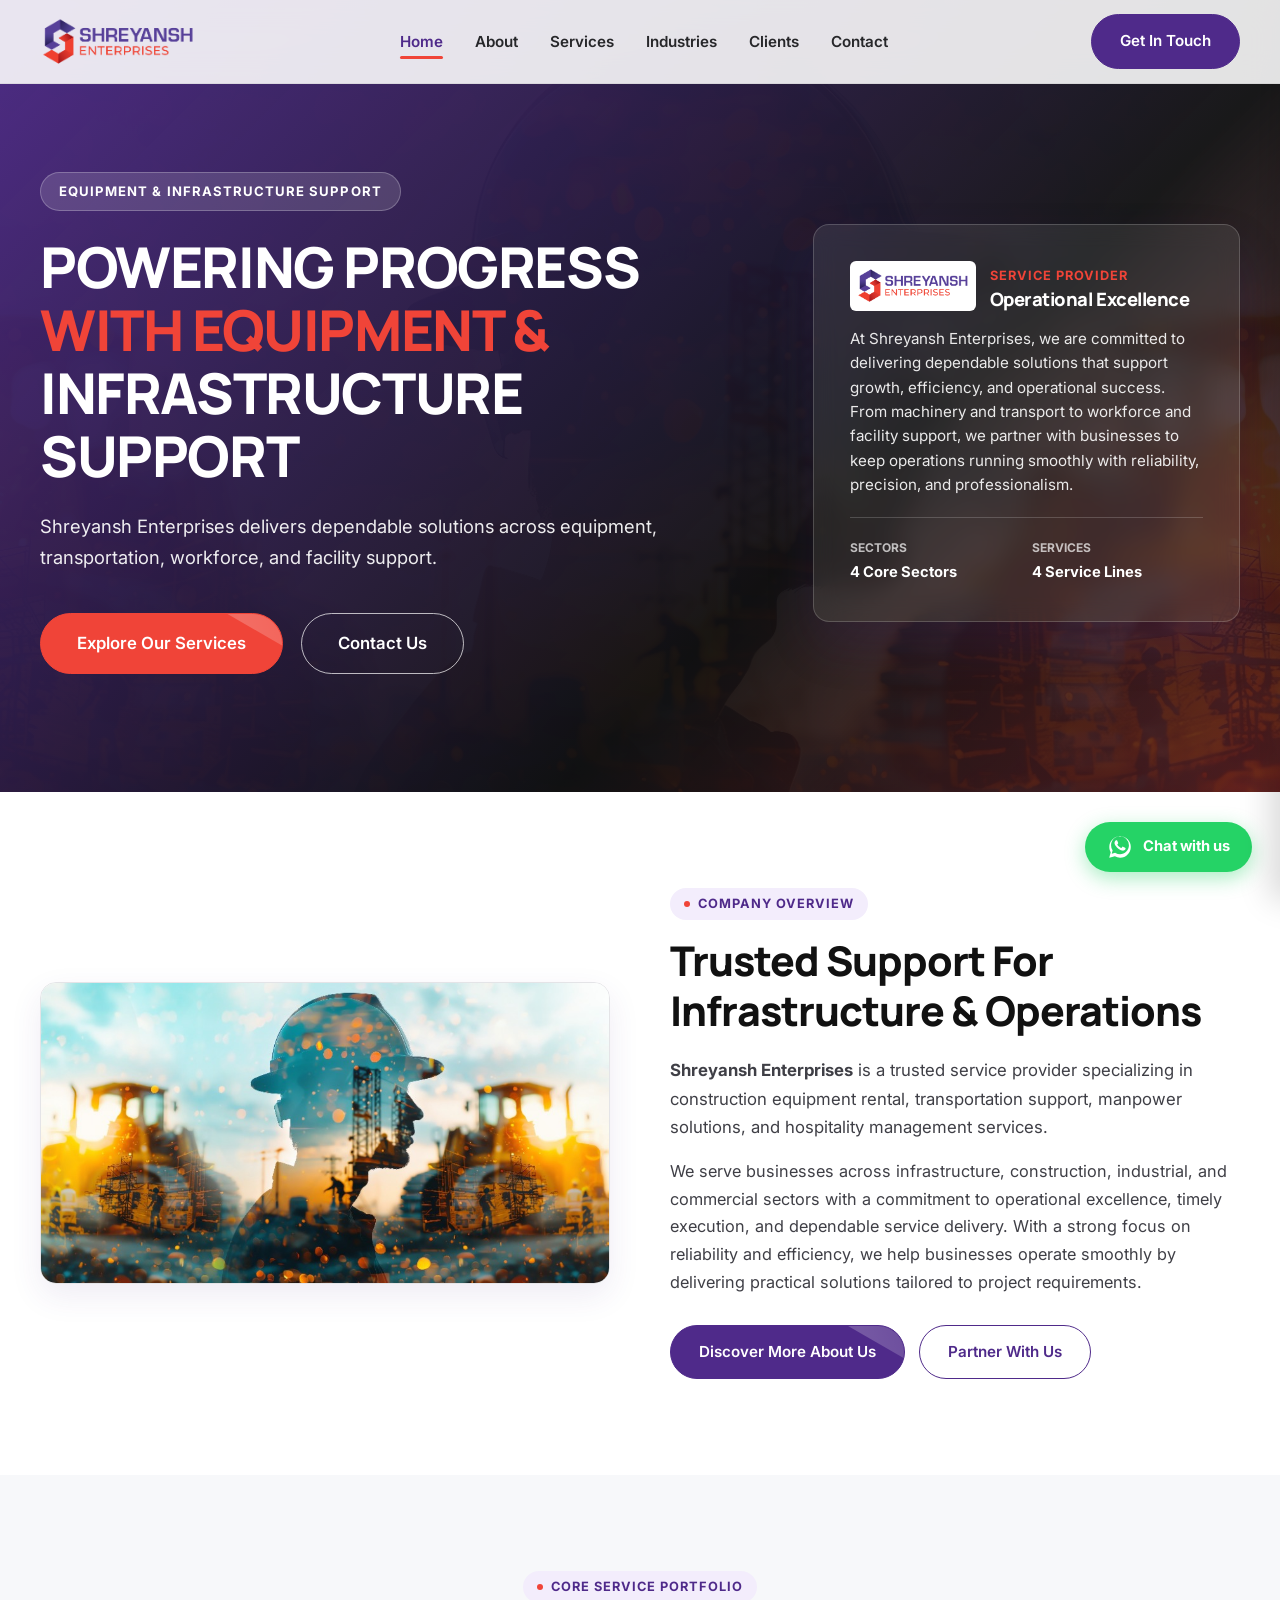
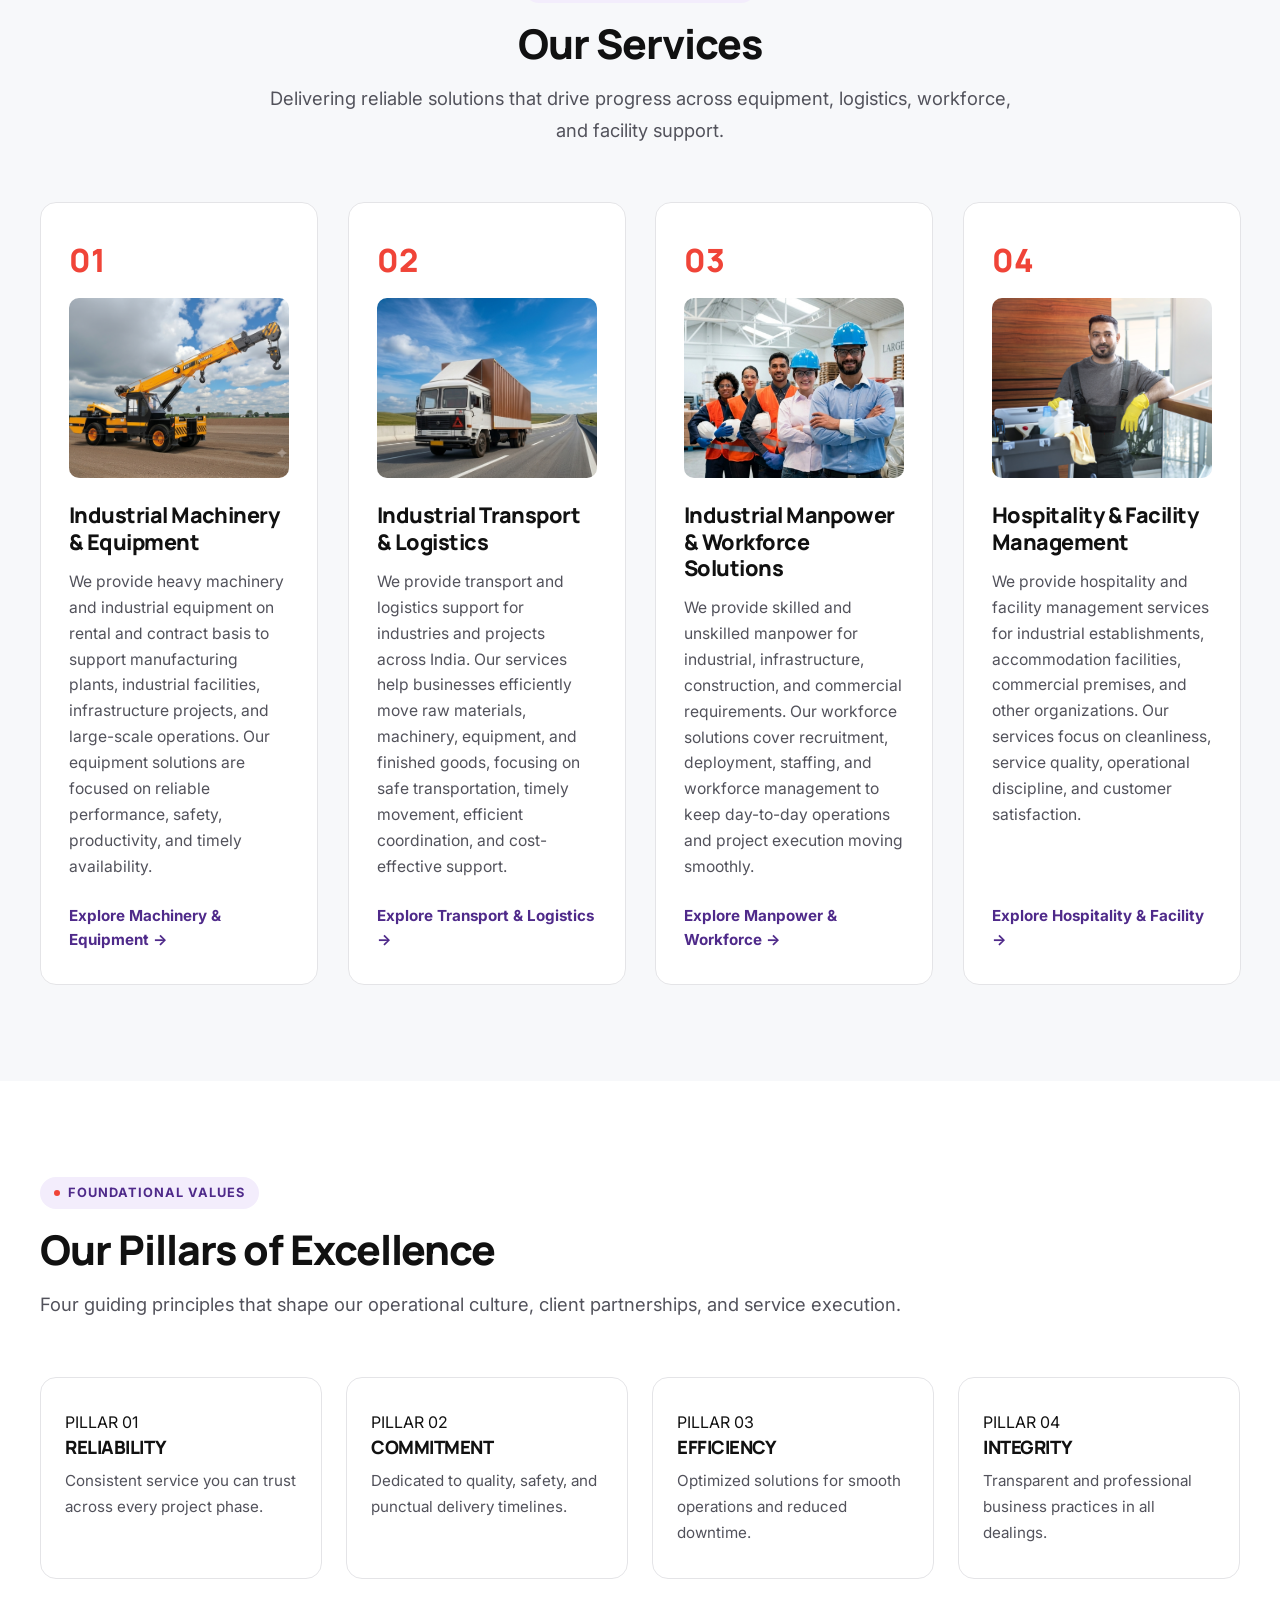
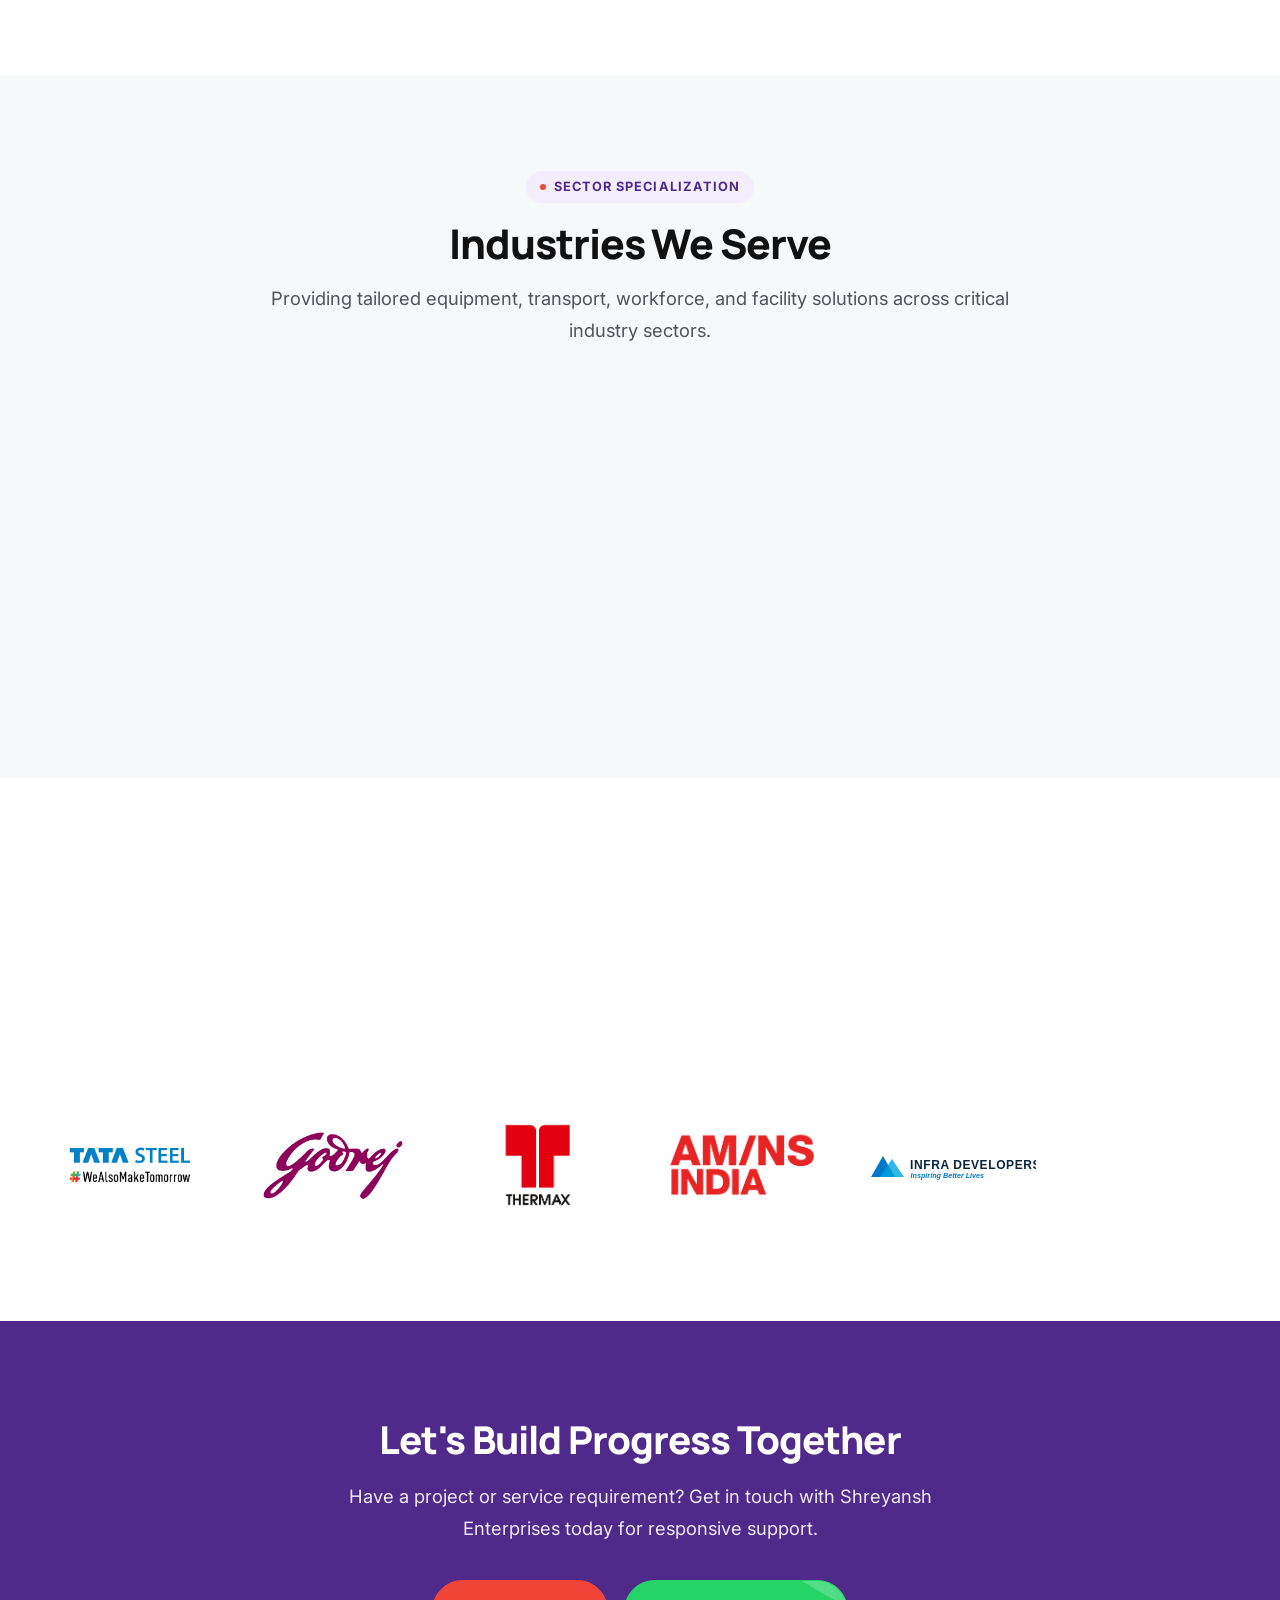
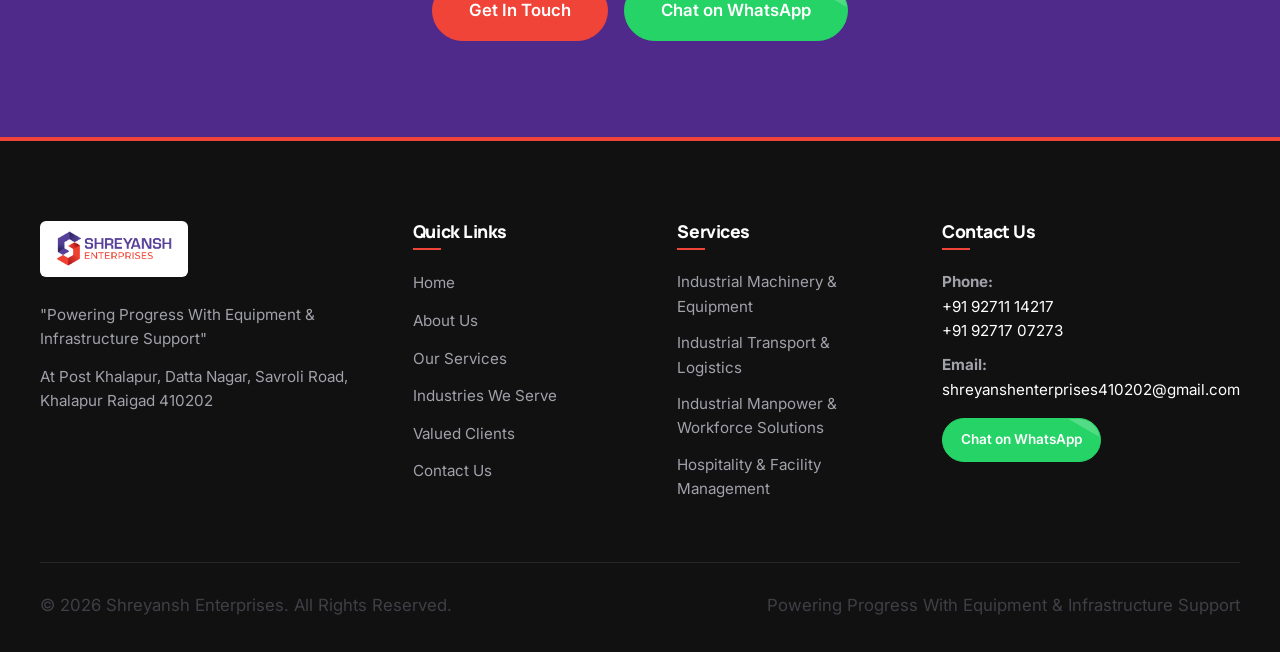
<file: index.html>
<!DOCTYPE html>
<html lang="en">
<head>
  <meta charset="UTF-8">
  <meta name="viewport" content="width=device-width, initial-scale=1.0">
  <title>Shreyansh Enterprises | Equipment &amp; Infrastructure Support</title>
  <meta name="description" content="Shreyansh Enterprises provides dependable solutions across Industrial Machinery & Equipment, Industrial Transport & Logistics, Industrial Manpower & Workforce Solutions, and Hospitality & Facility Management across India.">
  <meta name="keywords" content="Shreyansh Enterprises, Industrial Machinery & Equipment, Industrial Transport & Logistics, Industrial Manpower & Workforce Solutions, Hospitality & Facility Management, Equipment Rental, Infrastructure Support, Khalapur Raigad">
  
  <!-- Open Graph Metadata -->
  <meta property="og:title" content="Shreyansh Enterprises | Equipment &amp; Infrastructure Support">
  <meta property="og:description" content="Powering Progress With Equipment &amp; Infrastructure Support. Reliable machinery, logistics, workforce, and facility support.">
  <meta property="og:type" content="website">
  <meta property="og:url" content="https://www.shreyanshenterprises.com">
  <meta property="og:image" content="Cover Page.jpg">

  <!-- Favicon & Stylesheets -->
  <link rel="icon" type="image/png" href="Shreyansh Logo PNG.png">
  <link rel="stylesheet" href="styles/main.css">
</head>
<body>

  <!-- Header & Navigation Bar -->
  <header class="navbar">
    <div class="container navbar-container">
      <a href="index.html" class="navbar-logo" aria-label="Shreyansh Enterprises Home">
        <img src="Shreyansh Logo PNG.png" alt="Shreyansh Enterprises Logo">
      </a>

      <nav aria-label="Main Navigation">
        <ul class="nav-links">
          <li><a href="index.html" class="nav-link active">Home</a></li>
          <li><a href="about.html" class="nav-link">About</a></li>
          <li><a href="services.html" class="nav-link">Services</a></li>
          <li><a href="industries.html" class="nav-link">Industries</a></li>
          <li><a href="clients.html" class="nav-link">Clients</a></li>
          <li><a href="contact.html" class="nav-link">Contact</a></li>
        </ul>
      </nav>

      <div class="nav-cta">
        <a href="contact.html" class="btn btn-primary">Get In Touch</a>
        <button class="mobile-toggle" aria-label="Toggle mobile navigation menu" aria-expanded="false" aria-controls="mobile-menu">
          <svg viewBox="0 0 24 24"><path d="M3 18h18v-2H3v2zm0-5h18v-2H3v2zm0-7v2h18V6H3z"/></svg>
        </button>
      </div>
    </div>
  </header>

  <!-- Mobile Drawer Menu -->
  <div class="mobile-menu" id="mobile-menu" aria-label="Mobile Navigation Menu">
    <ul class="mobile-nav-links">
      <li><a href="index.html" class="mobile-nav-link active">Home</a></li>
      <li><a href="about.html" class="mobile-nav-link">About Us</a></li>
      <li><a href="services.html" class="mobile-nav-link">Our Services</a></li>
      <li><a href="industries.html" class="mobile-nav-link">Industries</a></li>
      <li><a href="clients.html" class="mobile-nav-link">Valued Clients</a></li>
      <li><a href="contact.html" class="mobile-nav-link">Contact Us</a></li>
    </ul>
    <div style="margin-top: auto; display: flex; flex-direction: column; gap: 12px;">
      <a href="contact.html" class="btn btn-primary" style="width: 100%;">Get In Touch</a>
      <a href="https://wa.me/919271707273?text=Hello%20Shreyansh%20Enterprises%2C%20I%20would%20like%20to%20know%20more%20about%20your%20services." target="_blank" rel="noopener" class="btn btn-whatsapp" style="width: 100%;">
        Chat on WhatsApp
      </a>
    </div>
  </div>

  <main>
    <!-- Hero Section -->
    <section class="hero-section">
      <div class="hero-bg-media">
        <img src="Cover Page.jpg" alt="Shreyansh Enterprises Infrastructure Operations Background">
      </div>
      <div class="hero-overlay"></div>

      <div class="container hero-container">
        <div class="hero-content">
          <div class="hero-tag">Equipment &amp; Infrastructure Support</div>
          <h1 class="hero-title">
            POWERING PROGRESS
            <span class="accent-text">WITH EQUIPMENT &amp;</span>
            INFRASTRUCTURE SUPPORT
          </h1>
          <p class="hero-subtitle">
            Shreyansh Enterprises delivers dependable solutions across equipment, transportation, workforce, and facility support.
          </p>
          <div class="hero-actions">
            <a href="services.html" class="btn btn-accent btn-lg">Explore Our Services</a>
            <a href="contact.html" class="btn btn-outline-white btn-lg">Contact Us</a>
          </div>
        </div>

        <div class="hero-card-stat">
          <div style="display: flex; align-items: center; gap: 14px; margin-bottom: 16px;">
            <div style="background: white; padding: 6px; border-radius: 6px; display: inline-flex;">
              <img src="Shreyansh Logo PNG.png" alt="Shreyansh Enterprises Emblem" style="height: 38px; width: auto;">
            </div>
            <div>
              <span style="font-size: 0.8rem; text-transform: uppercase; letter-spacing: 0.08em; color: var(--accent); font-weight: 700;">Service Provider</span>
              <h3 style="margin: 0; font-size: 1.15rem; color: white;">Operational Excellence</h3>
            </div>
          </div>
          <p style="font-size: 0.95rem; margin-bottom: 20px; line-height: 1.6; color: rgba(255,255,255,0.9);">
            At Shreyansh Enterprises, we are committed to delivering dependable solutions that support growth, efficiency, and operational success. From machinery and transport to workforce and facility support, we partner with businesses to keep operations running smoothly with reliability, precision, and professionalism.
          </p>
          <div style="display: grid; grid-template-columns: 1fr 1fr; gap: 12px; border-top: 1px solid rgba(255,255,255,0.18); padding-top: 16px;">
            <div>
              <span style="font-size: 0.75rem; color: rgba(255,255,255,0.7); text-transform: uppercase; font-weight: 700;">Sectors</span>
              <p style="color: white; font-weight: 700; margin: 0; font-size: 0.92rem;">4 Core Sectors</p>
            </div>
            <div>
              <span style="font-size: 0.75rem; color: rgba(255,255,255,0.7); text-transform: uppercase; font-weight: 700;">Services</span>
              <p style="color: white; font-weight: 700; margin: 0; font-size: 0.92rem;">4 Service Lines</p>
            </div>
          </div>
        </div>
      </div>
    </section>

    <!-- About Preview Section -->
    <section class="section">
      <div class="container">
        <div class="about-grid">
          <div class="about-image-wrapper">
            <img src="company-overview-hero.jpg" alt="Shreyansh Enterprises Industrial Infrastructure & Operations">
          </div>

          <div>
            <span class="section-badge">Company Overview</span>
            <h2 style="margin-bottom: 20px;">Trusted Support For Infrastructure &amp; Operations</h2>
            <p style="margin-bottom: 16px; font-size: 1.05rem;">
              <strong>Shreyansh Enterprises</strong> is a trusted service provider specializing in construction equipment rental, transportation support, manpower solutions, and hospitality management services.
            </p>
            <p style="margin-bottom: 28px; font-size: 1.02rem;">
              We serve businesses across infrastructure, construction, industrial, and commercial sectors with a commitment to operational excellence, timely execution, and dependable service delivery. With a strong focus on reliability and efficiency, we help businesses operate smoothly by delivering practical solutions tailored to project requirements.
            </p>
            <div style="display: flex; gap: 14px; flex-wrap: wrap;">
              <a href="about.html" class="btn btn-primary">Discover More About Us</a>
              <a href="contact.html" class="btn btn-outline">Partner With Us</a>
            </div>
          </div>
        </div>
      </div>
    </section>

    <!-- Services Section -->
    <section class="section section-light">
      <div class="container">
        <div class="section-header center">
          <span class="section-badge">Core Service Portfolio</span>
          <h2>Our Services</h2>
          <p class="section-subtitle">
            Delivering reliable solutions that drive progress across equipment, logistics, workforce, and facility support.
          </p>
        </div>

        <div class="services-grid">
          <!-- Service 01 -->
          <a href="services/heavy-machinery.html" class="service-card" aria-label="Explore Industrial Machinery & Equipment">
            <span class="service-number">01</span>
            <div class="service-card-media">
              <img src="Gemini_Generated_Image_9k3i379k3i379k3i.png" alt="Industrial Machinery & Equipment">
            </div>
            <h3 class="service-title">Industrial Machinery &amp; Equipment</h3>
            <p class="service-desc">
              We provide heavy machinery and industrial equipment on rental and contract basis to support manufacturing plants, industrial facilities, infrastructure projects, and large-scale operations. Our equipment solutions are focused on reliable performance, safety, productivity, and timely availability.
            </p>
            <span class="service-link">
              Explore Machinery &amp; Equipment &rarr;
            </span>
          </a>

          <!-- Service 02 -->
          <a href="services/transport.html" class="service-card" aria-label="Explore Industrial Transport & Logistics">
            <span class="service-number">02</span>
            <div class="service-card-media">
              <img src="transport-support.jpg" alt="Industrial Transport & Logistics">
            </div>
            <h3 class="service-title">Industrial Transport &amp; Logistics</h3>
            <p class="service-desc">
              We provide transport and logistics support for industries and projects across India. Our services help businesses efficiently move raw materials, machinery, equipment, and finished goods, focusing on safe transportation, timely movement, efficient coordination, and cost-effective support.
            </p>
            <span class="service-link">
              Explore Transport &amp; Logistics &rarr;
            </span>
          </a>

          <!-- Service 03 -->
          <a href="services/employee-management.html" class="service-card" aria-label="Explore Industrial Manpower & Workforce Solutions">
            <span class="service-number">03</span>
            <div class="service-card-media">
              <img src="Workers_link.jpg" alt="Industrial Manpower & Workforce Solutions">
            </div>
            <h3 class="service-title">Industrial Manpower &amp; Workforce Solutions</h3>
            <p class="service-desc">
              We provide skilled and unskilled manpower for industrial, infrastructure, construction, and commercial requirements. Our workforce solutions cover recruitment, deployment, staffing, and workforce management to keep day-to-day operations and project execution moving smoothly.
            </p>
            <span class="service-link">
              Explore Manpower &amp; Workforce &rarr;
            </span>
          </a>

          <!-- Service 04 -->
          <a href="services/hospitality-management.html" class="service-card" aria-label="Explore Hospitality & Facility Management">
            <span class="service-number">04</span>
            <div class="service-card-media">
              <img src="HOSPITALITY MANAGEMENT.jpg" alt="Hospitality & Facility Management">
            </div>
            <h3 class="service-title">Hospitality &amp; Facility Management</h3>
            <p class="service-desc">
              We provide hospitality and facility management services for industrial establishments, accommodation facilities, commercial premises, and other organizations. Our services focus on cleanliness, service quality, operational discipline, and customer satisfaction.
            </p>
            <span class="service-link">
              Explore Hospitality &amp; Facility &rarr;
            </span>
          </a>
        </div>
      </div>
    </section>

    <!-- Strategic Pillars Section -->
    <section class="section">
      <div class="container">
        <div class="section-header">
          <span class="section-badge">Foundational Values</span>
          <h2>Our Pillars of Excellence</h2>
          <p class="section-subtitle">
            Four guiding principles that shape our operational culture, client partnerships, and service execution.
          </p>
        </div>

        <div class="pillars-grid">
          <div class="pillar-card">
            <div class="pillar-num">PILLAR 01</div>
            <h3 class="pillar-title">RELIABILITY</h3>
            <p class="pillar-desc">Consistent service you can trust across every project phase.</p>
          </div>

          <div class="pillar-card">
            <div class="pillar-num">PILLAR 02</div>
            <h3 class="pillar-title">COMMITMENT</h3>
            <p class="pillar-desc">Dedicated to quality, safety, and punctual delivery timelines.</p>
          </div>

          <div class="pillar-card">
            <div class="pillar-num">PILLAR 03</div>
            <h3 class="pillar-title">EFFICIENCY</h3>
            <p class="pillar-desc">Optimized solutions for smooth operations and reduced downtime.</p>
          </div>

          <div class="pillar-card">
            <div class="pillar-num">PILLAR 04</div>
            <h3 class="pillar-title">INTEGRITY</h3>
            <p class="pillar-desc">Transparent and professional business practices in all dealings.</p>
          </div>
        </div>
      </div>
    </section>

    <!-- Industries Section -->
    <section class="section section-light">
      <div class="container">
        <div class="section-header center">
          <span class="section-badge">Sector Specialization</span>
          <h2>Industries We Serve</h2>
          <p class="section-subtitle">
            Providing tailored equipment, transport, workforce, and facility solutions across critical industry sectors.
          </p>
        </div>

        <div class="industries-grid">
          <div class="industry-card">
            <img src="civil-engineer-construction-worker-manager-holding-digital-tablet-blueprints-talking-planing-about-construction-site-cooperation-teamwork-concept.jpg" alt="Infrastructure Sector Support">
            <div class="industry-overlay">
              <span class="industry-num">SECTOR 01</span>
              <h3 class="industry-title">Infrastructure</h3>
            </div>
          </div>

          <div class="industry-card">
            <img src="HEAVY MACHINERY SUPPLY.jpg" alt="Construction Sector Support">
            <div class="industry-overlay">
              <span class="industry-num">SECTOR 02</span>
              <h3 class="industry-title">Construction</h3>
            </div>
          </div>

          <div class="industry-card">
            <img src="transport-support.jpg" alt="Industrial Sector Support">
            <div class="industry-overlay">
              <span class="industry-num">SECTOR 03</span>
              <h3 class="industry-title">Industrial</h3>
            </div>
          </div>

          <div class="industry-card">
            <img src="HOSPITALITY MANAGEMENT.jpg" alt="Commercial Sector Support">
            <div class="industry-overlay">
              <span class="industry-num">SECTOR 04</span>
              <h3 class="industry-title">Commercial</h3>
            </div>
          </div>
        </div>
      </div>
    </section>

    <!-- Valued Clients Section -->
    <section class="section">
      <div class="container">
        <div class="section-header center">
          <span class="section-badge">Client Portfolio</span>
          <h2>Our Valued Clients</h2>
          <p class="section-subtitle">
            Organizations supported with dependable equipment, transport logistics, and facility services.
          </p>
        </div>

        <div class="logo-wall">
          <div class="logo-item" title="Tata Steel">
            <img src="TATA Steel Logo_Rev-01.png" alt="Tata Steel Logo">
          </div>
          <div class="logo-item" title="Godrej">
            <img src="Godrej_Enterprises_Group_Logo_68c09297e3.webp" alt="Godrej Logo">
          </div>
          <div class="logo-item" title="Thermax">
            <img src="Thermax-Logo.wine.png" alt="Thermax Logo">
          </div>
          <div class="logo-item" title="AM/NS India">
            <img src="13654ff5-1f10-47cd-94e4-a8bb5aa02f08_AMNS-India-logo01-_2_.avif" alt="AM/NS India Logo">
          </div>
          <div class="logo-item" title="Infra Developers">
            <img src="assets/images/clients/infra-developers.svg" alt="Infra Developers Logo">
          </div>
        </div>
      </div>
    </section>

    <!-- Call-to-Action Banner -->
    <section class="section section-purple">
      <div class="container" style="text-align: center;">
        <h2 style="font-size: 2.4rem; margin-bottom: 18px;">Let's Build Progress Together</h2>
        <p style="font-size: 1.15rem; max-width: 660px; margin: 0 auto 36px;">
          Have a project or service requirement? Get in touch with Shreyansh Enterprises today for responsive support.
        </p>
        <div style="display: flex; gap: 16px; justify-content: center; flex-wrap: wrap;">
          <a href="contact.html" class="btn btn-accent btn-lg">Get In Touch</a>
          <a href="https://wa.me/919271707273?text=Hello%20Shreyansh%20Enterprises%2C%20I%20would%20like%20to%20know%20more%20about%20your%20services." target="_blank" rel="noopener" class="btn btn-whatsapp btn-lg">
            Chat on WhatsApp
          </a>
        </div>
      </div>
    </section>
  </main>

  <!-- Footer -->
  <footer class="footer">
    <div class="container">
      <div class="footer-grid">
        <div>
          <div class="footer-logo-container">
            <img src="Shreyansh Logo PNG.png" alt="Shreyansh Enterprises Logo" class="footer-logo">
          </div>
          <p class="footer-desc">
            "Powering Progress With Equipment &amp; Infrastructure Support"
          </p>
          <p class="footer-desc" style="margin-top: 14px;">
            At Post Khalapur, Datta Nagar, Savroli Road, Khalapur Raigad 410202
          </p>
        </div>

        <div>
          <h4 class="footer-title">Quick Links</h4>
          <ul class="footer-links">
            <li><a href="index.html" class="footer-link">Home</a></li>
            <li><a href="about.html" class="footer-link">About Us</a></li>
            <li><a href="services.html" class="footer-link">Our Services</a></li>
            <li><a href="industries.html" class="footer-link">Industries We Serve</a></li>
            <li><a href="clients.html" class="footer-link">Valued Clients</a></li>
            <li><a href="contact.html" class="footer-link">Contact Us</a></li>
          </ul>
        </div>

        <div>
          <h4 class="footer-title">Services</h4>
          <ul class="footer-links">
            <li><a href="services/heavy-machinery.html" class="footer-link">Industrial Machinery &amp; Equipment</a></li>
            <li><a href="services/transport.html" class="footer-link">Industrial Transport &amp; Logistics</a></li>
            <li><a href="services/employee-management.html" class="footer-link">Industrial Manpower &amp; Workforce Solutions</a></li>
            <li><a href="services/hospitality-management.html" class="footer-link">Hospitality &amp; Facility Management</a></li>
          </ul>
        </div>

        <div>
          <h4 class="footer-title">Contact Us</h4>
          <p class="footer-desc" style="margin-bottom: 10px;">
            <strong>Phone:</strong><br>
            <a href="tel:+919271114217" style="color: var(--white);">+91 92711 14217</a><br>
            <a href="tel:+919271707273" style="color: var(--white);">+91 92717 07273</a>
          </p>
          <p class="footer-desc" style="margin-bottom: 16px;">
            <strong>Email:</strong><br>
            <a href="mailto:shreyanshenterprises410202@gmail.com" style="color: var(--white);">shreyanshenterprises410202@gmail.com</a>
          </p>
          <a href="https://wa.me/919271707273?text=Hello%20Shreyansh%20Enterprises%2C%20I%20would%20like%20to%20know%20more%20about%20your%20services." target="_blank" rel="noopener" class="btn btn-whatsapp" style="padding: 10px 18px; font-size: 0.85rem;">
            Chat on WhatsApp
          </a>
        </div>
      </div>

      <div class="footer-bottom">
        <p>&copy; 2026 Shreyansh Enterprises. All Rights Reserved.</p>
        <p>Powering Progress With Equipment &amp; Infrastructure Support</p>
      </div>
    </div>
  </footer>

  <!-- Floating WhatsApp Widget -->
  <a href="https://wa.me/919271707273?text=Hello%20Shreyansh%20Enterprises%2C%20I%20would%20like%20to%20know%20more%20about%20your%20services." target="_blank" rel="noopener" class="floating-whatsapp" title="Chat with us on WhatsApp" aria-label="Chat with us on WhatsApp">
    <svg viewBox="0 0 24 24"><path d="M12.04 2c-5.46 0-9.91 4.45-9.91 9.91 0 1.75.46 3.45 1.32 4.95L2.05 22l5.25-1.38c1.45.79 3.08 1.21 4.74 1.21 5.46 0 9.91-4.45 9.91-9.91 0-2.65-1.03-5.14-2.9-7.01A9.84 9.84 0 0012.04 2zm.01 16.67c-1.49 0-2.95-.4-4.23-1.16l-.3-.18-3.14.82.84-3.06-.2-.31a8.18 8.18 0 01-1.26-4.37c0-4.54 3.7-8.24 8.24-8.24 2.2 0 4.27.86 5.82 2.42a8.18 8.18 0 012.42 5.82c0 4.54-3.7 8.24-8.19 8.24zm4.51-6.16c-.25-.12-1.47-.72-1.69-.8-.23-.08-.39-.12-.56.12-.17.25-.64.8-.79.97-.15.17-.3.19-.55.07-.25-.12-1.05-.39-2-1.23-.74-.66-1.24-1.47-1.39-1.72-.15-.25-.02-.38.11-.5.11-.11.25-.29.37-.43.12-.14.16-.25.25-.42.08-.17.04-.31-.02-.43s-.56-1.35-.77-1.85c-.2-.48-.41-.42-.56-.43h-.48c-.17 0-.44.06-.67.31-.23.25-.88.86-.88 2.1 0 1.24.9 2.44 1.03 2.61.12.17 1.77 2.71 4.29 3.8.6.26 1.07.41 1.44.53.61.19 1.16.17 1.6.1.49-.07 1.47-.6 1.68-1.18.21-.58.21-1.07.15-1.18-.07-.11-.22-.17-.47-.3z"/></svg>
    <span>Chat with us</span>
  </a>

  <!-- Script -->
  <script src="scripts/app.js"></script>
</body>
</html>
</file>
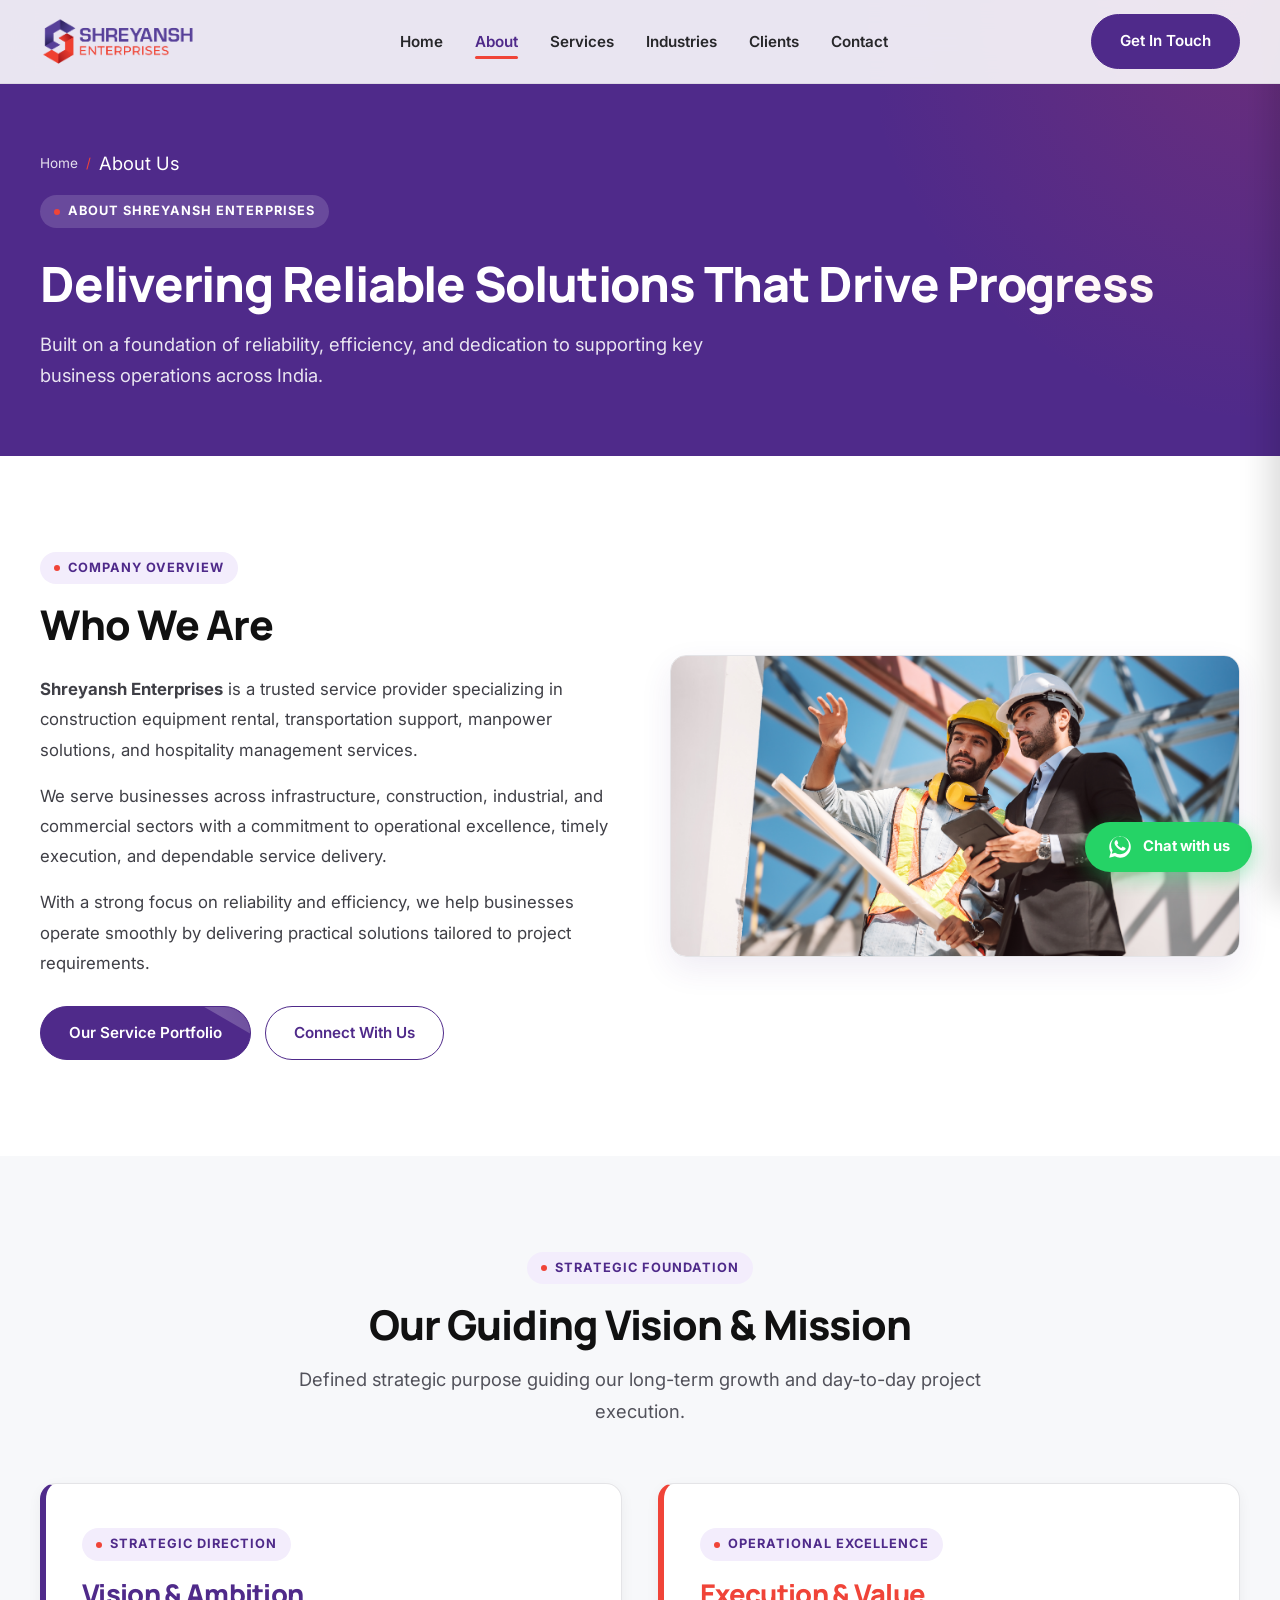
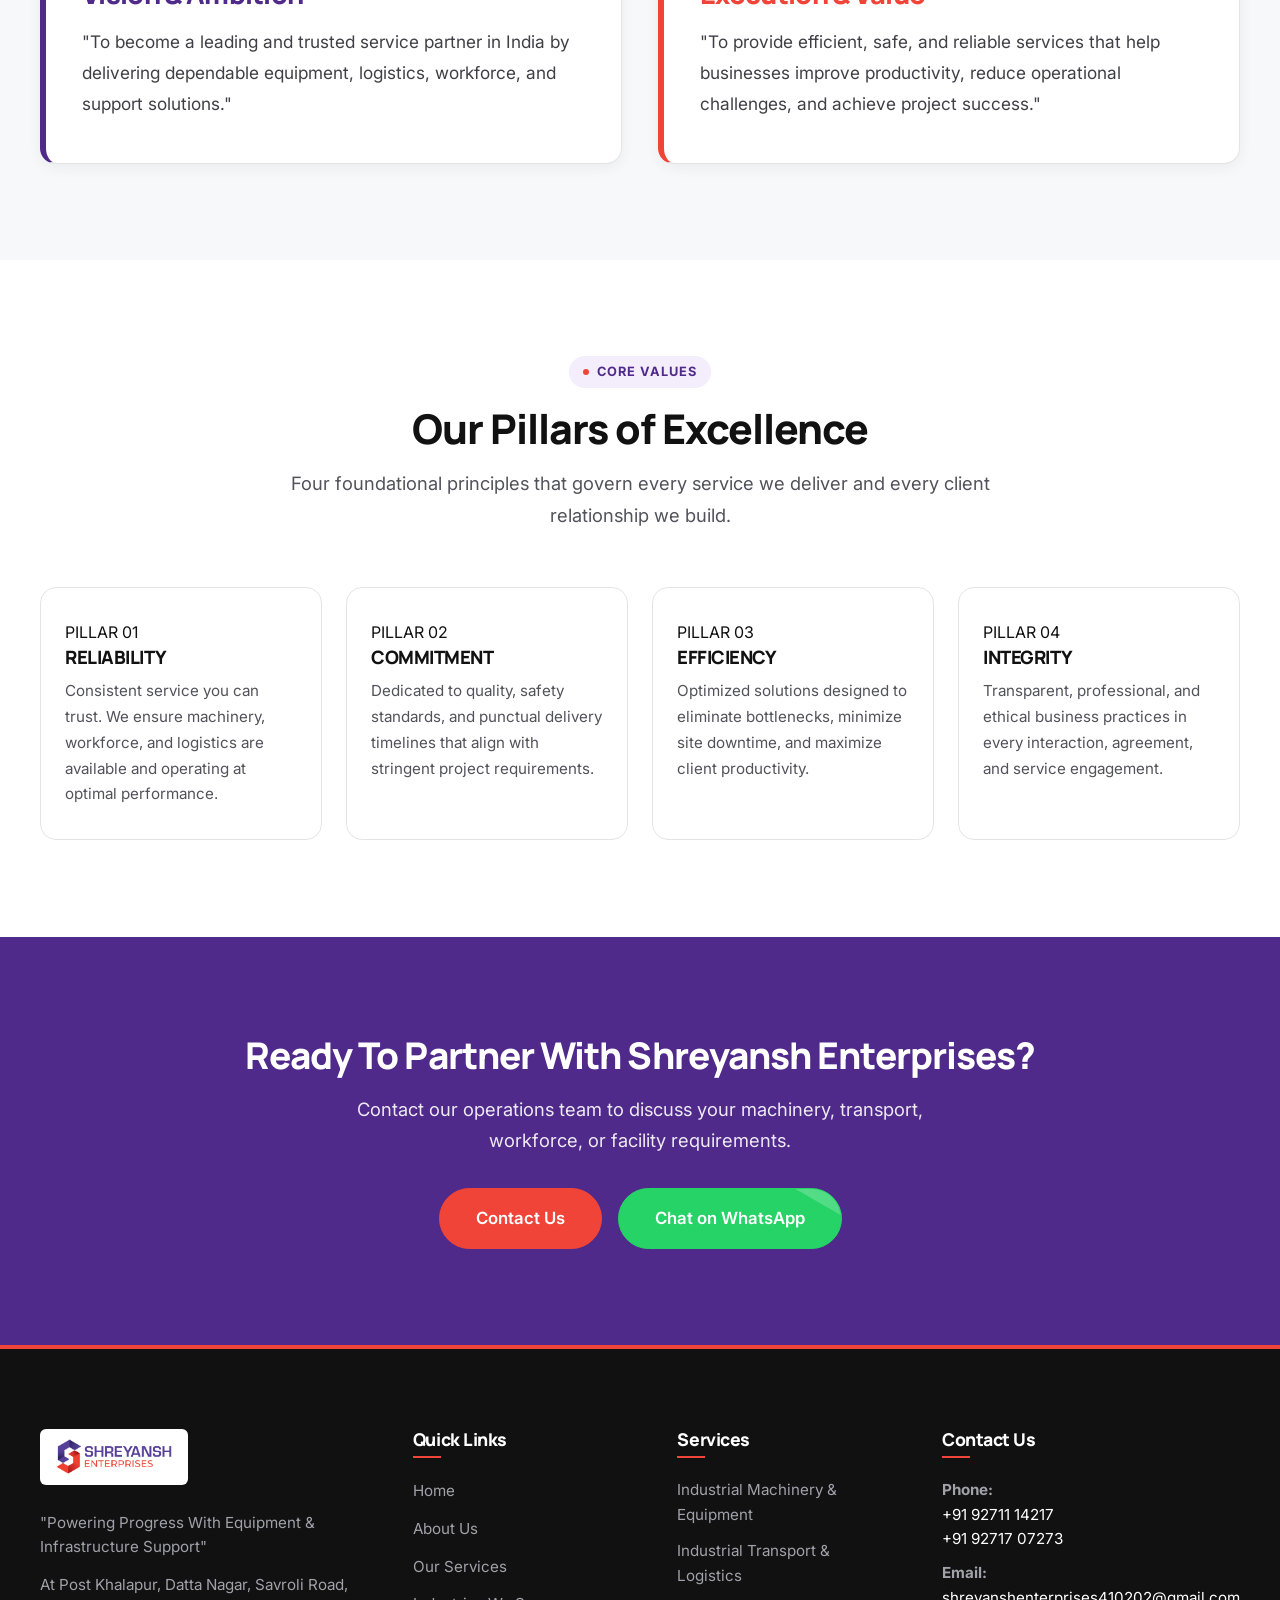
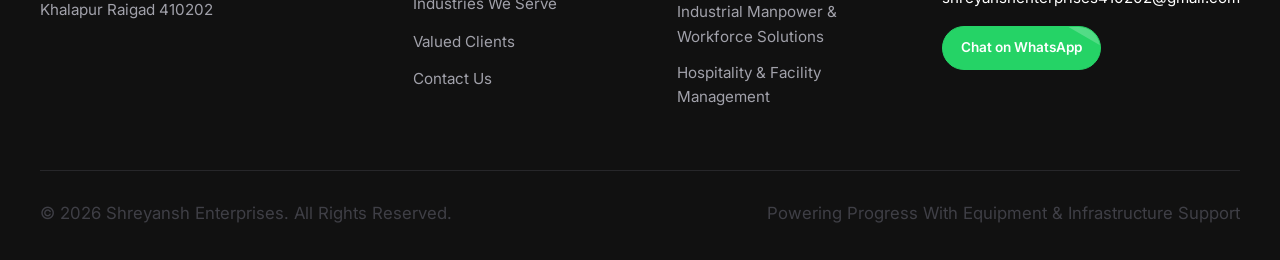
<file: about.html>
<!DOCTYPE html>
<html lang="en">
<head>
  <meta charset="UTF-8">
  <meta name="viewport" content="width=device-width, initial-scale=1.0">
  <title>About Us | Shreyansh Enterprises</title>
  <meta name="description" content="Learn about Shreyansh Enterprises - a trusted service provider specializing in construction equipment rental, transportation support, manpower solutions, and hospitality management services.">
  <meta name="keywords" content="About Shreyansh Enterprises, Strategic Direction, Operational Excellence, Pillars of Excellence, Equipment Rental Company, Khalapur Raigad">
  
  <meta property="og:title" content="About Us | Shreyansh Enterprises">
  <meta property="og:description" content="Delivering reliable solutions that drive progress across equipment, logistics, workforce, and facility support.">
  <meta property="og:type" content="website">
  <meta property="og:url" content="https://www.shreyanshenterprises.com/about.html">

  <link rel="icon" type="image/png" href="Shreyansh Logo PNG.png">
  <link rel="stylesheet" href="styles/main.css">
</head>
<body>

  <!-- Navigation Bar -->
  <header class="navbar">
    <div class="container navbar-container">
      <a href="index.html" class="navbar-logo" aria-label="Shreyansh Enterprises Home">
        <img src="Shreyansh Logo PNG.png" alt="Shreyansh Enterprises Logo">
      </a>

      <nav aria-label="Main Navigation">
        <ul class="nav-links">
          <li><a href="index.html" class="nav-link">Home</a></li>
          <li><a href="about.html" class="nav-link active">About</a></li>
          <li><a href="services.html" class="nav-link">Services</a></li>
          <li><a href="industries.html" class="nav-link">Industries</a></li>
          <li><a href="clients.html" class="nav-link">Clients</a></li>
          <li><a href="contact.html" class="nav-link">Contact</a></li>
        </ul>
      </nav>

      <div class="nav-cta">
        <a href="contact.html" class="btn btn-primary">Get In Touch</a>
        <button class="mobile-toggle" aria-label="Toggle navigation menu" aria-expanded="false" aria-controls="mobile-menu">
          <svg viewBox="0 0 24 24"><path d="M3 18h18v-2H3v2zm0-5h18v-2H3v2zm0-7v2h18V6H3z"/></svg>
        </button>
      </div>
    </div>
  </header>

  <!-- Mobile Drawer Menu -->
  <div class="mobile-menu" id="mobile-menu" aria-label="Mobile Navigation Menu">
    <ul class="mobile-nav-links">
      <li><a href="index.html" class="mobile-nav-link">Home</a></li>
      <li><a href="about.html" class="mobile-nav-link active">About Us</a></li>
      <li><a href="services.html" class="mobile-nav-link">Our Services</a></li>
      <li><a href="industries.html" class="mobile-nav-link">Industries</a></li>
      <li><a href="clients.html" class="mobile-nav-link">Valued Clients</a></li>
      <li><a href="contact.html" class="mobile-nav-link">Contact Us</a></li>
    </ul>
    <div style="margin-top: auto; display: flex; flex-direction: column; gap: 12px;">
      <a href="contact.html" class="btn btn-primary" style="width: 100%;">Get In Touch</a>
      <a href="https://wa.me/919271707273?text=Hello%20Shreyansh%20Enterprises%2C%20I%20would%20like%20to%20know%20more%20about%20your%20services." target="_blank" rel="noopener" class="btn btn-whatsapp" style="width: 100%;">
        Chat on WhatsApp
      </a>
    </div>
  </div>

  <main>
    <!-- Subpage Header -->
    <section class="subpage-hero">
      <div class="container">
        <div class="breadcrumbs">
          <a href="index.html">Home</a>
          <span>/</span>
          <p style="margin: 0; color: white; display: inline;">About Us</p>
        </div>
        <span class="section-badge" style="background: rgba(255,255,255,0.15); color: white;">About Shreyansh Enterprises</span>
        <h1>Delivering Reliable Solutions That Drive Progress</h1>
        <p>
          Built on a foundation of reliability, efficiency, and dedication to supporting key business operations across India.
        </p>
      </div>
    </section>

    <!-- Company Overview -->
    <section class="section">
      <div class="container">
        <div class="about-grid">
          <div>
            <span class="section-badge">Company Overview</span>
            <h2 style="margin-bottom: 24px;">Who We Are</h2>
            <p style="margin-bottom: 16px; font-size: 1.05rem; line-height: 1.8;">
              <strong>Shreyansh Enterprises</strong> is a trusted service provider specializing in construction equipment rental, transportation support, manpower solutions, and hospitality management services.
            </p>
            <p style="margin-bottom: 16px; line-height: 1.8;">
              We serve businesses across infrastructure, construction, industrial, and commercial sectors with a commitment to operational excellence, timely execution, and dependable service delivery.
            </p>
            <p style="margin-bottom: 28px; line-height: 1.8;">
              With a strong focus on reliability and efficiency, we help businesses operate smoothly by delivering practical solutions tailored to project requirements.
            </p>
            <div style="display: flex; gap: 14px; flex-wrap: wrap;">
              <a href="services.html" class="btn btn-primary">Our Service Portfolio</a>
              <a href="contact.html" class="btn btn-outline">Connect With Us</a>
            </div>
          </div>

          <div class="about-image-wrapper">
            <img src="civil-engineer-construction-worker-manager-holding-digital-tablet-blueprints-talking-planing-about-construction-site-cooperation-teamwork-concept.jpg" alt="Shreyansh Enterprises Project Operations">
          </div>
        </div>
      </div>
    </section>

    <!-- Strategic Direction & Operational Excellence -->
    <section class="section section-light">
      <div class="container">
        <div class="section-header center">
          <span class="section-badge">Strategic Foundation</span>
          <h2>Our Guiding Vision &amp; Mission</h2>
          <p class="section-subtitle">
            Defined strategic purpose guiding our long-term growth and day-to-day project execution.
          </p>
        </div>

        <div style="display: grid; grid-template-columns: repeat(auto-fit, minmax(320px, 1fr)); gap: 36px;">
          <div style="background: var(--white); padding: 44px 36px; border-radius: var(--radius-lg); border-left: 6px solid var(--primary); box-shadow: var(--shadow-sm); border-top: 1px solid var(--gray-200); border-right: 1px solid var(--gray-200); border-bottom: 1px solid var(--gray-200);">
            <span class="section-badge">Strategic Direction</span>
            <h3 style="font-size: 1.7rem; margin-bottom: 16px; color: var(--primary);">Vision &amp; Ambition</h3>
            <p style="font-size: 1.08rem; line-height: 1.8; color: var(--gray-700);">
              "To become a leading and trusted service partner in India by delivering dependable equipment, logistics, workforce, and support solutions."
            </p>
          </div>

          <div style="background: var(--white); padding: 44px 36px; border-radius: var(--radius-lg); border-left: 6px solid var(--accent); box-shadow: var(--shadow-sm); border-top: 1px solid var(--gray-200); border-right: 1px solid var(--gray-200); border-bottom: 1px solid var(--gray-200);">
            <span class="section-badge">Operational Excellence</span>
            <h3 style="font-size: 1.7rem; margin-bottom: 16px; color: var(--accent);">Execution &amp; Value</h3>
            <p style="font-size: 1.08rem; line-height: 1.8; color: var(--gray-700);">
              "To provide efficient, safe, and reliable services that help businesses improve productivity, reduce operational challenges, and achieve project success."
            </p>
          </div>
        </div>
      </div>
    </section>

    <!-- Pillars of Excellence -->
    <section class="section">
      <div class="container">
        <div class="section-header center">
          <span class="section-badge">Core Values</span>
          <h2>Our Pillars of Excellence</h2>
          <p class="section-subtitle">
            Four foundational principles that govern every service we deliver and every client relationship we build.
          </p>
        </div>

        <div class="pillars-grid">
          <div class="pillar-card">
            <div class="pillar-num">PILLAR 01</div>
            <h3 class="pillar-title">RELIABILITY</h3>
            <p class="pillar-desc">
              Consistent service you can trust. We ensure machinery, workforce, and logistics are available and operating at optimal performance.
            </p>
          </div>

          <div class="pillar-card">
            <div class="pillar-num">PILLAR 02</div>
            <h3 class="pillar-title">COMMITMENT</h3>
            <p class="pillar-desc">
              Dedicated to quality, safety standards, and punctual delivery timelines that align with stringent project requirements.
            </p>
          </div>

          <div class="pillar-card">
            <div class="pillar-num">PILLAR 03</div>
            <h3 class="pillar-title">EFFICIENCY</h3>
            <p class="pillar-desc">
              Optimized solutions designed to eliminate bottlenecks, minimize site downtime, and maximize client productivity.
            </p>
          </div>

          <div class="pillar-card">
            <div class="pillar-num">PILLAR 04</div>
            <h3 class="pillar-title">INTEGRITY</h3>
            <p class="pillar-desc">
              Transparent, professional, and ethical business practices in every interaction, agreement, and service engagement.
            </p>
          </div>
        </div>
      </div>
    </section>

    <!-- Call to Action Banner -->
    <section class="section section-purple">
      <div class="container" style="text-align: center;">
        <h2 style="font-size: 2.3rem; margin-bottom: 16px;">Ready To Partner With Shreyansh Enterprises?</h2>
        <p style="font-size: 1.15rem; max-width: 660px; margin: 0 auto 32px;">
          Contact our operations team to discuss your machinery, transport, workforce, or facility requirements.
        </p>
        <div style="display: flex; gap: 16px; justify-content: center; flex-wrap: wrap;">
          <a href="contact.html" class="btn btn-accent btn-lg">Contact Us</a>
          <a href="https://wa.me/919271707273?text=Hello%20Shreyansh%20Enterprises%2C%20I%20would%20like%20to%20know%20more%20about%20your%20services." target="_blank" rel="noopener" class="btn btn-whatsapp btn-lg">
            Chat on WhatsApp
          </a>
        </div>
      </div>
    </section>
  </main>

  <!-- Footer -->
  <footer class="footer">
    <div class="container">
      <div class="footer-grid">
        <div>
          <div class="footer-logo-container">
            <img src="Shreyansh Logo PNG.png" alt="Shreyansh Enterprises Logo" class="footer-logo">
          </div>
          <p class="footer-desc">"Powering Progress With Equipment &amp; Infrastructure Support"</p>
          <p class="footer-desc" style="margin-top: 14px;">
            At Post Khalapur, Datta Nagar, Savroli Road, Khalapur Raigad 410202
          </p>
        </div>

        <div>
          <h4 class="footer-title">Quick Links</h4>
          <ul class="footer-links">
            <li><a href="index.html" class="footer-link">Home</a></li>
            <li><a href="about.html" class="footer-link">About Us</a></li>
            <li><a href="services.html" class="footer-link">Our Services</a></li>
            <li><a href="industries.html" class="footer-link">Industries We Serve</a></li>
            <li><a href="clients.html" class="footer-link">Valued Clients</a></li>
            <li><a href="contact.html" class="footer-link">Contact Us</a></li>
          </ul>
        </div>

        <div>
          <h4 class="footer-title">Services</h4>
          <ul class="footer-links">
            <li><a href="services/heavy-machinery.html" class="footer-link">Industrial Machinery &amp; Equipment</a></li>
            <li><a href="services/transport.html" class="footer-link">Industrial Transport &amp; Logistics</a></li>
            <li><a href="services/employee-management.html" class="footer-link">Industrial Manpower &amp; Workforce Solutions</a></li>
            <li><a href="services/hospitality-management.html" class="footer-link">Hospitality &amp; Facility Management</a></li>
          </ul>
        </div>

        <div>
          <h4 class="footer-title">Contact Us</h4>
          <p class="footer-desc" style="margin-bottom: 10px;">
            <strong>Phone:</strong><br>
            <a href="tel:+919271114217" style="color: var(--white);">+91 92711 14217</a><br>
            <a href="tel:+919271707273" style="color: var(--white);">+91 92717 07273</a>
          </p>
          <p class="footer-desc" style="margin-bottom: 16px;">
            <strong>Email:</strong><br>
            <a href="mailto:shreyanshenterprises410202@gmail.com" style="color: var(--white);">shreyanshenterprises410202@gmail.com</a>
          </p>
          <a href="https://wa.me/919271707273?text=Hello%20Shreyansh%20Enterprises%2C%20I%20would%20like%20to%20know%20more%20about%20your%20services." target="_blank" rel="noopener" class="btn btn-whatsapp" style="padding: 10px 18px; font-size: 0.85rem;">
            Chat on WhatsApp
          </a>
        </div>
      </div>

      <div class="footer-bottom">
        <p>&copy; 2026 Shreyansh Enterprises. All Rights Reserved.</p>
        <p>Powering Progress With Equipment &amp; Infrastructure Support</p>
      </div>
    </div>
  </footer>

  <!-- Floating WhatsApp Widget -->
  <a href="https://wa.me/919271707273?text=Hello%20Shreyansh%20Enterprises%2C%20I%20would%20like%20to%20know%20more%20about%20your%20services." target="_blank" rel="noopener" class="floating-whatsapp" title="Chat with us on WhatsApp" aria-label="Chat with us on WhatsApp">
    <svg viewBox="0 0 24 24"><path d="M12.04 2c-5.46 0-9.91 4.45-9.91 9.91 0 1.75.46 3.45 1.32 4.95L2.05 22l5.25-1.38c1.45.79 3.08 1.21 4.74 1.21 5.46 0 9.91-4.45 9.91-9.91 0-2.65-1.03-5.14-2.9-7.01A9.84 9.84 0 0012.04 2zm.01 16.67c-1.49 0-2.95-.4-4.23-1.16l-.3-.18-3.14.82.84-3.06-.2-.31a8.18 8.18 0 01-1.26-4.37c0-4.54 3.7-8.24 8.24-8.24 2.2 0 4.27.86 5.82 2.42a8.18 8.18 0 012.42 5.82c0 4.54-3.7 8.24-8.19 8.24zm4.51-6.16c-.25-.12-1.47-.72-1.69-.8-.23-.08-.39-.12-.56.12-.17.25-.64.8-.79.97-.15.17-.3.19-.55.07-.25-.12-1.05-.39-2-1.23-.74-.66-1.24-1.47-1.39-1.72-.15-.25-.02-.38.11-.5.11-.11.25-.29.37-.43.12-.14.16-.25.25-.42.08-.17.04-.31-.02-.43s-.56-1.35-.77-1.85c-.2-.48-.41-.42-.56-.43h-.48c-.17 0-.44.06-.67.31-.23.25-.88.86-.88 2.1 0 1.24.9 2.44 1.03 2.61.12.17 1.77 2.71 4.29 3.8.6.26 1.07.41 1.44.53.61.19 1.16.17 1.6.1.49-.07 1.47-.6 1.68-1.18.21-.58.21-1.07.15-1.18-.07-.11-.22-.17-.47-.3z"/></svg>
    <span>Chat with us</span>
  </a>

  <!-- Script -->
  <script src="scripts/app.js"></script>
</body>
</html>
</file>
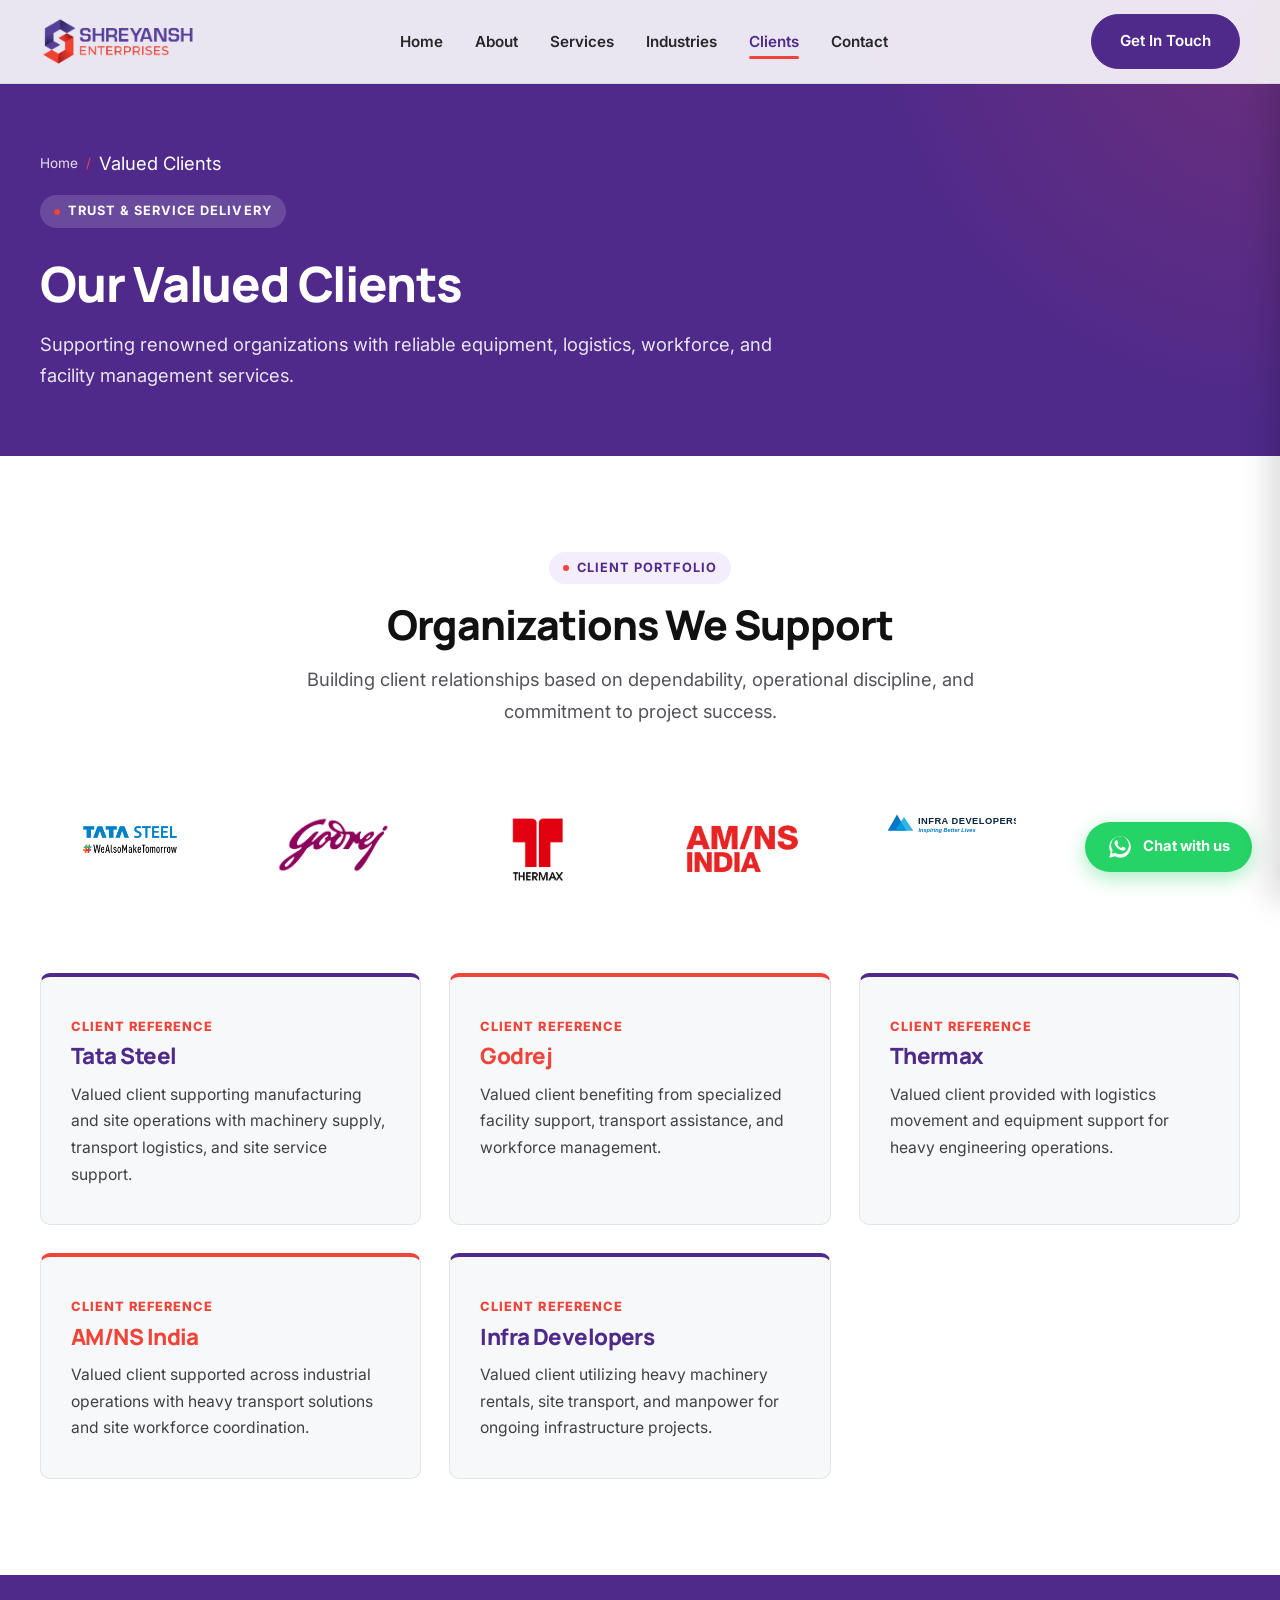
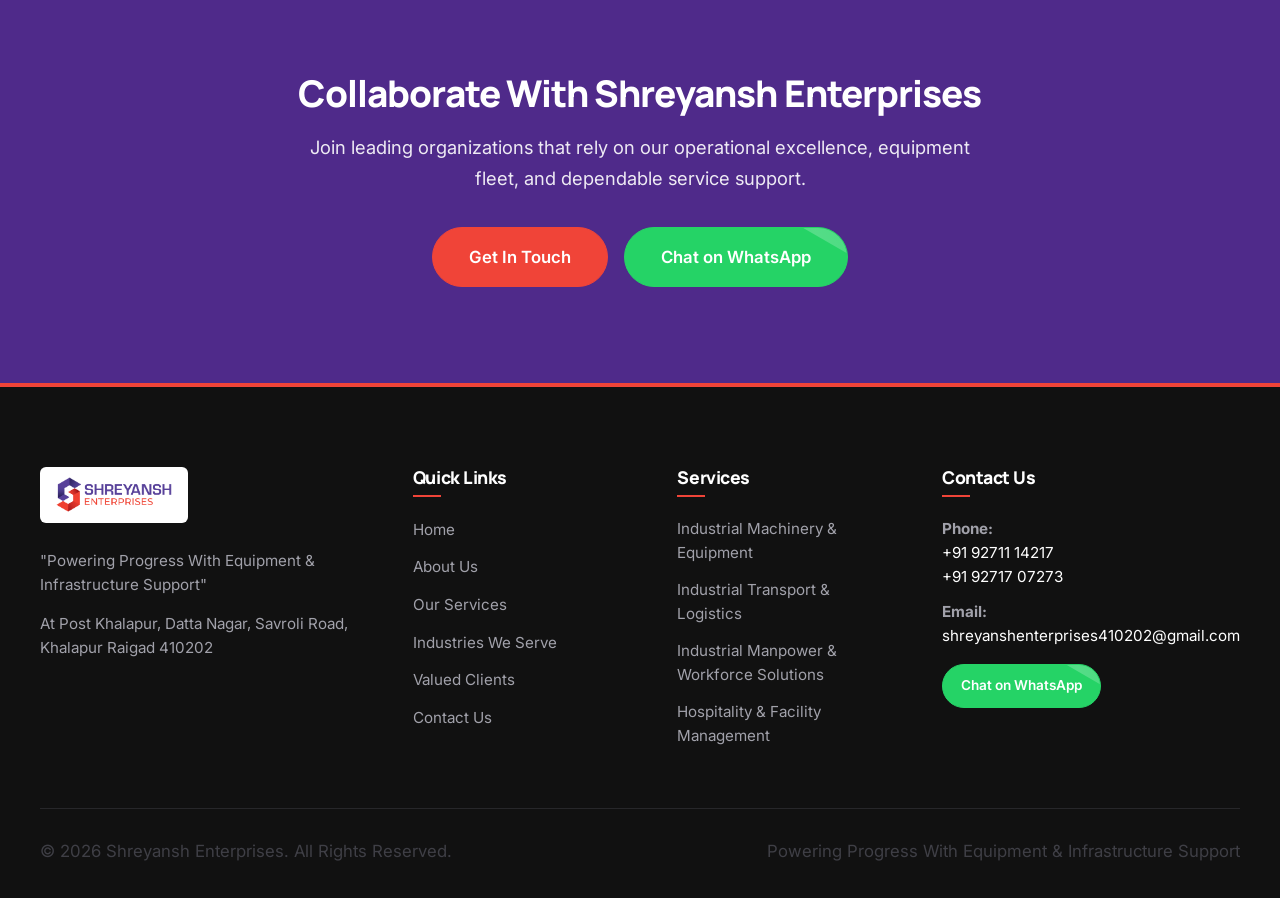
<file: clients.html>
<!DOCTYPE html>
<html lang="en">
<head>
  <meta charset="UTF-8">
  <meta name="viewport" content="width=device-width, initial-scale=1.0">
  <title>Valued Clients | Shreyansh Enterprises</title>
  <meta name="description" content="Our Valued Clients - Shreyansh Enterprises supports leading industrial names including Tata Steel, Godrej, Thermax, AM/NS India, and Infra Developers.">
  <meta name="keywords" content="Shreyansh Enterprises Clients, Tata Steel, Godrej, Thermax, AM/NS India, Infra Developers, Equipment Vendor, Logistics Support">
  
  <meta property="og:title" content="Valued Clients | Shreyansh Enterprises">
  <meta property="og:description" content="Organizations supported by Shreyansh Enterprises with dependable equipment, logistics, workforce, and facility services.">
  <meta property="og:type" content="website">
  <meta property="og:url" content="https://www.shreyanshenterprises.com/clients.html">

  <link rel="icon" type="image/png" href="Shreyansh Logo PNG.png">
  <link rel="stylesheet" href="styles/main.css">
</head>
<body>

  <!-- Navigation Bar -->
  <header class="navbar">
    <div class="container navbar-container">
      <a href="index.html" class="navbar-logo" aria-label="Shreyansh Enterprises Home">
        <img src="Shreyansh Logo PNG.png" alt="Shreyansh Enterprises Logo">
      </a>

      <nav aria-label="Main Navigation">
        <ul class="nav-links">
          <li><a href="index.html" class="nav-link">Home</a></li>
          <li><a href="about.html" class="nav-link">About</a></li>
          <li><a href="services.html" class="nav-link">Services</a></li>
          <li><a href="industries.html" class="nav-link">Industries</a></li>
          <li><a href="clients.html" class="nav-link active">Clients</a></li>
          <li><a href="contact.html" class="nav-link">Contact</a></li>
        </ul>
      </nav>

      <div class="nav-cta">
        <a href="contact.html" class="btn btn-primary">Get In Touch</a>
        <button class="mobile-toggle" aria-label="Toggle navigation menu" aria-expanded="false" aria-controls="mobile-menu">
          <svg viewBox="0 0 24 24"><path d="M3 18h18v-2H3v2zm0-5h18v-2H3v2zm0-7v2h18V6H3z"/></svg>
        </button>
      </div>
    </div>
  </header>

  <!-- Mobile Drawer Menu -->
  <div class="mobile-menu" id="mobile-menu" aria-label="Mobile Navigation Menu">
    <ul class="mobile-nav-links">
      <li><a href="index.html" class="mobile-nav-link">Home</a></li>
      <li><a href="about.html" class="mobile-nav-link">About Us</a></li>
      <li><a href="services.html" class="mobile-nav-link">Our Services</a></li>
      <li><a href="industries.html" class="mobile-nav-link">Industries</a></li>
      <li><a href="clients.html" class="mobile-nav-link active">Valued Clients</a></li>
      <li><a href="contact.html" class="mobile-nav-link">Contact Us</a></li>
    </ul>
    <div style="margin-top: auto; display: flex; flex-direction: column; gap: 12px;">
      <a href="contact.html" class="btn btn-primary" style="width: 100%;">Get In Touch</a>
      <a href="https://wa.me/919271707273?text=Hello%20Shreyansh%20Enterprises%2C%20I%20would%20like%20to%20know%20more%20about%20your%20services." target="_blank" rel="noopener" class="btn btn-whatsapp" style="width: 100%;">
        Chat on WhatsApp
      </a>
    </div>
  </div>

  <main>
    <!-- Header -->
    <section class="subpage-hero">
      <div class="container">
        <div class="breadcrumbs">
          <a href="index.html">Home</a>
          <span>/</span>
          <p style="margin: 0; color: white; display: inline;">Valued Clients</p>
        </div>
        <span class="section-badge" style="background: rgba(255,255,255,0.15); color: white;">Trust &amp; Service Delivery</span>
        <h1>Our Valued Clients</h1>
        <p>
          Supporting renowned organizations with reliable equipment, logistics, workforce, and facility management services.
        </p>
      </div>
    </section>

    <!-- Logo Wall Section -->
    <section class="section">
      <div class="container">
        <div class="section-header center">
          <span class="section-badge">Client Portfolio</span>
          <h2>Organizations We Support</h2>
          <p class="section-subtitle">
            Building client relationships based on dependability, operational discipline, and commitment to project success.
          </p>
        </div>

        <div class="logo-wall" style="margin-bottom: 60px;">
          <div class="logo-item" style="height: 130px; padding: 20px;" title="Tata Steel">
            <img src="TATA Steel Logo_Rev-01.png" alt="Tata Steel Logo">
          </div>

          <div class="logo-item" style="height: 130px; padding: 20px;" title="Godrej">
            <img src="Godrej_Enterprises_Group_Logo_68c09297e3.webp" alt="Godrej Logo">
          </div>

          <div class="logo-item" style="height: 130px; padding: 20px;" title="Thermax">
            <img src="Thermax-Logo.wine.png" alt="Thermax Logo">
          </div>

          <div class="logo-item" style="height: 130px; padding: 20px;" title="AM/NS India">
            <img src="13654ff5-1f10-47cd-94e4-a8bb5aa02f08_AMNS-India-logo01-_2_.avif" alt="AM/NS India Logo">
          </div>

          <div class="logo-item" style="height: 130px; padding: 20px;" title="Infra Developers">
            <img src="assets/images/clients/infra-developers.svg" alt="Infra Developers Logo">
          </div>
        </div>

        <!-- Client Showcase Breakdown -->
        <div style="display: grid; grid-template-columns: repeat(auto-fit, minmax(300px, 1fr)); gap: 28px;">
          
          <div style="background-color: var(--gray-50); padding: 36px 30px; border-radius: var(--radius-md); border-top: 4px solid var(--primary); border-left: 1px solid var(--gray-200); border-right: 1px solid var(--gray-200); border-bottom: 1px solid var(--gray-200);">
            <span style="font-size: 0.8rem; font-weight: 800; color: var(--accent); letter-spacing: 0.08em;">CLIENT REFERENCE</span>
            <h3 style="font-size: 1.4rem; margin-top: 4px; margin-bottom: 12px; color: var(--primary);">Tata Steel</h3>
            <p style="color: var(--gray-700); font-size: 0.98rem; line-height: 1.7;">
              Valued client supporting manufacturing and site operations with machinery supply, transport logistics, and site service support.
            </p>
          </div>

          <div style="background-color: var(--gray-50); padding: 36px 30px; border-radius: var(--radius-md); border-top: 4px solid var(--accent); border-left: 1px solid var(--gray-200); border-right: 1px solid var(--gray-200); border-bottom: 1px solid var(--gray-200);">
            <span style="font-size: 0.8rem; font-weight: 800; color: var(--accent); letter-spacing: 0.08em;">CLIENT REFERENCE</span>
            <h3 style="font-size: 1.4rem; margin-top: 4px; margin-bottom: 12px; color: var(--accent);">Godrej</h3>
            <p style="color: var(--gray-700); font-size: 0.98rem; line-height: 1.7;">
              Valued client benefiting from specialized facility support, transport assistance, and workforce management.
            </p>
          </div>

          <div style="background-color: var(--gray-50); padding: 36px 30px; border-radius: var(--radius-md); border-top: 4px solid var(--primary); border-left: 1px solid var(--gray-200); border-right: 1px solid var(--gray-200); border-bottom: 1px solid var(--gray-200);">
            <span style="font-size: 0.8rem; font-weight: 800; color: var(--accent); letter-spacing: 0.08em;">CLIENT REFERENCE</span>
            <h3 style="font-size: 1.4rem; margin-top: 4px; margin-bottom: 12px; color: var(--primary);">Thermax</h3>
            <p style="color: var(--gray-700); font-size: 0.98rem; line-height: 1.7;">
              Valued client provided with logistics movement and equipment support for heavy engineering operations.
            </p>
          </div>

          <div style="background-color: var(--gray-50); padding: 36px 30px; border-radius: var(--radius-md); border-top: 4px solid var(--accent); border-left: 1px solid var(--gray-200); border-right: 1px solid var(--gray-200); border-bottom: 1px solid var(--gray-200);">
            <span style="font-size: 0.8rem; font-weight: 800; color: var(--accent); letter-spacing: 0.08em;">CLIENT REFERENCE</span>
            <h3 style="font-size: 1.4rem; margin-top: 4px; margin-bottom: 12px; color: var(--accent);">AM/NS India</h3>
            <p style="color: var(--gray-700); font-size: 0.98rem; line-height: 1.7;">
              Valued client supported across industrial operations with heavy transport solutions and site workforce coordination.
            </p>
          </div>

          <div style="background-color: var(--gray-50); padding: 36px 30px; border-radius: var(--radius-md); border-top: 4px solid var(--primary); border-left: 1px solid var(--gray-200); border-right: 1px solid var(--gray-200); border-bottom: 1px solid var(--gray-200);">
            <span style="font-size: 0.8rem; font-weight: 800; color: var(--accent); letter-spacing: 0.08em;">CLIENT REFERENCE</span>
            <h3 style="font-size: 1.4rem; margin-top: 4px; margin-bottom: 12px; color: var(--primary);">Infra Developers</h3>
            <p style="color: var(--gray-700); font-size: 0.98rem; line-height: 1.7;">
              Valued client utilizing heavy machinery rentals, site transport, and manpower for ongoing infrastructure projects.
            </p>
          </div>

        </div>
      </div>
    </section>

    <!-- Call to Action Banner -->
    <section class="section section-purple">
      <div class="container" style="text-align: center;">
        <h2 style="font-size: 2.3rem; margin-bottom: 16px;">Collaborate With Shreyansh Enterprises</h2>
        <p style="font-size: 1.15rem; max-width: 660px; margin: 0 auto 32px;">
          Join leading organizations that rely on our operational excellence, equipment fleet, and dependable service support.
        </p>
        <div style="display: flex; gap: 16px; justify-content: center; flex-wrap: wrap;">
          <a href="contact.html" class="btn btn-accent btn-lg">Get In Touch</a>
          <a href="https://wa.me/919271707273?text=Hello%20Shreyansh%20Enterprises%2C%20I%20would%20like%20to%20know%20more%20about%20your%20services." target="_blank" rel="noopener" class="btn btn-whatsapp btn-lg">
            Chat on WhatsApp
          </a>
        </div>
      </div>
    </section>
  </main>

  <!-- Footer -->
  <footer class="footer">
    <div class="container">
      <div class="footer-grid">
        <div>
          <div class="footer-logo-container">
            <img src="Shreyansh Logo PNG.png" alt="Shreyansh Enterprises Logo" class="footer-logo">
          </div>
          <p class="footer-desc">"Powering Progress With Equipment &amp; Infrastructure Support"</p>
          <p class="footer-desc" style="margin-top: 14px;">
            At Post Khalapur, Datta Nagar, Savroli Road, Khalapur Raigad 410202
          </p>
        </div>

        <div>
          <h4 class="footer-title">Quick Links</h4>
          <ul class="footer-links">
            <li><a href="index.html" class="footer-link">Home</a></li>
            <li><a href="about.html" class="footer-link">About Us</a></li>
            <li><a href="services.html" class="footer-link">Our Services</a></li>
            <li><a href="industries.html" class="footer-link">Industries We Serve</a></li>
            <li><a href="clients.html" class="footer-link">Valued Clients</a></li>
            <li><a href="contact.html" class="footer-link">Contact Us</a></li>
          </ul>
        </div>

        <div>
          <h4 class="footer-title">Services</h4>
          <ul class="footer-links">
            <li><a href="services/heavy-machinery.html" class="footer-link">Industrial Machinery &amp; Equipment</a></li>
            <li><a href="services/transport.html" class="footer-link">Industrial Transport &amp; Logistics</a></li>
            <li><a href="services/employee-management.html" class="footer-link">Industrial Manpower &amp; Workforce Solutions</a></li>
            <li><a href="services/hospitality-management.html" class="footer-link">Hospitality &amp; Facility Management</a></li>
          </ul>
        </div>

        <div>
          <h4 class="footer-title">Contact Us</h4>
          <p class="footer-desc" style="margin-bottom: 10px;">
            <strong>Phone:</strong><br>
            <a href="tel:+919271114217" style="color: var(--white);">+91 92711 14217</a><br>
            <a href="tel:+919271707273" style="color: var(--white);">+91 92717 07273</a>
          </p>
          <p class="footer-desc" style="margin-bottom: 16px;">
            <strong>Email:</strong><br>
            <a href="mailto:shreyanshenterprises410202@gmail.com" style="color: var(--white);">shreyanshenterprises410202@gmail.com</a>
          </p>
          <a href="https://wa.me/919271707273?text=Hello%20Shreyansh%20Enterprises%2C%20I%20would%20like%20to%20know%20more%20about%20your%20services." target="_blank" rel="noopener" class="btn btn-whatsapp" style="padding: 10px 18px; font-size: 0.85rem;">
            Chat on WhatsApp
          </a>
        </div>
      </div>

      <div class="footer-bottom">
        <p>&copy; 2026 Shreyansh Enterprises. All Rights Reserved.</p>
        <p>Powering Progress With Equipment &amp; Infrastructure Support</p>
      </div>
    </div>
  </footer>

  <!-- Floating WhatsApp Widget -->
  <a href="https://wa.me/919271707273?text=Hello%20Shreyansh%20Enterprises%2C%20I%20would%20like%20to%20know%20more%20about%20your%20services." target="_blank" rel="noopener" class="floating-whatsapp" title="Chat with us on WhatsApp" aria-label="Chat with us on WhatsApp">
    <svg viewBox="0 0 24 24"><path d="M12.04 2c-5.46 0-9.91 4.45-9.91 9.91 0 1.75.46 3.45 1.32 4.95L2.05 22l5.25-1.38c1.45.79 3.08 1.21 4.74 1.21 5.46 0 9.91-4.45 9.91-9.91 0-2.65-1.03-5.14-2.9-7.01A9.84 9.84 0 0012.04 2zm.01 16.67c-1.49 0-2.95-.4-4.23-1.16l-.3-.18-3.14.82.84-3.06-.2-.31a8.18 8.18 0 01-1.26-4.37c0-4.54 3.7-8.24 8.24-8.24 2.2 0 4.27.86 5.82 2.42a8.18 8.18 0 012.42 5.82c0 4.54-3.7 8.24-8.19 8.24zm4.51-6.16c-.25-.12-1.47-.72-1.69-.8-.23-.08-.39-.12-.56.12-.17.25-.64.8-.79.97-.15.17-.3.19-.55.07-.25-.12-1.05-.39-2-1.23-.74-.66-1.24-1.47-1.39-1.72-.15-.25-.02-.38.11-.5.11-.11.25-.29.37-.43.12-.14.16-.25.25-.42.08-.17.04-.31-.02-.43s-.56-1.35-.77-1.85c-.2-.48-.41-.42-.56-.43h-.48c-.17 0-.44.06-.67.31-.23.25-.88.86-.88 2.1 0 1.24.9 2.44 1.03 2.61.12.17 1.77 2.71 4.29 3.8.6.26 1.07.41 1.44.53.61.19 1.16.17 1.6.1.49-.07 1.47-.6 1.68-1.18.21-.58.21-1.07.15-1.18-.07-.11-.22-.17-.47-.3z"/></svg>
    <span>Chat with us</span>
  </a>

  <!-- Script -->
  <script src="scripts/app.js"></script>
</body>
</html>
</file>
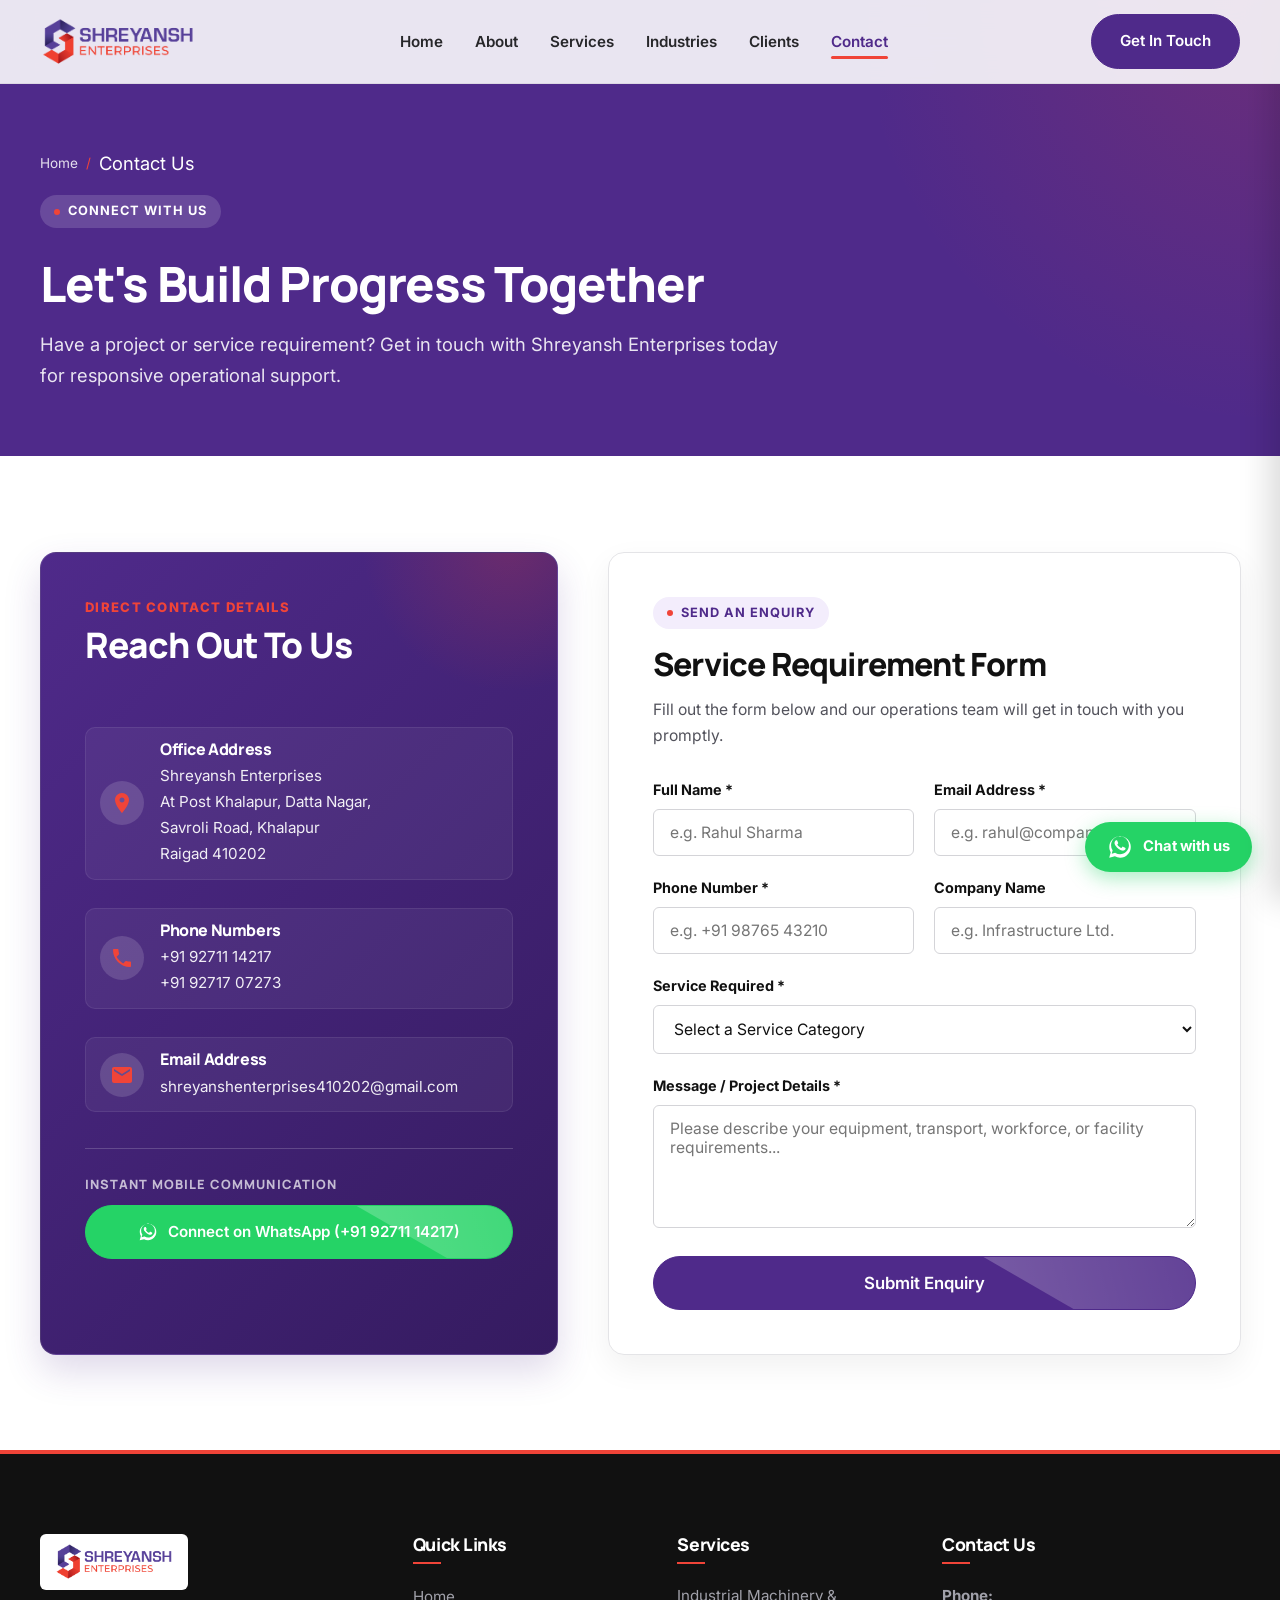
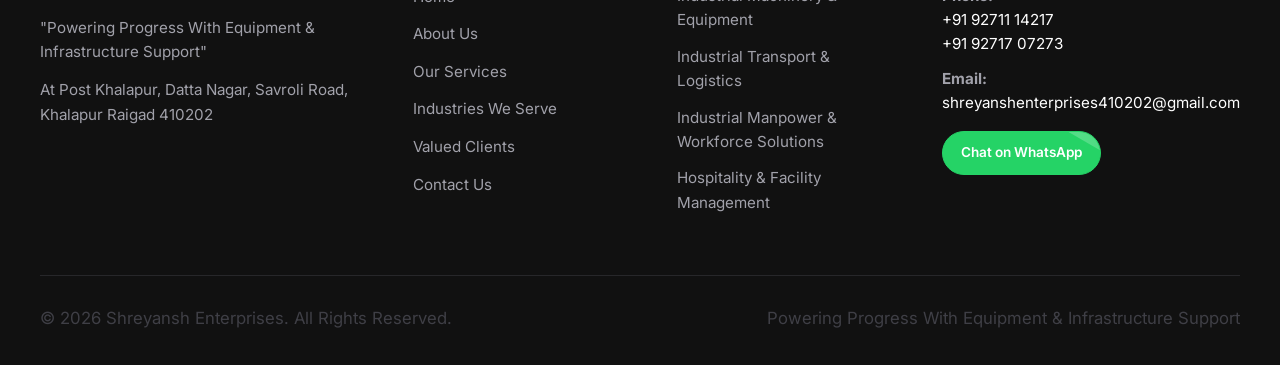
<file: contact.html>
<!DOCTYPE html>
<html lang="en">
<head>
  <meta charset="UTF-8">
  <meta name="viewport" content="width=device-width, initial-scale=1.0">
  <title>Contact Us | Shreyansh Enterprises</title>
  <meta name="description" content="Get in touch with Shreyansh Enterprises. Contact us for heavy machinery supply, transport support, manpower solutions, and hospitality management.">
  <meta name="keywords" content="Contact Shreyansh Enterprises, Phone Number, Email, Address Khalapur Raigad, Equipment Rental Inquiry, Industrial Transport & Logistics Quote">
  
  <meta property="og:title" content="Contact Us | Shreyansh Enterprises">
  <meta property="og:description" content="Get in touch with our operations desk for equipment, logistics, workforce, and hospitality management services.">
  <meta property="og:type" content="website">
  <meta property="og:url" content="https://www.shreyanshenterprises.com/contact.html">

  <link rel="icon" type="image/png" href="Shreyansh Logo PNG.png">
  <link rel="stylesheet" href="styles/main.css">
</head>
<body>

  <!-- Navigation Bar -->
  <header class="navbar">
    <div class="container navbar-container">
      <a href="index.html" class="navbar-logo" aria-label="Shreyansh Enterprises Home">
        <img src="Shreyansh Logo PNG.png" alt="Shreyansh Enterprises Logo">
      </a>

      <nav aria-label="Main Navigation">
        <ul class="nav-links">
          <li><a href="index.html" class="nav-link">Home</a></li>
          <li><a href="about.html" class="nav-link">About</a></li>
          <li><a href="services.html" class="nav-link">Services</a></li>
          <li><a href="industries.html" class="nav-link">Industries</a></li>
          <li><a href="clients.html" class="nav-link">Clients</a></li>
          <li><a href="contact.html" class="nav-link active">Contact</a></li>
        </ul>
      </nav>

      <div class="nav-cta">
        <a href="contact.html" class="btn btn-primary">Get In Touch</a>
        <button class="mobile-toggle" aria-label="Toggle navigation menu" aria-expanded="false" aria-controls="mobile-menu">
          <svg viewBox="0 0 24 24"><path d="M3 18h18v-2H3v2zm0-5h18v-2H3v2zm0-7v2h18V6H3z"/></svg>
        </button>
      </div>
    </div>
  </header>

  <!-- Mobile Drawer Menu -->
  <div class="mobile-menu" id="mobile-menu" aria-label="Mobile Navigation Menu">
    <ul class="mobile-nav-links">
      <li><a href="index.html" class="mobile-nav-link">Home</a></li>
      <li><a href="about.html" class="mobile-nav-link">About Us</a></li>
      <li><a href="services.html" class="mobile-nav-link">Our Services</a></li>
      <li><a href="industries.html" class="mobile-nav-link">Industries</a></li>
      <li><a href="clients.html" class="mobile-nav-link">Valued Clients</a></li>
      <li><a href="contact.html" class="mobile-nav-link active">Contact Us</a></li>
    </ul>
    <div style="margin-top: auto; display: flex; flex-direction: column; gap: 12px;">
      <a href="contact.html" class="btn btn-primary" style="width: 100%;">Get In Touch</a>
      <a href="https://wa.me/919271707273?text=Hello%20Shreyansh%20Enterprises%2C%20I%20would%20like%20to%20know%20more%20about%20your%20services." target="_blank" rel="noopener" class="btn btn-whatsapp" style="width: 100%;">
        Chat on WhatsApp
      </a>
    </div>
  </div>

  <main>
    <!-- Header -->
    <section class="subpage-hero">
      <div class="container">
        <div class="breadcrumbs">
          <a href="index.html">Home</a>
          <span>/</span>
          <p style="margin: 0; color: white; display: inline;">Contact Us</p>
        </div>
        <span class="section-badge" style="background: rgba(255,255,255,0.15); color: white;">Connect With Us</span>
        <h1>Let's Build Progress Together</h1>
        <p>
          Have a project or service requirement? Get in touch with Shreyansh Enterprises today for responsive operational support.
        </p>
      </div>
    </section>

    <!-- Contact Form & Info Section -->
    <section class="section">
      <div class="container">
        <div class="contact-grid">
          
          <!-- LEFT: Contact Info -->
          <div class="contact-info-card">
            <span style="font-size: 0.82rem; font-weight: 800; color: var(--accent); letter-spacing: 0.1em; text-transform: uppercase;">Direct Contact Details</span>
            <h2 style="font-size: 2.2rem; margin-top: 6px; margin-bottom: 32px; color: white;">Reach Out To Us</h2>

            <!-- Address -->
            <div class="contact-item">
              <div class="contact-item-icon" aria-hidden="true">
                <svg width="24" height="24" viewBox="0 0 24 24" fill="currentColor"><path d="M12 2C8.13 2 5 5.13 5 9c0 5.25 7 13 7 13s7-7.75 7-13c0-3.87-3.13-7-7-7zm0 9.5c-1.38 0-2.5-1.12-2.5-2.5s1.12-2.5 2.5-2.5 2.5 1.12 2.5 2.5-1.12 2.5-2.5 2.5z"/></svg>
              </div>
              <div class="contact-item-text">
                <h4>Office Address</h4>
                <p>
                  Shreyansh Enterprises<br>
                  At Post Khalapur, Datta Nagar,<br>
                  Savroli Road, Khalapur<br>
                  Raigad 410202
                </p>
              </div>
            </div>

            <!-- Phone -->
            <div class="contact-item">
              <div class="contact-item-icon" aria-hidden="true">
                <svg width="24" height="24" viewBox="0 0 24 24" fill="currentColor"><path d="M6.62 10.79c1.44 2.83 3.76 5.14 6.59 6.59l2.2-2.2c.27-.27.67-.36 1.02-.24 1.12.37 2.33.57 3.57.57.55 0 1 .45 1 1V20c0 .55-.45 1-1 1-9.39 0-17-7.61-17-17 0-.55.45-1 1-1h3.5c.55 0 1 .45 1 1 0 1.25.2 2.45.57 3.57.11.35.03.74-.25 1.02l-2.2 2.2z"/></svg>
              </div>
              <div class="contact-item-text">
                <h4>Phone Numbers</h4>
                <p>
                  <a href="tel:+919271114217">+91 92711 14217</a><br>
                  <a href="tel:+919271707273">+91 92717 07273</a>
                </p>
              </div>
            </div>

            <!-- Email -->
            <div class="contact-item">
              <div class="contact-item-icon" aria-hidden="true">
                <svg width="24" height="24" viewBox="0 0 24 24" fill="currentColor"><path d="M20 4H4c-1.1 0-1.99.9-1.99 2L2 18c0 1.1.9 2 2 2h16c1.1 0 2-.9 2-2V6c0-1.1-.9-2-2-2zm0 4l-8 5-8-5V6l8 5 8-5v2z"/></svg>
              </div>
              <div class="contact-item-text">
                <h4>Email Address</h4>
                <p>
                  <a href="mailto:shreyanshenterprises410202@gmail.com">shreyanshenterprises410202@gmail.com</a>
                </p>
              </div>
            </div>

            <!-- WhatsApp CTA -->
            <div style="margin-top: 36px; padding-top: 28px; border-top: 1px solid rgba(255,255,255,0.18);">
              <h4 style="color: rgba(255,255,255,0.7); font-size: 0.8rem; text-transform: uppercase; letter-spacing: 0.08em; margin-bottom: 12px;">Instant Mobile Communication</h4>
              <a href="https://wa.me/919271114217?text=Hello%20Shreyansh%20Enterprises%2C%20I%20would%20like%20to%20know%20more%20about%20your%20services." target="_blank" rel="noopener" class="btn btn-whatsapp" style="width: 100%;">
                <svg width="20" height="20" viewBox="0 0 24 24" fill="currentColor"><path d="M12.04 2c-5.46 0-9.91 4.45-9.91 9.91 0 1.75.46 3.45 1.32 4.95L2.05 22l5.25-1.38c1.45.79 3.08 1.21 4.74 1.21 5.46 0 9.91-4.45 9.91-9.91 0-2.65-1.03-5.14-2.9-7.01A9.84 9.84 0 0012.04 2zm.01 16.67c-1.49 0-2.95-.4-4.23-1.16l-.3-.18-3.14.82.84-3.06-.2-.31a8.18 8.18 0 01-1.26-4.37c0-4.54 3.7-8.24 8.24-8.24 2.2 0 4.27.86 5.82 2.42a8.18 8.18 0 012.42 5.82c0 4.54-3.7 8.24-8.19 8.24zm4.51-6.16c-.25-.12-1.47-.72-1.69-.8-.23-.08-.39-.12-.56.12-.17.25-.64.8-.79.97-.15.17-.3.19-.55.07-.25-.12-1.05-.39-2-1.23-.74-.66-1.24-1.47-1.39-1.72-.15-.25-.02-.38.11-.5.11-.11.25-.29.37-.43.12-.14.16-.25.25-.42.08-.17.04-.31-.02-.43s-.56-1.35-.77-1.85c-.2-.48-.41-.42-.56-.43h-.48c-.17 0-.44.06-.67.31-.23.25-.88.86-.88 2.1 0 1.24.9 2.44 1.03 2.61.12.17 1.77 2.71 4.29 3.8.6.26 1.07.41 1.44.53.61.19 1.16.17 1.6.1.49-.07 1.47-.6 1.68-1.18.21-.58.21-1.07.15-1.18-.07-.11-.22-.17-.47-.3z"/></svg>
                Connect on WhatsApp (+91 92711 14217)
              </a>
            </div>
          </div>

          <!-- RIGHT: Form -->
          <div class="contact-form-wrapper">
            <span class="section-badge">Send An Enquiry</span>
            <h2 style="font-size: 2rem; margin-bottom: 12px;">Service Requirement Form</h2>
            <p style="color: var(--gray-600); margin-bottom: 28px; font-size: 0.98rem;">
              Fill out the form below and our operations team will get in touch with you promptly.
            </p>

            <div id="form-status" class="form-status" role="alert" aria-live="polite"></div>

            <form id="contact-form" novalidate>
              <div class="form-row">
                <div class="form-group">
                  <label for="fullName" class="form-label">Full Name *</label>
                  <input type="text" id="fullName" name="fullName" class="form-control" placeholder="e.g. Rahul Sharma" required autocomplete="name">
                  <div class="error-msg" id="name-error"></div>
                </div>

                <div class="form-group">
                  <label for="email" class="form-label">Email Address *</label>
                  <input type="email" id="email" name="email" class="form-control" placeholder="e.g. rahul@company.com" required autocomplete="email">
                  <div class="error-msg" id="email-error"></div>
                </div>
              </div>

              <div class="form-row">
                <div class="form-group">
                  <label for="phone" class="form-label">Phone Number *</label>
                  <input type="tel" id="phone" name="phone" class="form-control" placeholder="e.g. +91 98765 43210" required autocomplete="tel">
                  <div class="error-msg" id="phone-error"></div>
                </div>

                <div class="form-group">
                  <label for="companyName" class="form-label">Company Name</label>
                  <input type="text" id="companyName" name="companyName" class="form-control" placeholder="e.g. Infrastructure Ltd." autocomplete="organization">
                </div>
              </div>

              <div class="form-group">
                <label for="service" class="form-label">Service Required *</label>
                <select id="service" name="service" class="form-control" required>
                  <option value="" disabled selected>Select a Service Category</option>
                  <option value="Industrial Machinery &amp; Equipment">Industrial Machinery &amp; Equipment</option>
                  <option value="Industrial Transport &amp; Logistics">Industrial Transport &amp; Logistics</option>
                  <option value="Industrial Manpower &amp; Workforce Solutions">Industrial Manpower &amp; Workforce Solutions</option>
                  <option value="Hospitality &amp; Facility Management">Hospitality &amp; Facility Management</option>
                </select>
                <div class="error-msg" id="service-error"></div>
              </div>

              <div class="form-group">
                <label for="message" class="form-label">Message / Project Details *</label>
                <textarea id="message" name="message" rows="5" class="form-control" placeholder="Please describe your equipment, transport, workforce, or facility requirements..." required></textarea>
                <div class="error-msg" id="message-error"></div>
              </div>

              <button type="submit" class="btn btn-primary btn-lg" style="width: 100%;">
                Submit Enquiry
              </button>
            </form>
          </div>

        </div>
      </div>
    </section>
  </main>

  <!-- Footer -->
  <footer class="footer">
    <div class="container">
      <div class="footer-grid">
        <div>
          <div class="footer-logo-container">
            <img src="Shreyansh Logo PNG.png" alt="Shreyansh Enterprises Logo" class="footer-logo">
          </div>
          <p class="footer-desc">"Powering Progress With Equipment &amp; Infrastructure Support"</p>
          <p class="footer-desc" style="margin-top: 14px;">
            At Post Khalapur, Datta Nagar, Savroli Road, Khalapur Raigad 410202
          </p>
        </div>

        <div>
          <h4 class="footer-title">Quick Links</h4>
          <ul class="footer-links">
            <li><a href="index.html" class="footer-link">Home</a></li>
            <li><a href="about.html" class="footer-link">About Us</a></li>
            <li><a href="services.html" class="footer-link">Our Services</a></li>
            <li><a href="industries.html" class="footer-link">Industries We Serve</a></li>
            <li><a href="clients.html" class="footer-link">Valued Clients</a></li>
            <li><a href="contact.html" class="footer-link">Contact Us</a></li>
          </ul>
        </div>

        <div>
          <h4 class="footer-title">Services</h4>
          <ul class="footer-links">
            <li><a href="services/heavy-machinery.html" class="footer-link">Industrial Machinery &amp; Equipment</a></li>
            <li><a href="services/transport.html" class="footer-link">Industrial Transport &amp; Logistics</a></li>
            <li><a href="services/employee-management.html" class="footer-link">Industrial Manpower &amp; Workforce Solutions</a></li>
            <li><a href="services/hospitality-management.html" class="footer-link">Hospitality &amp; Facility Management</a></li>
          </ul>
        </div>

        <div>
          <h4 class="footer-title">Contact Us</h4>
          <p class="footer-desc" style="margin-bottom: 10px;">
            <strong>Phone:</strong><br>
            <a href="tel:+919271114217" style="color: var(--white);">+91 92711 14217</a><br>
            <a href="tel:+919271707273" style="color: var(--white);">+91 92717 07273</a>
          </p>
          <p class="footer-desc" style="margin-bottom: 16px;">
            <strong>Email:</strong><br>
            <a href="mailto:shreyanshenterprises410202@gmail.com" style="color: var(--white);">shreyanshenterprises410202@gmail.com</a>
          </p>
          <a href="https://wa.me/919271707273?text=Hello%20Shreyansh%20Enterprises%2C%20I%20would%20like%20to%20know%20more%20about%20your%20services." target="_blank" rel="noopener" class="btn btn-whatsapp" style="padding: 10px 18px; font-size: 0.85rem;">
            Chat on WhatsApp
          </a>
        </div>
      </div>

      <div class="footer-bottom">
        <p>&copy; 2026 Shreyansh Enterprises. All Rights Reserved.</p>
        <p>Powering Progress With Equipment &amp; Infrastructure Support</p>
      </div>
    </div>
  </footer>

  <!-- Floating WhatsApp Widget -->
  <a href="https://wa.me/919271707273?text=Hello%20Shreyansh%20Enterprises%2C%20I%20would%20like%20to%20know%20more%20about%20your%20services." target="_blank" rel="noopener" class="floating-whatsapp" title="Chat with us on WhatsApp" aria-label="Chat with us on WhatsApp">
    <svg viewBox="0 0 24 24"><path d="M12.04 2c-5.46 0-9.91 4.45-9.91 9.91 0 1.75.46 3.45 1.32 4.95L2.05 22l5.25-1.38c1.45.79 3.08 1.21 4.74 1.21 5.46 0 9.91-4.45 9.91-9.91 0-2.65-1.03-5.14-2.9-7.01A9.84 9.84 0 0012.04 2zm.01 16.67c-1.49 0-2.95-.4-4.23-1.16l-.3-.18-3.14.82.84-3.06-.2-.31a8.18 8.18 0 01-1.26-4.37c0-4.54 3.7-8.24 8.24-8.24 2.2 0 4.27.86 5.82 2.42a8.18 8.18 0 012.42 5.82c0 4.54-3.7 8.24-8.19 8.24zm4.51-6.16c-.25-.12-1.47-.72-1.69-.8-.23-.08-.39-.12-.56.12-.17.25-.64.8-.79.97-.15.17-.3.19-.55.07-.25-.12-1.05-.39-2-1.23-.74-.66-1.24-1.47-1.39-1.72-.15-.25-.02-.38.11-.5.11-.11.25-.29.37-.43.12-.14.16-.25.25-.42.08-.17.04-.31-.02-.43s-.56-1.35-.77-1.85c-.2-.48-.41-.42-.56-.43h-.48c-.17 0-.44.06-.67.31-.23.25-.88.86-.88 2.1 0 1.24.9 2.44 1.03 2.61.12.17 1.77 2.71 4.29 3.8.6.26 1.07.41 1.44.53.61.19 1.16.17 1.6.1.49-.07 1.47-.6 1.68-1.18.21-.58.21-1.07.15-1.18-.07-.11-.22-.17-.47-.3z"/></svg>
    <span>Chat with us</span>
  </a>

  <!-- Script -->
  <script src="scripts/app.js"></script>
</body>
</html>
</file>
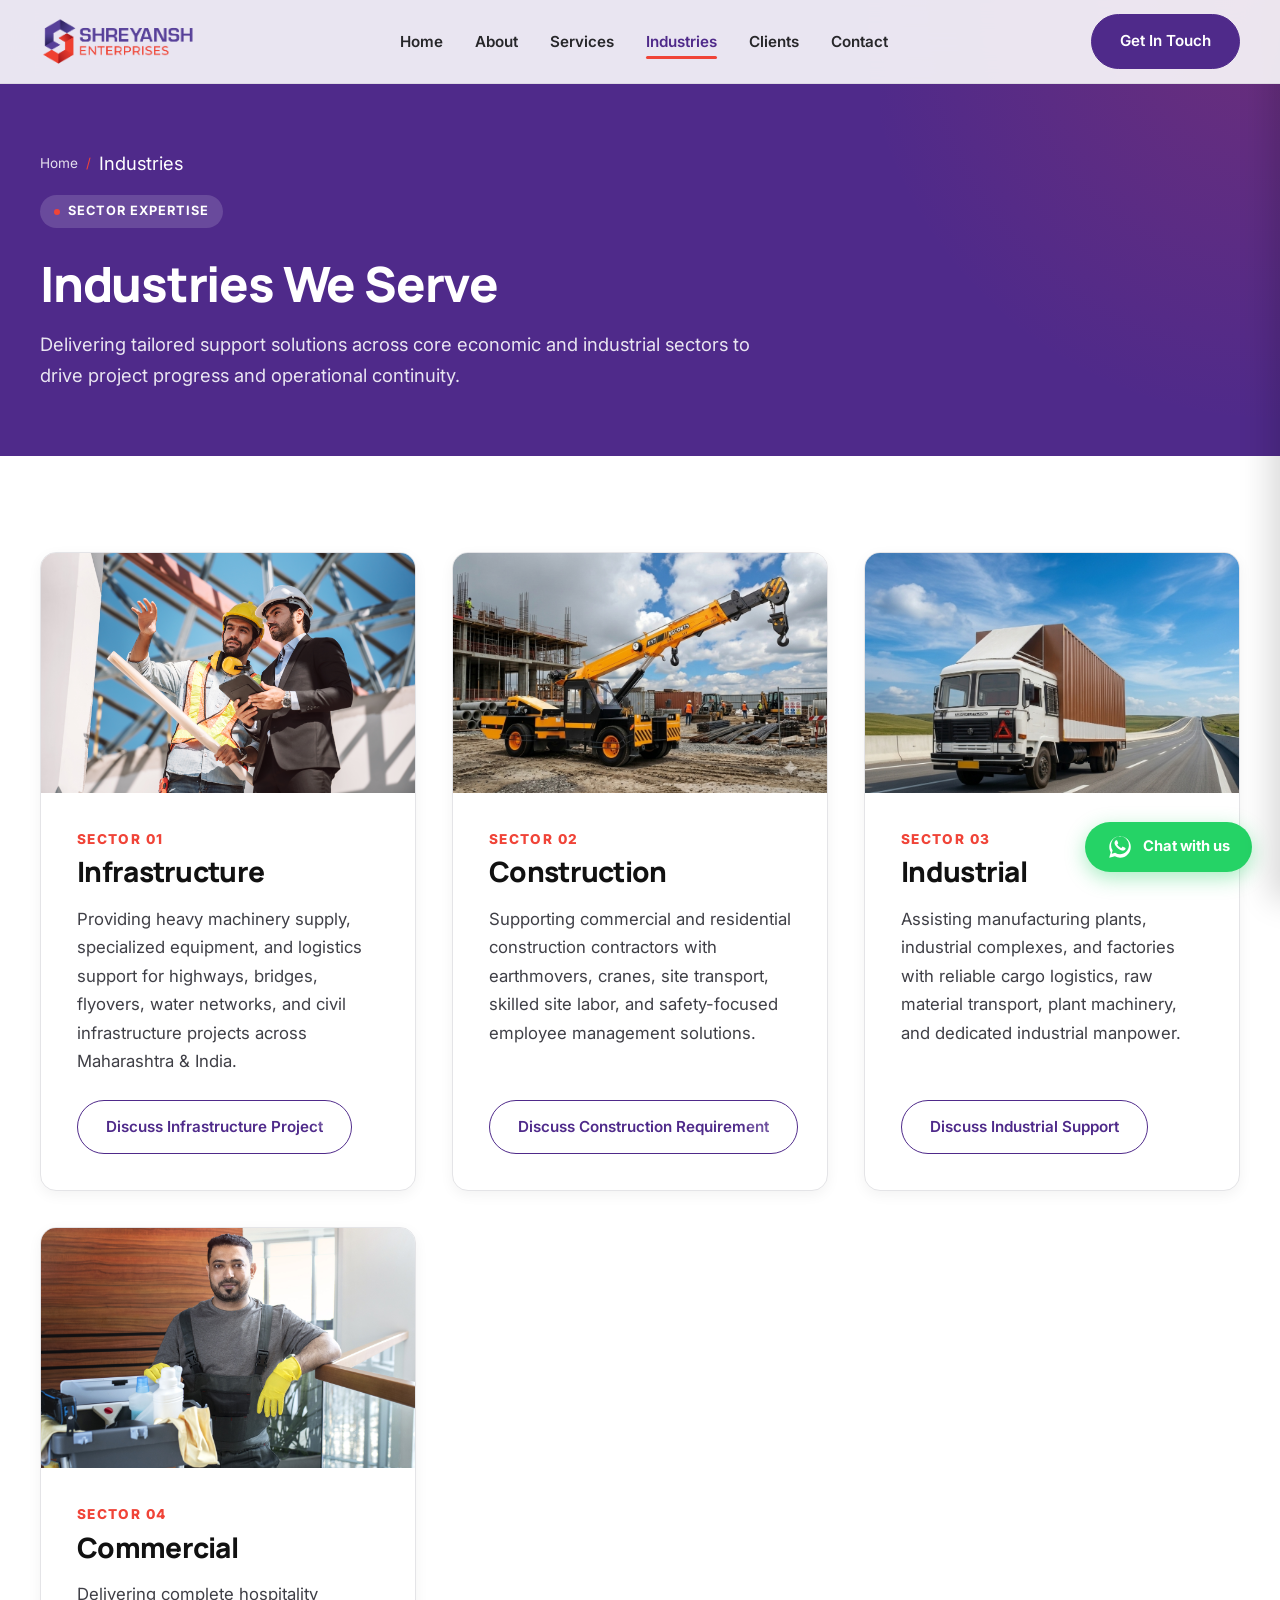
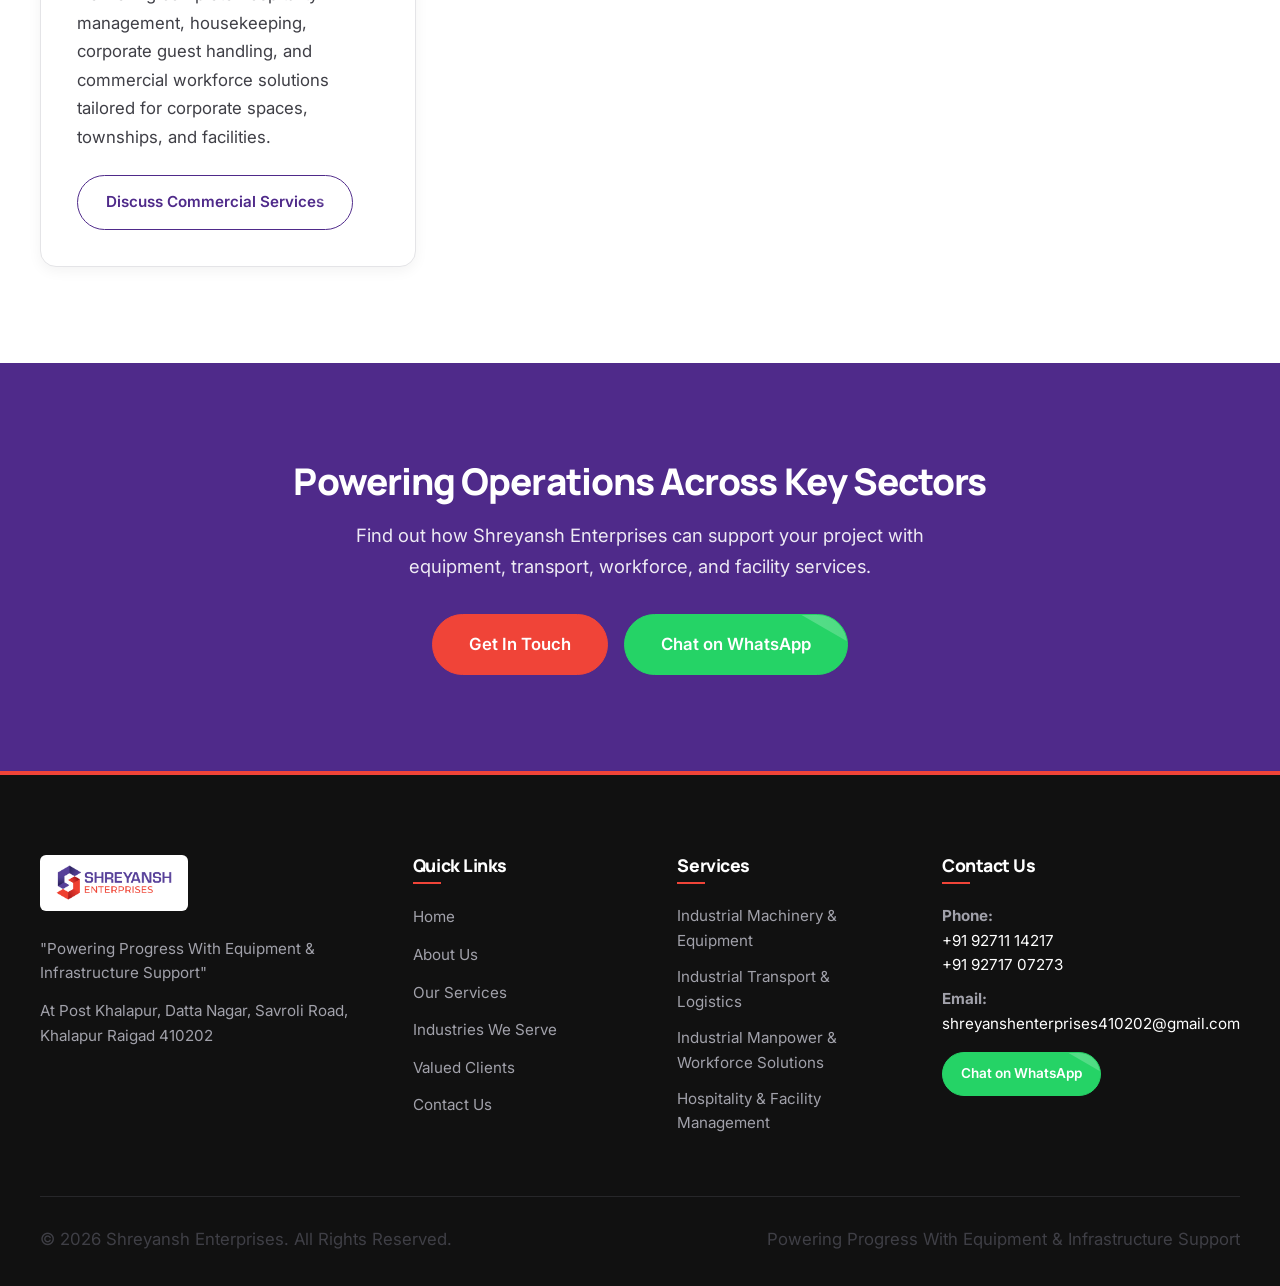
<file: industries.html>
<!DOCTYPE html>
<html lang="en">
<head>
  <meta charset="UTF-8">
  <meta name="viewport" content="width=device-width, initial-scale=1.0">
  <title>Industries We Serve | Shreyansh Enterprises</title>
  <meta name="description" content="Shreyansh Enterprises provides specialized equipment, logistics, workforce, and facility support across Infrastructure, Construction, Industrial, and Commercial sectors.">
  <meta name="keywords" content="Infrastructure Sector, Construction Support, Industrial Services, Commercial Support, Heavy Machinery, Transport, Staffing, Shreyansh Enterprises">
  
  <meta property="og:title" content="Industries We Serve | Shreyansh Enterprises">
  <meta property="og:description" content="Delivering tailored support solutions across core economic and industrial sectors to drive project progress and operational continuity.">
  <meta property="og:type" content="website">
  <meta property="og:url" content="https://www.shreyanshenterprises.com/industries.html">

  <link rel="icon" type="image/png" href="Shreyansh Logo PNG.png">
  <link rel="stylesheet" href="styles/main.css">
</head>
<body>

  <!-- Navigation Bar -->
  <header class="navbar">
    <div class="container navbar-container">
      <a href="index.html" class="navbar-logo" aria-label="Shreyansh Enterprises Home">
        <img src="Shreyansh Logo PNG.png" alt="Shreyansh Enterprises Logo">
      </a>

      <nav aria-label="Main Navigation">
        <ul class="nav-links">
          <li><a href="index.html" class="nav-link">Home</a></li>
          <li><a href="about.html" class="nav-link">About</a></li>
          <li><a href="services.html" class="nav-link">Services</a></li>
          <li><a href="industries.html" class="nav-link active">Industries</a></li>
          <li><a href="clients.html" class="nav-link">Clients</a></li>
          <li><a href="contact.html" class="nav-link">Contact</a></li>
        </ul>
      </nav>

      <div class="nav-cta">
        <a href="contact.html" class="btn btn-primary">Get In Touch</a>
        <button class="mobile-toggle" aria-label="Toggle navigation menu" aria-expanded="false" aria-controls="mobile-menu">
          <svg viewBox="0 0 24 24"><path d="M3 18h18v-2H3v2zm0-5h18v-2H3v2zm0-7v2h18V6H3z"/></svg>
        </button>
      </div>
    </div>
  </header>

  <!-- Mobile Drawer Menu -->
  <div class="mobile-menu" id="mobile-menu" aria-label="Mobile Navigation Menu">
    <ul class="mobile-nav-links">
      <li><a href="index.html" class="mobile-nav-link">Home</a></li>
      <li><a href="about.html" class="mobile-nav-link">About Us</a></li>
      <li><a href="services.html" class="mobile-nav-link">Our Services</a></li>
      <li><a href="industries.html" class="mobile-nav-link active">Industries</a></li>
      <li><a href="clients.html" class="mobile-nav-link">Valued Clients</a></li>
      <li><a href="contact.html" class="mobile-nav-link">Contact Us</a></li>
    </ul>
    <div style="margin-top: auto; display: flex; flex-direction: column; gap: 12px;">
      <a href="contact.html" class="btn btn-primary" style="width: 100%;">Get In Touch</a>
      <a href="https://wa.me/919271707273?text=Hello%20Shreyansh%20Enterprises%2C%20I%20would%20like%20to%20know%20more%20about%20your%20services." target="_blank" rel="noopener" class="btn btn-whatsapp" style="width: 100%;">
        Chat on WhatsApp
      </a>
    </div>
  </div>

  <main>
    <!-- Header -->
    <section class="subpage-hero">
      <div class="container">
        <div class="breadcrumbs">
          <a href="index.html">Home</a>
          <span>/</span>
          <p style="margin: 0; color: white; display: inline;">Industries</p>
        </div>
        <span class="section-badge" style="background: rgba(255,255,255,0.15); color: white;">Sector Expertise</span>
        <h1>Industries We Serve</h1>
        <p>
          Delivering tailored support solutions across core economic and industrial sectors to drive project progress and operational continuity.
        </p>
      </div>
    </section>

    <!-- Industry Cards Grid -->
    <section class="section">
      <div class="container">
        <div style="display: grid; grid-template-columns: repeat(auto-fit, minmax(320px, 1fr)); gap: 36px;">
          
          <!-- 01 Infrastructure -->
          <article style="background-color: var(--white); border-radius: var(--radius-lg); border: 1px solid var(--gray-200); overflow: hidden; box-shadow: var(--shadow-sm); display: flex; flex-direction: column;">
            <div style="height: 240px; overflow: hidden;">
              <img src="civil-engineer-construction-worker-manager-holding-digital-tablet-blueprints-talking-planing-about-construction-site-cooperation-teamwork-concept.jpg" alt="Infrastructure Industry Support" style="width: 100%; height: 100%; object-fit: cover;">
            </div>
            <div style="padding: 36px; display: flex; flex-direction: column; flex-grow: 1;">
              <span style="font-size: 0.85rem; font-weight: 800; color: var(--accent); letter-spacing: 0.1em;">SECTOR 01</span>
              <h2 style="font-size: 1.75rem; margin-top: 4px; margin-bottom: 16px;">Infrastructure</h2>
              <p style="color: var(--gray-700); line-height: 1.7; margin-bottom: 24px; flex-grow: 1;">
                Providing heavy machinery supply, specialized equipment, and logistics support for highways, bridges, flyovers, water networks, and civil infrastructure projects across Maharashtra &amp; India.
              </p>
              <a href="contact.html" class="btn btn-outline" style="align-self: flex-start;">Discuss Infrastructure Project</a>
            </div>
          </article>

          <!-- 02 Construction -->
          <article style="background-color: var(--white); border-radius: var(--radius-lg); border: 1px solid var(--gray-200); overflow: hidden; box-shadow: var(--shadow-sm); display: flex; flex-direction: column;">
            <div style="height: 240px; overflow: hidden;">
              <img src="HEAVY MACHINERY SUPPLY.jpg" alt="Construction Sector Support" style="width: 100%; height: 100%; object-fit: cover;">
            </div>
            <div style="padding: 36px; display: flex; flex-direction: column; flex-grow: 1;">
              <span style="font-size: 0.85rem; font-weight: 800; color: var(--accent); letter-spacing: 0.1em;">SECTOR 02</span>
              <h2 style="font-size: 1.75rem; margin-top: 4px; margin-bottom: 16px;">Construction</h2>
              <p style="color: var(--gray-700); line-height: 1.7; margin-bottom: 24px; flex-grow: 1;">
                Supporting commercial and residential construction contractors with earthmovers, cranes, site transport, skilled site labor, and safety-focused employee management solutions.
              </p>
              <a href="contact.html" class="btn btn-outline" style="align-self: flex-start;">Discuss Construction Requirement</a>
            </div>
          </article>

          <!-- 03 Industrial -->
          <article style="background-color: var(--white); border-radius: var(--radius-lg); border: 1px solid var(--gray-200); overflow: hidden; box-shadow: var(--shadow-sm); display: flex; flex-direction: column;">
            <div style="height: 240px; overflow: hidden;">
              <img src="transport-support.jpg" alt="Industrial Manufacturing Support" style="width: 100%; height: 100%; object-fit: cover;">
            </div>
            <div style="padding: 36px; display: flex; flex-direction: column; flex-grow: 1;">
              <span style="font-size: 0.85rem; font-weight: 800; color: var(--accent); letter-spacing: 0.1em;">SECTOR 03</span>
              <h2 style="font-size: 1.75rem; margin-top: 4px; margin-bottom: 16px;">Industrial</h2>
              <p style="color: var(--gray-700); line-height: 1.7; margin-bottom: 24px; flex-grow: 1;">
                Assisting manufacturing plants, industrial complexes, and factories with reliable cargo logistics, raw material transport, plant machinery, and dedicated industrial manpower.
              </p>
              <a href="contact.html" class="btn btn-outline" style="align-self: flex-start;">Discuss Industrial Support</a>
            </div>
          </article>

          <!-- 04 Commercial -->
          <article style="background-color: var(--white); border-radius: var(--radius-lg); border: 1px solid var(--gray-200); overflow: hidden; box-shadow: var(--shadow-sm); display: flex; flex-direction: column;">
            <div style="height: 240px; overflow: hidden;">
              <img src="HOSPITALITY MANAGEMENT.jpg" alt="Commercial Sector Facility Support" style="width: 100%; height: 100%; object-fit: cover;">
            </div>
            <div style="padding: 36px; display: flex; flex-direction: column; flex-grow: 1;">
              <span style="font-size: 0.85rem; font-weight: 800; color: var(--accent); letter-spacing: 0.1em;">SECTOR 04</span>
              <h2 style="font-size: 1.75rem; margin-top: 4px; margin-bottom: 16px;">Commercial</h2>
              <p style="color: var(--gray-700); line-height: 1.7; margin-bottom: 24px; flex-grow: 1;">
                Delivering complete hospitality management, housekeeping, corporate guest handling, and commercial workforce solutions tailored for corporate spaces, townships, and facilities.
              </p>
              <a href="contact.html" class="btn btn-outline" style="align-self: flex-start;">Discuss Commercial Services</a>
            </div>
          </article>

        </div>
      </div>
    </section>

    <!-- Call to Action Banner -->
    <section class="section section-purple">
      <div class="container" style="text-align: center;">
        <h2 style="font-size: 2.3rem; margin-bottom: 16px;">Powering Operations Across Key Sectors</h2>
        <p style="font-size: 1.15rem; max-width: 660px; margin: 0 auto 32px;">
          Find out how Shreyansh Enterprises can support your project with equipment, transport, workforce, and facility services.
        </p>
        <div style="display: flex; gap: 16px; justify-content: center; flex-wrap: wrap;">
          <a href="contact.html" class="btn btn-accent btn-lg">Get In Touch</a>
          <a href="https://wa.me/919271707273?text=Hello%20Shreyansh%20Enterprises%2C%20I%20would%20like%20to%20know%20more%20about%20your%20services." target="_blank" rel="noopener" class="btn btn-whatsapp btn-lg">
            Chat on WhatsApp
          </a>
        </div>
      </div>
    </section>
  </main>

  <!-- Footer -->
  <footer class="footer">
    <div class="container">
      <div class="footer-grid">
        <div>
          <div class="footer-logo-container">
            <img src="Shreyansh Logo PNG.png" alt="Shreyansh Enterprises Logo" class="footer-logo">
          </div>
          <p class="footer-desc">"Powering Progress With Equipment &amp; Infrastructure Support"</p>
          <p class="footer-desc" style="margin-top: 14px;">
            At Post Khalapur, Datta Nagar, Savroli Road, Khalapur Raigad 410202
          </p>
        </div>

        <div>
          <h4 class="footer-title">Quick Links</h4>
          <ul class="footer-links">
            <li><a href="index.html" class="footer-link">Home</a></li>
            <li><a href="about.html" class="footer-link">About Us</a></li>
            <li><a href="services.html" class="footer-link">Our Services</a></li>
            <li><a href="industries.html" class="footer-link">Industries We Serve</a></li>
            <li><a href="clients.html" class="footer-link">Valued Clients</a></li>
            <li><a href="contact.html" class="footer-link">Contact Us</a></li>
          </ul>
        </div>

        <div>
          <h4 class="footer-title">Services</h4>
          <ul class="footer-links">
            <li><a href="services/heavy-machinery.html" class="footer-link">Industrial Machinery &amp; Equipment</a></li>
            <li><a href="services/transport.html" class="footer-link">Industrial Transport &amp; Logistics</a></li>
            <li><a href="services/employee-management.html" class="footer-link">Industrial Manpower &amp; Workforce Solutions</a></li>
            <li><a href="services/hospitality-management.html" class="footer-link">Hospitality &amp; Facility Management</a></li>
          </ul>
        </div>

        <div>
          <h4 class="footer-title">Contact Us</h4>
          <p class="footer-desc" style="margin-bottom: 10px;">
            <strong>Phone:</strong><br>
            <a href="tel:+919271114217" style="color: var(--white);">+91 92711 14217</a><br>
            <a href="tel:+919271707273" style="color: var(--white);">+91 92717 07273</a>
          </p>
          <p class="footer-desc" style="margin-bottom: 16px;">
            <strong>Email:</strong><br>
            <a href="mailto:shreyanshenterprises410202@gmail.com" style="color: var(--white);">shreyanshenterprises410202@gmail.com</a>
          </p>
          <a href="https://wa.me/919271707273?text=Hello%20Shreyansh%20Enterprises%2C%20I%20would%20like%20to%20know%20more%20about%20your%20services." target="_blank" rel="noopener" class="btn btn-whatsapp" style="padding: 10px 18px; font-size: 0.85rem;">
            Chat on WhatsApp
          </a>
        </div>
      </div>

      <div class="footer-bottom">
        <p>&copy; 2026 Shreyansh Enterprises. All Rights Reserved.</p>
        <p>Powering Progress With Equipment &amp; Infrastructure Support</p>
      </div>
    </div>
  </footer>

  <!-- Floating WhatsApp Widget -->
  <a href="https://wa.me/919271707273?text=Hello%20Shreyansh%20Enterprises%2C%20I%20would%20like%20to%20know%20more%20about%20your%20services." target="_blank" rel="noopener" class="floating-whatsapp" title="Chat with us on WhatsApp" aria-label="Chat with us on WhatsApp">
    <svg viewBox="0 0 24 24"><path d="M12.04 2c-5.46 0-9.91 4.45-9.91 9.91 0 1.75.46 3.45 1.32 4.95L2.05 22l5.25-1.38c1.45.79 3.08 1.21 4.74 1.21 5.46 0 9.91-4.45 9.91-9.91 0-2.65-1.03-5.14-2.9-7.01A9.84 9.84 0 0012.04 2zm.01 16.67c-1.49 0-2.95-.4-4.23-1.16l-.3-.18-3.14.82.84-3.06-.2-.31a8.18 8.18 0 01-1.26-4.37c0-4.54 3.7-8.24 8.24-8.24 2.2 0 4.27.86 5.82 2.42a8.18 8.18 0 012.42 5.82c0 4.54-3.7 8.24-8.19 8.24zm4.51-6.16c-.25-.12-1.47-.72-1.69-.8-.23-.08-.39-.12-.56.12-.17.25-.64.8-.79.97-.15.17-.3.19-.55.07-.25-.12-1.05-.39-2-1.23-.74-.66-1.24-1.47-1.39-1.72-.15-.25-.02-.38.11-.5.11-.11.25-.29.37-.43.12-.14.16-.25.25-.42.08-.17.04-.31-.02-.43s-.56-1.35-.77-1.85c-.2-.48-.41-.42-.56-.43h-.48c-.17 0-.44.06-.67.31-.23.25-.88.86-.88 2.1 0 1.24.9 2.44 1.03 2.61.12.17 1.77 2.71 4.29 3.8.6.26 1.07.41 1.44.53.61.19 1.16.17 1.6.1.49-.07 1.47-.6 1.68-1.18.21-.58.21-1.07.15-1.18-.07-.11-.22-.17-.47-.3z"/></svg>
    <span>Chat with us</span>
  </a>

  <!-- Script -->
  <script src="scripts/app.js"></script>
</body>
</html>
</file>
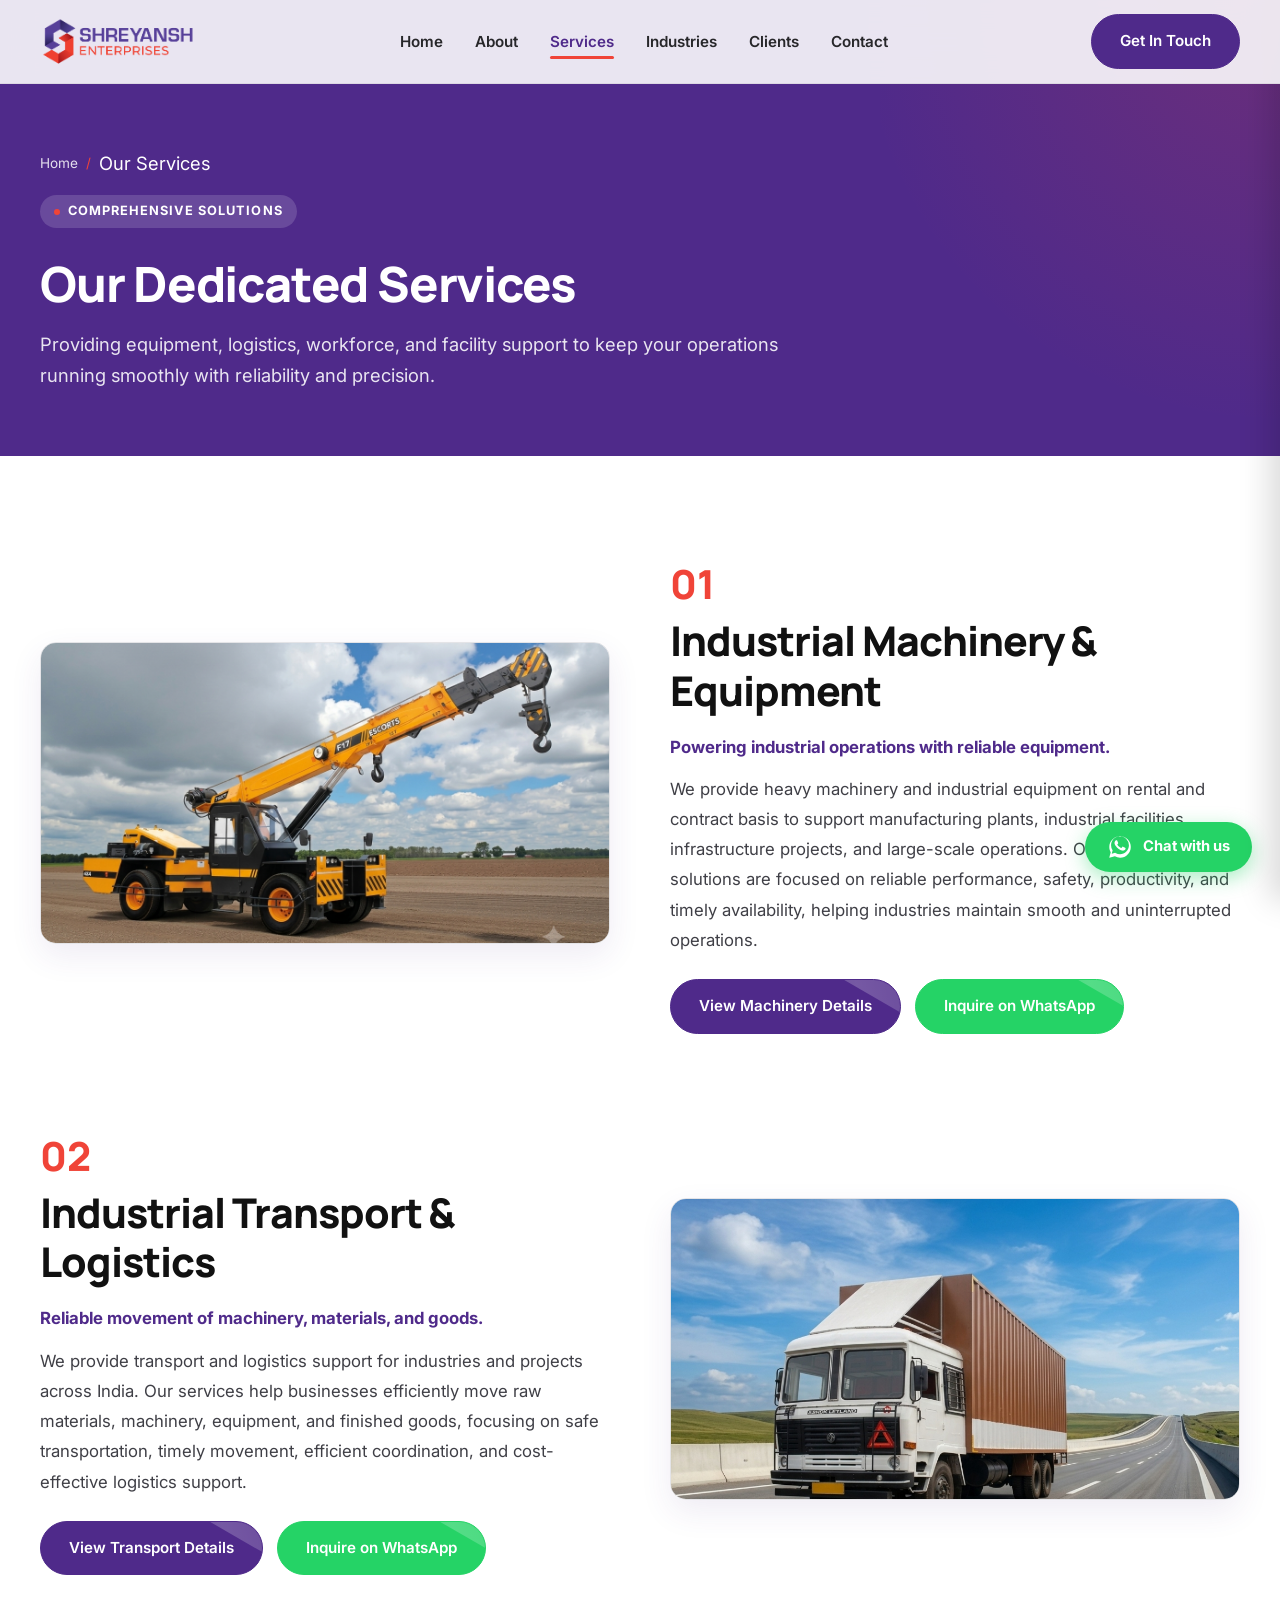
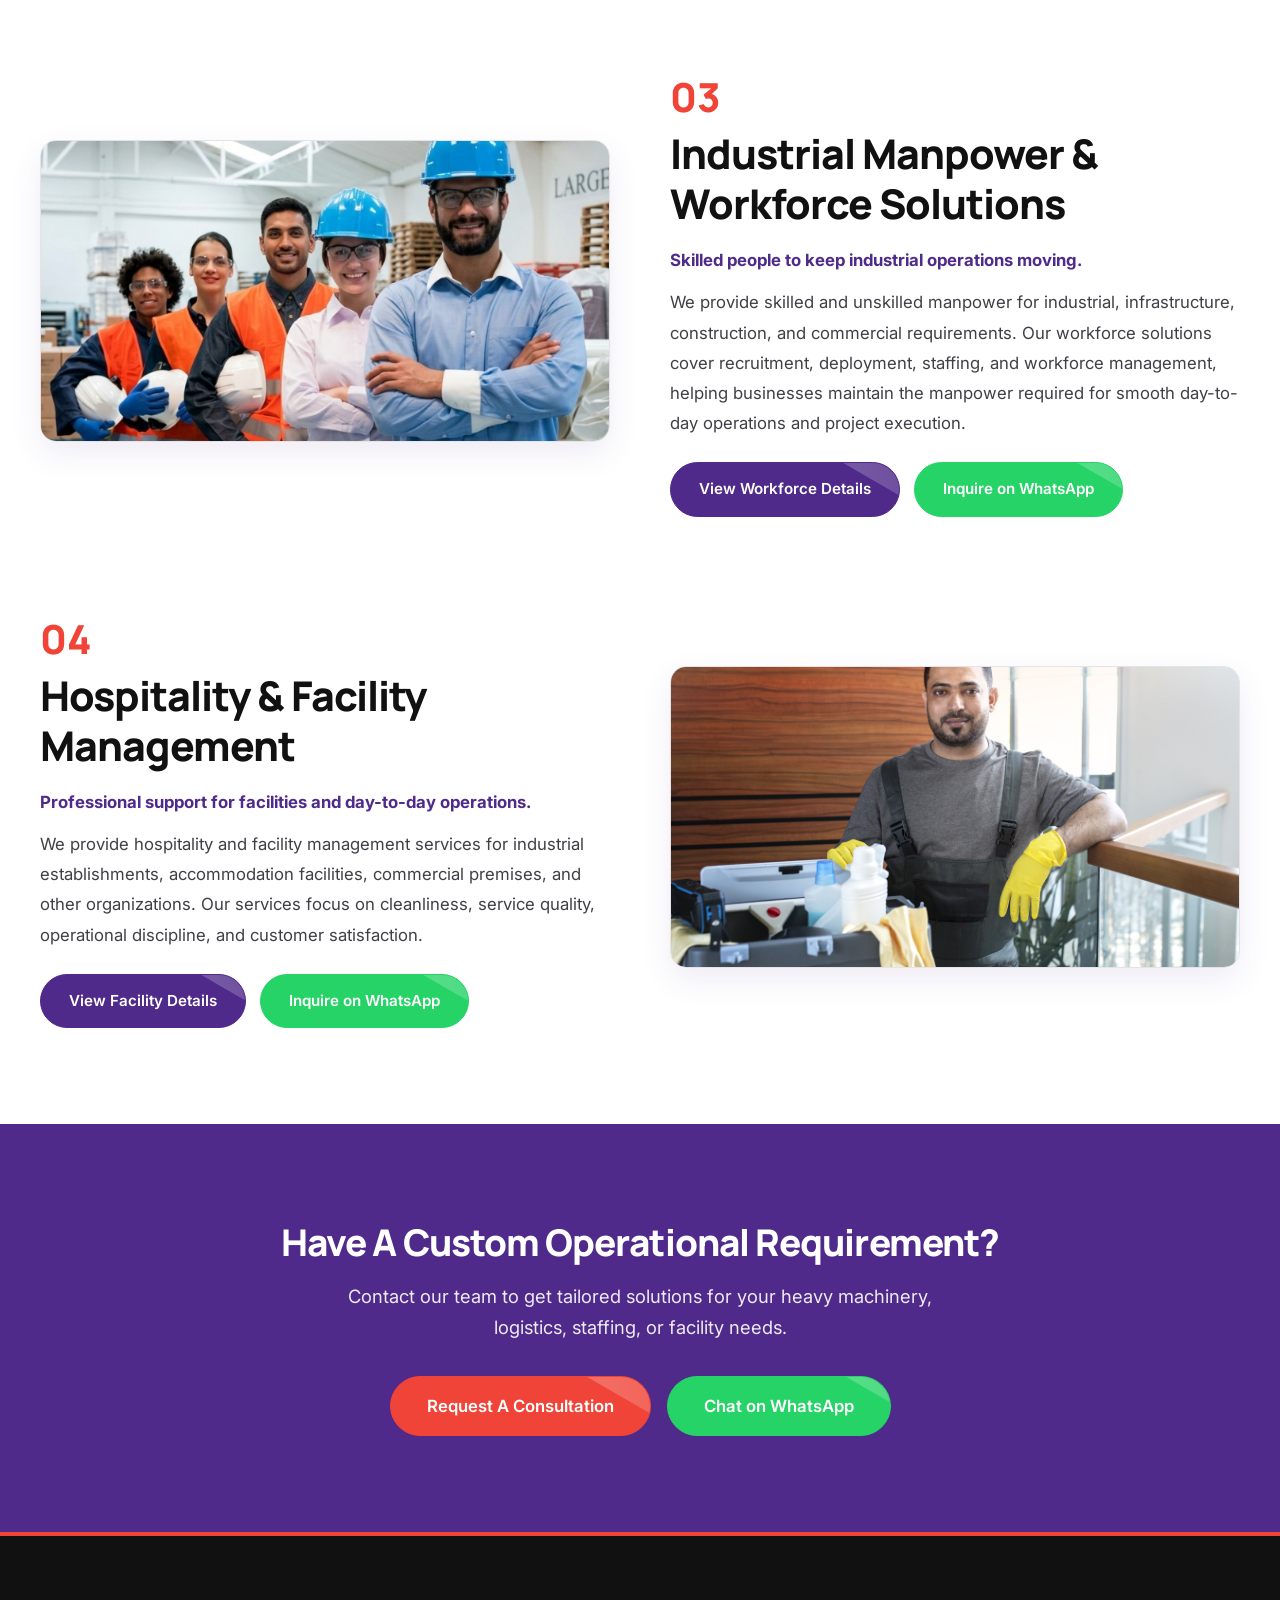
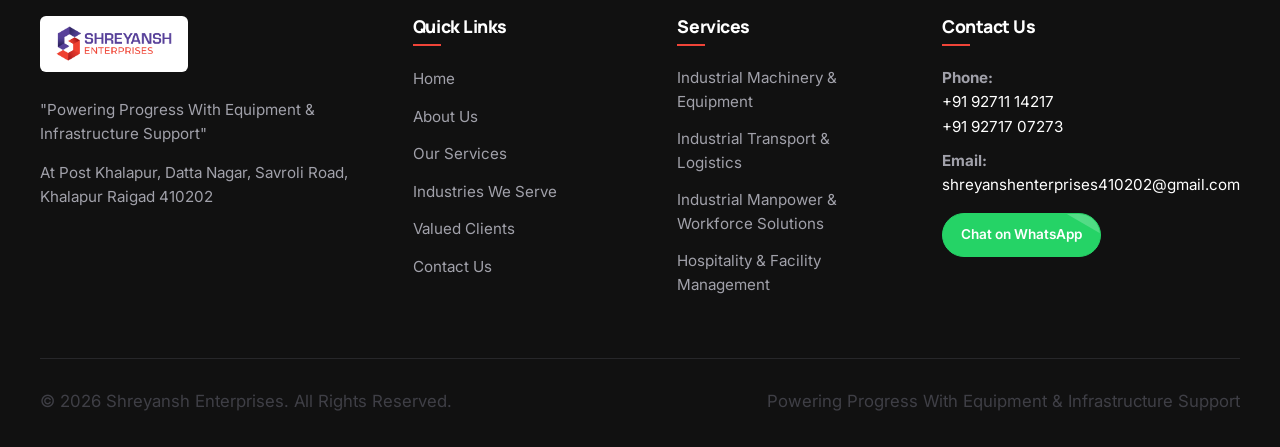
<file: services.html>
<!DOCTYPE html>
<html lang="en">
<head>
  <meta charset="UTF-8">
  <meta name="viewport" content="width=device-width, initial-scale=1.0">
  <title>Our Services | Shreyansh Enterprises</title>
  <meta name="description" content="Explore Shreyansh Enterprises services: Industrial Machinery & Equipment, Industrial Transport & Logistics, Industrial Manpower & Workforce Solutions, and Hospitality & Facility Management across Maharashtra and India.">
  <meta name="keywords" content="Industrial Machinery & Equipment, Industrial Transport & Logistics, Industrial Manpower & Workforce Solutions, Hospitality & Facility Management, Construction Equipment, Logistics, Staffing, Facility Services">
  
  <meta property="og:title" content="Our Services | Shreyansh Enterprises">
  <meta property="og:description" content="Comprehensive equipment, logistics, workforce, and facility support services tailored for infrastructure and enterprise operations.">
  <meta property="og:type" content="website">
  <meta property="og:url" content="https://www.shreyanshenterprises.com/services.html">

  <link rel="icon" type="image/png" href="Shreyansh Logo PNG.png">
  <link rel="stylesheet" href="styles/main.css">
</head>
<body>

  <!-- Navigation Bar -->
  <header class="navbar">
    <div class="container navbar-container">
      <a href="index.html" class="navbar-logo" aria-label="Shreyansh Enterprises Home">
        <img src="Shreyansh Logo PNG.png" alt="Shreyansh Enterprises Logo">
      </a>

      <nav aria-label="Main Navigation">
        <ul class="nav-links">
          <li><a href="index.html" class="nav-link">Home</a></li>
          <li><a href="about.html" class="nav-link">About</a></li>
          <li><a href="services.html" class="nav-link active">Services</a></li>
          <li><a href="industries.html" class="nav-link">Industries</a></li>
          <li><a href="clients.html" class="nav-link">Clients</a></li>
          <li><a href="contact.html" class="nav-link">Contact</a></li>
        </ul>
      </nav>

      <div class="nav-cta">
        <a href="contact.html" class="btn btn-primary">Get In Touch</a>
        <button class="mobile-toggle" aria-label="Toggle navigation menu" aria-expanded="false" aria-controls="mobile-menu">
          <svg viewBox="0 0 24 24"><path d="M3 18h18v-2H3v2zm0-5h18v-2H3v2zm0-7v2h18V6H3z"/></svg>
        </button>
      </div>
    </div>
  </header>

  <!-- Mobile Drawer Menu -->
  <div class="mobile-menu" id="mobile-menu" aria-label="Mobile Navigation Menu">
    <ul class="mobile-nav-links">
      <li><a href="index.html" class="mobile-nav-link">Home</a></li>
      <li><a href="about.html" class="mobile-nav-link">About Us</a></li>
      <li><a href="services.html" class="mobile-nav-link active">Our Services</a></li>
      <li><a href="industries.html" class="mobile-nav-link">Industries</a></li>
      <li><a href="clients.html" class="mobile-nav-link">Valued Clients</a></li>
      <li><a href="contact.html" class="mobile-nav-link">Contact Us</a></li>
    </ul>
    <div style="margin-top: auto; display: flex; flex-direction: column; gap: 12px;">
      <a href="contact.html" class="btn btn-primary" style="width: 100%;">Get In Touch</a>
      <a href="https://wa.me/919271707273?text=Hello%20Shreyansh%20Enterprises%2C%20I%20would%20like%20to%20know%20more%20about%20your%20services." target="_blank" rel="noopener" class="btn btn-whatsapp" style="width: 100%;">
        Chat on WhatsApp
      </a>
    </div>
  </div>

  <main>
    <!-- Header -->
    <section class="subpage-hero">
      <div class="container">
        <div class="breadcrumbs">
          <a href="index.html">Home</a>
          <span>/</span>
          <p style="margin: 0; color: white; display: inline;">Our Services</p>
        </div>
        <span class="section-badge" style="background: rgba(255,255,255,0.15); color: white;">Comprehensive Solutions</span>
        <h1>Our Dedicated Services</h1>
        <p>
          Providing equipment, logistics, workforce, and facility support to keep your operations running smoothly with reliability and precision.
        </p>
      </div>
    </section>

    <!-- Detailed Service Showcase -->
    <section class="section">
      <div class="container">

        <!-- SERVICE 01 -->
        <article class="about-grid" style="margin-bottom: 90px;">
          <div class="about-image-wrapper">
            <img src="Gemini_Generated_Image_9k3i379k3i379k3i.png" alt="Industrial Machinery & Equipment Fleet">
          </div>
          <div>
            <span style="font-family: var(--font-heading); font-size: 2.5rem; font-weight: 800; color: var(--accent);">01</span>
            <h2 style="margin-bottom: 16px;">Industrial Machinery &amp; Equipment</h2>
            <p style="font-size: 1.05rem; line-height: 1.8; margin-bottom: 12px; font-weight: 700; color: var(--primary);">
              Powering industrial operations with reliable equipment.
            </p>
            <p style="font-size: 1.05rem; line-height: 1.8; margin-bottom: 24px;">
              We provide heavy machinery and industrial equipment on rental and contract basis to support manufacturing plants, industrial facilities, infrastructure projects, and large-scale operations. Our equipment solutions are focused on reliable performance, safety, productivity, and timely availability, helping industries maintain smooth and uninterrupted operations.
            </p>
            <div style="display: flex; gap: 14px; flex-wrap: wrap;">
              <a href="services/heavy-machinery.html" class="btn btn-primary">View Machinery Details</a>
              <a href="https://wa.me/919271707273?text=Hello%20Shreyansh%20Enterprises%2C%20I%20would%20like%20to%20inquire%20about%20Industrial%20Machinery%20%26%20Equipment." target="_blank" rel="noopener" class="btn btn-whatsapp">
                Inquire on WhatsApp
              </a>
            </div>
          </div>
        </article>

        <!-- SERVICE 02 -->
        <article class="about-grid" style="margin-bottom: 90px;">
          <div>
            <span style="font-family: var(--font-heading); font-size: 2.5rem; font-weight: 800; color: var(--accent);">02</span>
            <h2 style="margin-bottom: 16px;">Industrial Transport &amp; Logistics</h2>
            <p style="font-size: 1.05rem; line-height: 1.8; margin-bottom: 12px; font-weight: 700; color: var(--primary);">
              Reliable movement of machinery, materials, and goods.
            </p>
            <p style="font-size: 1.05rem; line-height: 1.8; margin-bottom: 24px;">
              We provide transport and logistics support for industries and projects across India. Our services help businesses efficiently move raw materials, machinery, equipment, and finished goods, focusing on safe transportation, timely movement, efficient coordination, and cost-effective logistics support.
            </p>
            <div style="display: flex; gap: 14px; flex-wrap: wrap;">
              <a href="services/transport.html" class="btn btn-primary">View Transport Details</a>
              <a href="https://wa.me/919271707273?text=Hello%20Shreyansh%20Enterprises%2C%20I%20would%20like%20to%20inquire%20about%20Industrial%20Transport%20%26%20Logistics." target="_blank" rel="noopener" class="btn btn-whatsapp">
                Inquire on WhatsApp
              </a>
            </div>
          </div>
          <div class="about-image-wrapper">
            <img src="transport-support.jpg" alt="Industrial Transport & Logistics Fleet">
          </div>
        </article>

        <!-- SERVICE 03 -->
        <article class="about-grid" style="margin-bottom: 90px;">
          <div class="about-image-wrapper">
            <img src="Workers_link.jpg" alt="Industrial Manpower & Workforce Solutions">
          </div>
          <div>
            <span style="font-family: var(--font-heading); font-size: 2.5rem; font-weight: 800; color: var(--accent);">03</span>
            <h2 style="margin-bottom: 16px;">Industrial Manpower &amp; Workforce Solutions</h2>
            <p style="font-size: 1.05rem; line-height: 1.8; margin-bottom: 12px; font-weight: 700; color: var(--primary);">
              Skilled people to keep industrial operations moving.
            </p>
            <p style="font-size: 1.05rem; line-height: 1.8; margin-bottom: 24px;">
              We provide skilled and unskilled manpower for industrial, infrastructure, construction, and commercial requirements. Our workforce solutions cover recruitment, deployment, staffing, and workforce management, helping businesses maintain the manpower required for smooth day-to-day operations and project execution.
            </p>
            <div style="display: flex; gap: 14px; flex-wrap: wrap;">
              <a href="services/employee-management.html" class="btn btn-primary">View Workforce Details</a>
              <a href="https://wa.me/919271707273?text=Hello%20Shreyansh%20Enterprises%2C%20I%20would%20like%20to%20inquire%20about%20Industrial%20Manpower%20%26%20Workforce%20Solutions." target="_blank" rel="noopener" class="btn btn-whatsapp">
                Inquire on WhatsApp
              </a>
            </div>
          </div>
        </article>

        <!-- SERVICE 04 -->
        <article class="about-grid">
          <div>
            <span style="font-family: var(--font-heading); font-size: 2.5rem; font-weight: 800; color: var(--accent);">04</span>
            <h2 style="margin-bottom: 16px;">Hospitality &amp; Facility Management</h2>
            <p style="font-size: 1.05rem; line-height: 1.8; margin-bottom: 12px; font-weight: 700; color: var(--primary);">
              Professional support for facilities and day-to-day operations.
            </p>
            <p style="font-size: 1.05rem; line-height: 1.8; margin-bottom: 24px;">
              We provide hospitality and facility management services for industrial establishments, accommodation facilities, commercial premises, and other organizations. Our services focus on cleanliness, service quality, operational discipline, and customer satisfaction.
            </p>
            <div style="display: flex; gap: 14px; flex-wrap: wrap;">
              <a href="services/hospitality-management.html" class="btn btn-primary">View Facility Details</a>
              <a href="https://wa.me/919271707273?text=Hello%20Shreyansh%20Enterprises%2C%20I%20would%20like%20to%20inquire%20about%20Hospitality%20%26%20Facility%20Management." target="_blank" rel="noopener" class="btn btn-whatsapp">
                Inquire on WhatsApp
              </a>
            </div>
          </div>
          <div class="about-image-wrapper">
            <img src="HOSPITALITY MANAGEMENT.jpg" alt="Hospitality & Facility Management Services">
          </div>
        </article>

      </div>
    </section>

    <!-- CTA Section -->
    <section class="section section-purple">
      <div class="container" style="text-align: center;">
        <h2 style="font-size: 2.3rem; margin-bottom: 16px;">Have A Custom Operational Requirement?</h2>
        <p style="font-size: 1.15rem; max-width: 660px; margin: 0 auto 32px;">
          Contact our team to get tailored solutions for your heavy machinery, logistics, staffing, or facility needs.
        </p>
        <div style="display: flex; gap: 16px; justify-content: center; flex-wrap: wrap;">
          <a href="contact.html" class="btn btn-accent btn-lg">Request A Consultation</a>
          <a href="https://wa.me/919271707273?text=Hello%20Shreyansh%20Enterprises%2C%20I%20would%20like%20to%20know%20more%20about%20your%20services." target="_blank" rel="noopener" class="btn btn-whatsapp btn-lg">
            Chat on WhatsApp
          </a>
        </div>
      </div>
    </section>
  </main>

  <!-- Footer -->
  <footer class="footer">
    <div class="container">
      <div class="footer-grid">
        <div>
          <div class="footer-logo-container">
            <img src="Shreyansh Logo PNG.png" alt="Shreyansh Enterprises Logo" class="footer-logo">
          </div>
          <p class="footer-desc">"Powering Progress With Equipment &amp; Infrastructure Support"</p>
          <p class="footer-desc" style="margin-top: 14px;">
            At Post Khalapur, Datta Nagar, Savroli Road, Khalapur Raigad 410202
          </p>
        </div>

        <div>
          <h4 class="footer-title">Quick Links</h4>
          <ul class="footer-links">
            <li><a href="index.html" class="footer-link">Home</a></li>
            <li><a href="about.html" class="footer-link">About Us</a></li>
            <li><a href="services.html" class="footer-link">Our Services</a></li>
            <li><a href="industries.html" class="footer-link">Industries We Serve</a></li>
            <li><a href="clients.html" class="footer-link">Valued Clients</a></li>
            <li><a href="contact.html" class="footer-link">Contact Us</a></li>
          </ul>
        </div>

        <div>
          <h4 class="footer-title">Services</h4>
          <ul class="footer-links">
            <li><a href="services/heavy-machinery.html" class="footer-link">Industrial Machinery &amp; Equipment</a></li>
            <li><a href="services/transport.html" class="footer-link">Industrial Transport &amp; Logistics</a></li>
            <li><a href="services/employee-management.html" class="footer-link">Industrial Manpower &amp; Workforce Solutions</a></li>
            <li><a href="services/hospitality-management.html" class="footer-link">Hospitality &amp; Facility Management</a></li>
          </ul>
        </div>

        <div>
          <h4 class="footer-title">Contact Us</h4>
          <p class="footer-desc" style="margin-bottom: 10px;">
            <strong>Phone:</strong><br>
            <a href="tel:+919271114217" style="color: var(--white);">+91 92711 14217</a><br>
            <a href="tel:+919271707273" style="color: var(--white);">+91 92717 07273</a>
          </p>
          <p class="footer-desc" style="margin-bottom: 16px;">
            <strong>Email:</strong><br>
            <a href="mailto:shreyanshenterprises410202@gmail.com" style="color: var(--white);">shreyanshenterprises410202@gmail.com</a>
          </p>
          <a href="https://wa.me/919271707273?text=Hello%20Shreyansh%20Enterprises%2C%20I%20would%20like%20to%20know%20more%20about%20your%20services." target="_blank" rel="noopener" class="btn btn-whatsapp" style="padding: 10px 18px; font-size: 0.85rem;">
            Chat on WhatsApp
          </a>
        </div>
      </div>

      <div class="footer-bottom">
        <p>&copy; 2026 Shreyansh Enterprises. All Rights Reserved.</p>
        <p>Powering Progress With Equipment &amp; Infrastructure Support</p>
      </div>
    </div>
  </footer>

  <!-- Floating WhatsApp Widget -->
  <a href="https://wa.me/919271707273?text=Hello%20Shreyansh%20Enterprises%2C%20I%20would%20like%20to%20know%20more%20about%20your%20services." target="_blank" rel="noopener" class="floating-whatsapp" title="Chat with us on WhatsApp" aria-label="Chat with us on WhatsApp">
    <svg viewBox="0 0 24 24"><path d="M12.04 2c-5.46 0-9.91 4.45-9.91 9.91 0 1.75.46 3.45 1.32 4.95L2.05 22l5.25-1.38c1.45.79 3.08 1.21 4.74 1.21 5.46 0 9.91-4.45 9.91-9.91 0-2.65-1.03-5.14-2.9-7.01A9.84 9.84 0 0012.04 2zm.01 16.67c-1.49 0-2.95-.4-4.23-1.16l-.3-.18-3.14.82.84-3.06-.2-.31a8.18 8.18 0 01-1.26-4.37c0-4.54 3.7-8.24 8.24-8.24 2.2 0 4.27.86 5.82 2.42a8.18 8.18 0 012.42 5.82c0 4.54-3.7 8.24-8.19 8.24zm4.51-6.16c-.25-.12-1.47-.72-1.69-.8-.23-.08-.39-.12-.56.12-.17.25-.64.8-.79.97-.15.17-.3.19-.55.07-.25-.12-1.05-.39-2-1.23-.74-.66-1.24-1.47-1.39-1.72-.15-.25-.02-.38.11-.5.11-.11.25-.29.37-.43.12-.14.16-.25.25-.42.08-.17.04-.31-.02-.43s-.56-1.35-.77-1.85c-.2-.48-.41-.42-.56-.43h-.48c-.17 0-.44.06-.67.31-.23.25-.88.86-.88 2.1 0 1.24.9 2.44 1.03 2.61.12.17 1.77 2.71 4.29 3.8.6.26 1.07.41 1.44.53.61.19 1.16.17 1.6.1.49-.07 1.47-.6 1.68-1.18.21-.58.21-1.07.15-1.18-.07-.11-.22-.17-.47-.3z"/></svg>
    <span>Chat with us</span>
  </a>

  <!-- Script -->
  <script src="scripts/app.js"></script>
</body>
</html>
</file>
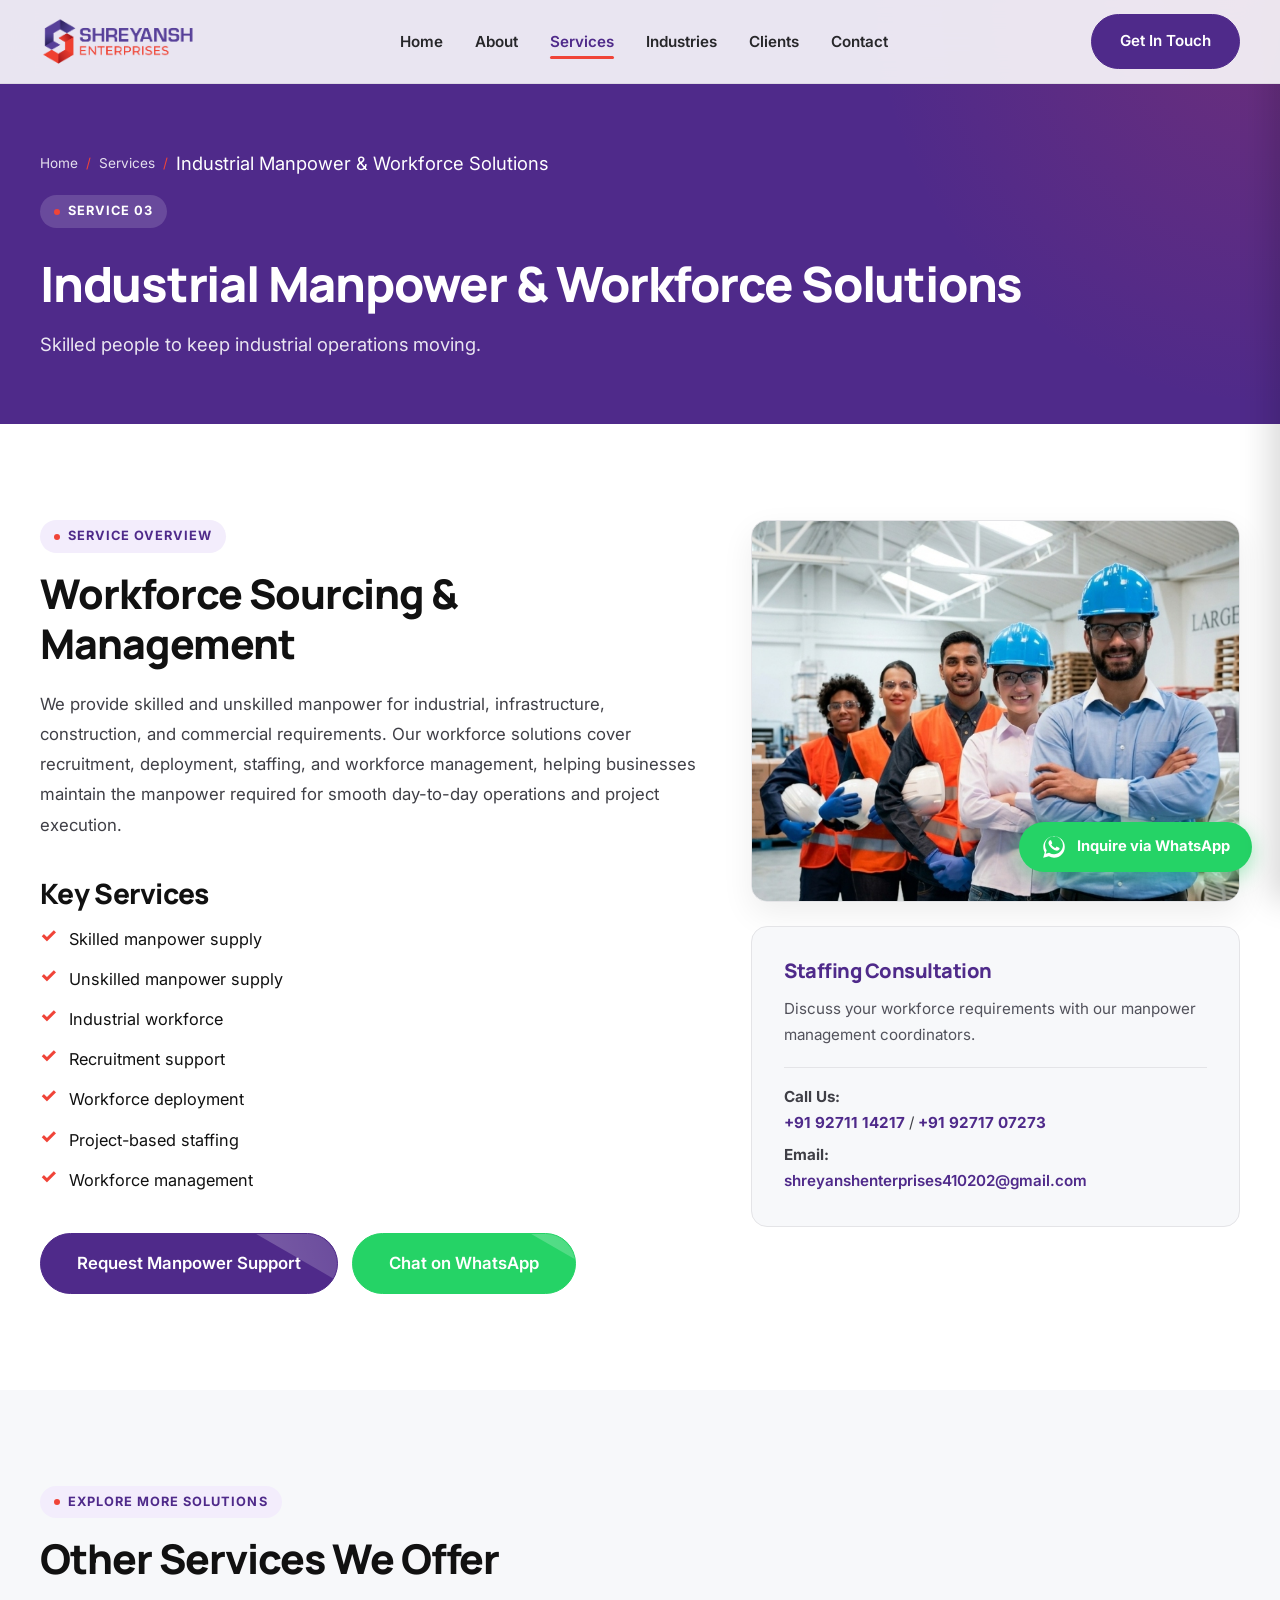
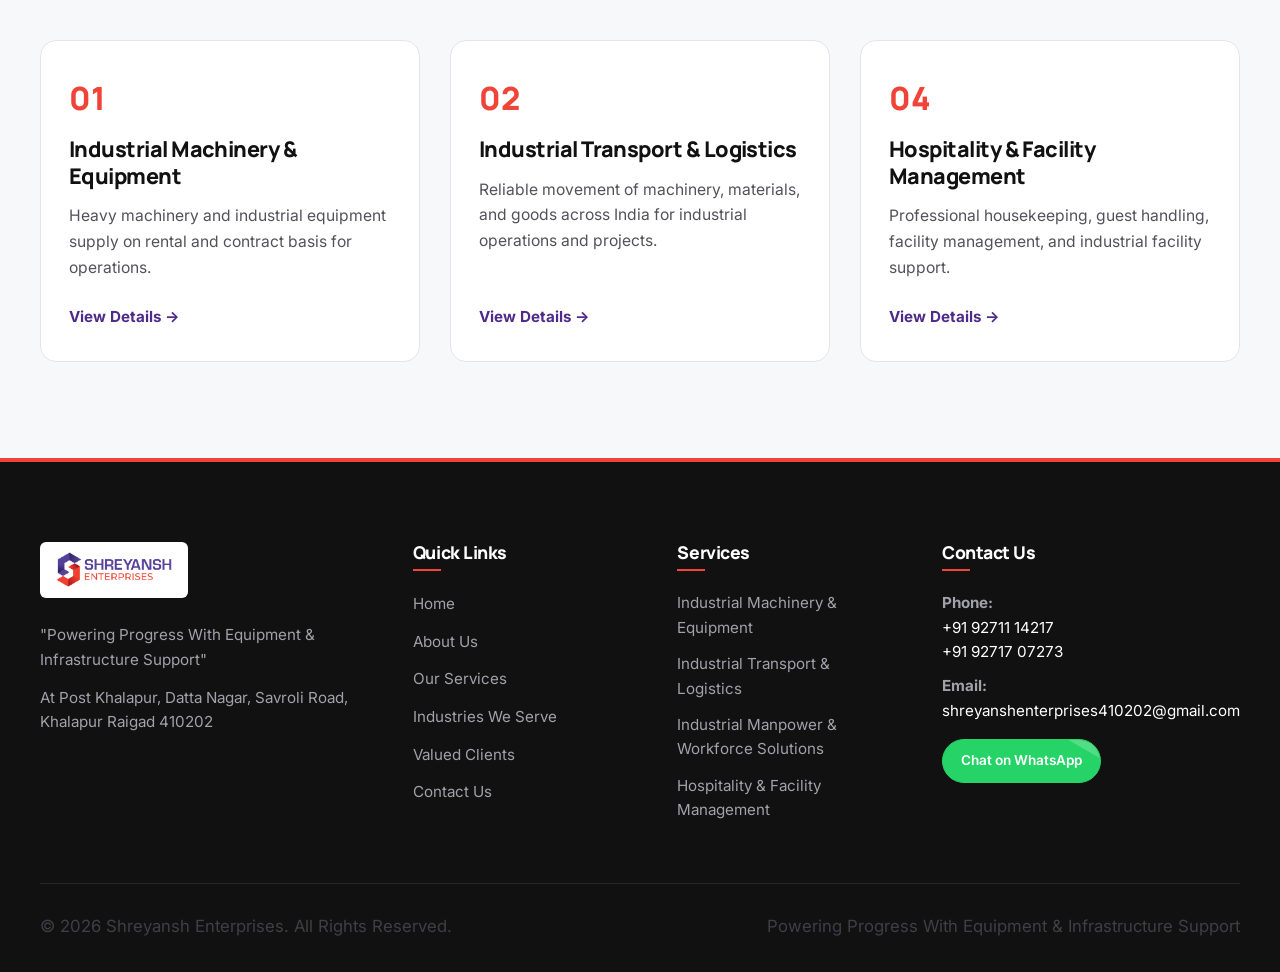
<file: services/employee-management.html>
<!DOCTYPE html>
<html lang="en">
<head>
  <meta charset="UTF-8">
  <meta name="viewport" content="width=device-width, initial-scale=1.0">
  <title>Industrial Manpower & Workforce Solutions | Shreyansh Enterprises</title>
  <meta name="description" content="Industrial Manpower & Workforce Solutions &amp; Manpower solutions by Shreyansh Enterprises. Skilled and unskilled workforce solutions tailored to diverse operational requirements.">
  <meta name="keywords" content="Industrial Manpower & Workforce Solutions, Manpower Solutions, Workforce Deployment, Industrial Staffing, Skilled Labor, Site Manpower, Shreyansh Enterprises">
  
  <meta property="og:title" content="Industrial Manpower & Workforce Solutions | Shreyansh Enterprises">
  <meta property="og:description" content="Skilled and unskilled manpower solutions tailored to enhance workforce efficiency and site productivity across India.">
  <meta property="og:type" content="website">
  <meta property="og:url" content="https://www.shreyanshenterprises.com/services/employee-management.html">

  <link rel="icon" type="image/png" href="../Shreyansh Logo PNG.png">
  <link rel="stylesheet" href="../styles/main.css">
</head>
<body>

  <!-- Navigation Bar -->
  <header class="navbar">
    <div class="container navbar-container">
      <a href="../index.html" class="navbar-logo" aria-label="Shreyansh Enterprises Home">
        <img src="../Shreyansh Logo PNG.png" alt="Shreyansh Enterprises Logo">
      </a>

      <nav aria-label="Main Navigation">
        <ul class="nav-links">
          <li><a href="../index.html" class="nav-link">Home</a></li>
          <li><a href="../about.html" class="nav-link">About</a></li>
          <li><a href="../services.html" class="nav-link active">Services</a></li>
          <li><a href="../industries.html" class="nav-link">Industries</a></li>
          <li><a href="../clients.html" class="nav-link">Clients</a></li>
          <li><a href="../contact.html" class="nav-link">Contact</a></li>
        </ul>
      </nav>

      <div class="nav-cta">
        <a href="../contact.html" class="btn btn-primary">Get In Touch</a>
        <button class="mobile-toggle" aria-label="Toggle navigation menu" aria-expanded="false" aria-controls="mobile-menu">
          <svg viewBox="0 0 24 24"><path d="M3 18h18v-2H3v2zm0-5h18v-2H3v2zm0-7v2h18V6H3z"/></svg>
        </button>
      </div>
    </div>
  </header>

  <!-- Mobile Drawer Menu -->
  <div class="mobile-menu" id="mobile-menu" aria-label="Mobile Navigation Menu">
    <ul class="mobile-nav-links">
      <li><a href="../index.html" class="mobile-nav-link">Home</a></li>
      <li><a href="../about.html" class="mobile-nav-link">About Us</a></li>
      <li><a href="../services.html" class="mobile-nav-link active">Our Services</a></li>
      <li><a href="../industries.html" class="mobile-nav-link">Industries</a></li>
      <li><a href="../clients.html" class="mobile-nav-link">Valued Clients</a></li>
      <li><a href="../contact.html" class="mobile-nav-link">Contact Us</a></li>
    </ul>
    <div style="margin-top: auto; display: flex; flex-direction: column; gap: 12px;">
      <a href="../contact.html" class="btn btn-primary" style="width: 100%;">Get In Touch</a>
      <a href="https://wa.me/919271707273?text=Hello%20Shreyansh%20Enterprises%2C%20I%20would%20like%20to%20know%20more%20about%20your%20services." target="_blank" rel="noopener" class="btn btn-whatsapp" style="width: 100%;">
        Chat on WhatsApp
      </a>
    </div>
  </div>

  <main>
    <!-- Service Header -->
    <section class="subpage-hero">
      <div class="container">
        <div class="breadcrumbs">
          <a href="../index.html">Home</a>
          <span>/</span>
          <a href="../services.html">Services</a>
          <span>/</span>
          <p style="margin: 0; color: white; display: inline;">Industrial Manpower &amp; Workforce Solutions</p>
        </div>
        <span class="section-badge" style="background: rgba(255,255,255,0.15); color: white;">SERVICE 03</span>
        <h1>Industrial Manpower &amp; Workforce Solutions</h1>
        <p>
          Skilled people to keep industrial operations moving.
        </p>
      </div>
    </section>

    <!-- Detail Content -->
    <section class="section">
      <div class="container">
        <div class="service-detail-grid">
          <div>
            <span class="section-badge">Service Overview</span>
            <h2 style="margin-bottom: 20px;">Workforce Sourcing &amp; Management</h2>
            <p style="font-size: 1.05rem; line-height: 1.8; margin-bottom: 20px;">
              We provide skilled and unskilled manpower for industrial, infrastructure, construction, and commercial requirements. Our workforce solutions cover recruitment, deployment, staffing, and workforce management, helping businesses maintain the manpower required for smooth day-to-day operations and project execution.
            </p>
            
            <h3 style="margin-top: 36px; margin-bottom: 16px;">Key Services</h3>
            <ul style="list-style: none; padding: 0; display: flex; flex-direction: column; gap: 14px; margin-bottom: 40px;">
              <li style="display: flex; align-items: flex-start; gap: 12px; font-size: 1.02rem;">
                <span style="color: var(--accent); font-weight: 800; font-size: 1.2rem; line-height: 1;">✓</span>
                <span>Skilled manpower supply</span>
              </li>
              <li style="display: flex; align-items: flex-start; gap: 12px; font-size: 1.02rem;">
                <span style="color: var(--accent); font-weight: 800; font-size: 1.2rem; line-height: 1;">✓</span>
                <span>Unskilled manpower supply</span>
              </li>
              <li style="display: flex; align-items: flex-start; gap: 12px; font-size: 1.02rem;">
                <span style="color: var(--accent); font-weight: 800; font-size: 1.2rem; line-height: 1;">✓</span>
                <span>Industrial workforce</span>
              </li>
              <li style="display: flex; align-items: flex-start; gap: 12px; font-size: 1.02rem;">
                <span style="color: var(--accent); font-weight: 800; font-size: 1.2rem; line-height: 1;">✓</span>
                <span>Recruitment support</span>
              </li>
              <li style="display: flex; align-items: flex-start; gap: 12px; font-size: 1.02rem;">
                <span style="color: var(--accent); font-weight: 800; font-size: 1.2rem; line-height: 1;">✓</span>
                <span>Workforce deployment</span>
              </li>
              <li style="display: flex; align-items: flex-start; gap: 12px; font-size: 1.02rem;">
                <span style="color: var(--accent); font-weight: 800; font-size: 1.2rem; line-height: 1;">✓</span>
                <span>Project-based staffing</span>
              </li>
              <li style="display: flex; align-items: flex-start; gap: 12px; font-size: 1.02rem;">
                <span style="color: var(--accent); font-weight: 800; font-size: 1.2rem; line-height: 1;">✓</span>
                <span>Workforce management</span>
              </li>
            </ul>

            <div style="display: flex; gap: 14px; flex-wrap: wrap;">
              <a href="../contact.html" class="btn btn-primary btn-lg">Request Manpower Support</a>
              <a href="https://wa.me/919271707273?text=Hello%20Shreyansh%20Enterprises%2C%20I%20would%20like%20to%20inquire%20about%20Industrial%20Manpower%20%26%20Workforce%20Solutions." target="_blank" rel="noopener" class="btn btn-whatsapp btn-lg">
                Chat on WhatsApp
              </a>
            </div>
          </div>

          <div>
            <div class="service-detail-img-box">
              <img src="../Workers_link.jpg" alt="Industrial Manpower & Workforce Solutions Team">
            </div>

            <div class="service-info-box">
              <h3 style="font-size: 1.25rem; margin-bottom: 12px; color: var(--primary);">Staffing Consultation</h3>
              <p style="font-size: 0.95rem; margin-bottom: 20px; color: var(--gray-600);">
                Discuss your workforce requirements with our manpower management coordinators.
              </p>
              <div style="border-top: 1px solid var(--gray-200); padding-top: 16px;">
                <p style="font-size: 0.95rem; margin-bottom: 6px;">
                  <strong>Call Us:</strong><br>
                  <a href="tel:+919271114217" style="color: var(--primary); font-weight: 700;">+91 92711 14217</a> / 
                  <a href="tel:+919271707273" style="color: var(--primary); font-weight: 700;">+91 92717 07273</a>
                </p>
                <p style="font-size: 0.95rem; margin: 0;">
                  <strong>Email:</strong><br>
                  <a href="mailto:shreyanshenterprises410202@gmail.com" style="color: var(--primary); font-weight: 600;">shreyanshenterprises410202@gmail.com</a>
                </p>
              </div>
            </div>
          </div>
        </div>
      </div>
    </section>

    <!-- Other Services Navigation -->
    <section class="section section-light">
      <div class="container">
        <div class="section-header">
          <span class="section-badge">Explore More Solutions</span>
          <h2>Other Services We Offer</h2>
        </div>

        <div class="services-grid">
          <a href="heavy-machinery.html" class="service-card" aria-label="Explore Industrial Machinery & Equipment">
            <span class="service-number">01</span>
            <h3 class="service-title">Industrial Machinery &amp; Equipment</h3>
            <p class="service-desc">
              Heavy machinery and industrial equipment supply on rental and contract basis for operations.
            </p>
            <span class="service-link">View Details &rarr;</span>
          </a>

          <a href="transport.html" class="service-card" aria-label="Explore Industrial Transport & Logistics">
            <span class="service-number">02</span>
            <h3 class="service-title">Industrial Transport &amp; Logistics</h3>
            <p class="service-desc">
              Reliable movement of machinery, materials, and goods across India for industrial operations and projects.
            </p>
            <span class="service-link">View Details &rarr;</span>
          </a>

          <a href="hospitality-management.html" class="service-card" aria-label="Explore Hospitality & Facility Management">
            <span class="service-number">04</span>
            <h3 class="service-title">Hospitality &amp; Facility Management</h3>
            <p class="service-desc">
              Professional housekeeping, guest handling, facility management, and industrial facility support.
            </p>
            <span class="service-link">View Details &rarr;</span>
          </a>
        </div>
      </div>
    </section>
  </main>

  <!-- Footer -->
  <footer class="footer">
    <div class="container">
      <div class="footer-grid">
        <div>
          <div class="footer-logo-container">
            <img src="../Shreyansh Logo PNG.png" alt="Shreyansh Enterprises Logo" class="footer-logo">
          </div>
          <p class="footer-desc">"Powering Progress With Equipment &amp; Infrastructure Support"</p>
          <p class="footer-desc" style="margin-top: 14px;">
            At Post Khalapur, Datta Nagar, Savroli Road, Khalapur Raigad 410202
          </p>
        </div>

        <div>
          <h4 class="footer-title">Quick Links</h4>
          <ul class="footer-links">
            <li><a href="../index.html" class="footer-link">Home</a></li>
            <li><a href="../about.html" class="footer-link">About Us</a></li>
            <li><a href="../services.html" class="footer-link">Our Services</a></li>
            <li><a href="../industries.html" class="footer-link">Industries We Serve</a></li>
            <li><a href="../clients.html" class="footer-link">Valued Clients</a></li>
            <li><a href="../contact.html" class="footer-link">Contact Us</a></li>
          </ul>
        </div>

        <div>
          <h4 class="footer-title">Services</h4>
          <ul class="footer-links">
            <li><a href="heavy-machinery.html" class="footer-link">Industrial Machinery &amp; Equipment</a></li>
            <li><a href="transport.html" class="footer-link">Industrial Transport &amp; Logistics</a></li>
            <li><a href="employee-management.html" class="footer-link">Industrial Manpower &amp; Workforce Solutions</a></li>
            <li><a href="hospitality-management.html" class="footer-link">Hospitality &amp; Facility Management</a></li>
          </ul>
        </div>

        <div>
          <h4 class="footer-title">Contact Us</h4>
          <p class="footer-desc" style="margin-bottom: 10px;">
            <strong>Phone:</strong><br>
            <a href="tel:+919271114217" style="color: var(--white);">+91 92711 14217</a><br>
            <a href="tel:+919271707273" style="color: var(--white);">+91 92717 07273</a>
          </p>
          <p class="footer-desc" style="margin-bottom: 16px;">
            <strong>Email:</strong><br>
            <a href="mailto:shreyanshenterprises410202@gmail.com" style="color: var(--white);">shreyanshenterprises410202@gmail.com</a>
          </p>
          <a href="https://wa.me/919271707273?text=Hello%20Shreyansh%20Enterprises%2C%20I%20would%20like%20to%20know%20more%20about%20your%20services." target="_blank" rel="noopener" class="btn btn-whatsapp" style="padding: 10px 18px; font-size: 0.85rem;">
            Chat on WhatsApp
          </a>
        </div>
      </div>

      <div class="footer-bottom">
        <p>&copy; 2026 Shreyansh Enterprises. All Rights Reserved.</p>
        <p>Powering Progress With Equipment &amp; Infrastructure Support</p>
      </div>
    </div>
  </footer>

  <!-- Floating WhatsApp Widget -->
  <a href="https://wa.me/919271707273?text=Hello%20Shreyansh%20Enterprises%2C%20I%20would%20like%20to%20inquire%20about%20Employee%20Management." target="_blank" rel="noopener" class="floating-whatsapp" title="Inquire on WhatsApp" aria-label="Inquire on WhatsApp">
    <svg viewBox="0 0 24 24"><path d="M12.04 2c-5.46 0-9.91 4.45-9.91 9.91 0 1.75.46 3.45 1.32 4.95L2.05 22l5.25-1.38c1.45.79 3.08 1.21 4.74 1.21 5.46 0 9.91-4.45 9.91-9.91 0-2.65-1.03-5.14-2.9-7.01A9.84 9.84 0 0012.04 2zm.01 16.67c-1.49 0-2.95-.4-4.23-1.16l-.3-.18-3.14.82.84-3.06-.2-.31a8.18 8.18 0 01-1.26-4.37c0-4.54 3.7-8.24 8.24-8.24 2.2 0 4.27.86 5.82 2.42a8.18 8.18 0 012.42 5.82c0 4.54-3.7 8.24-8.19 8.24zm4.51-6.16c-.25-.12-1.47-.72-1.69-.8-.23-.08-.39-.12-.56.12-.17.25-.64.8-.79.97-.15.17-.3.19-.55.07-.25-.12-1.05-.39-2-1.23-.74-.66-1.24-1.47-1.39-1.72-.15-.25-.02-.38.11-.5.11-.11.25-.29.37-.43.12-.14.16-.25.25-.42.08-.17.04-.31-.02-.43s-.56-1.35-.77-1.85c-.2-.48-.41-.42-.56-.43h-.48c-.17 0-.44.06-.67.31-.23.25-.88.86-.88 2.1 0 1.24.9 2.44 1.03 2.61.12.17 1.77 2.71 4.29 3.8.6.26 1.07.41 1.44.53.61.19 1.16.17 1.6.1.49-.07 1.47-.6 1.68-1.18.21-.58.21-1.07.15-1.18-.07-.11-.22-.17-.47-.3z"/></svg>
    <span>Inquire via WhatsApp</span>
  </a>

  <!-- Script -->
  <script src="../scripts/app.js"></script>
</body>
</html>
</file>
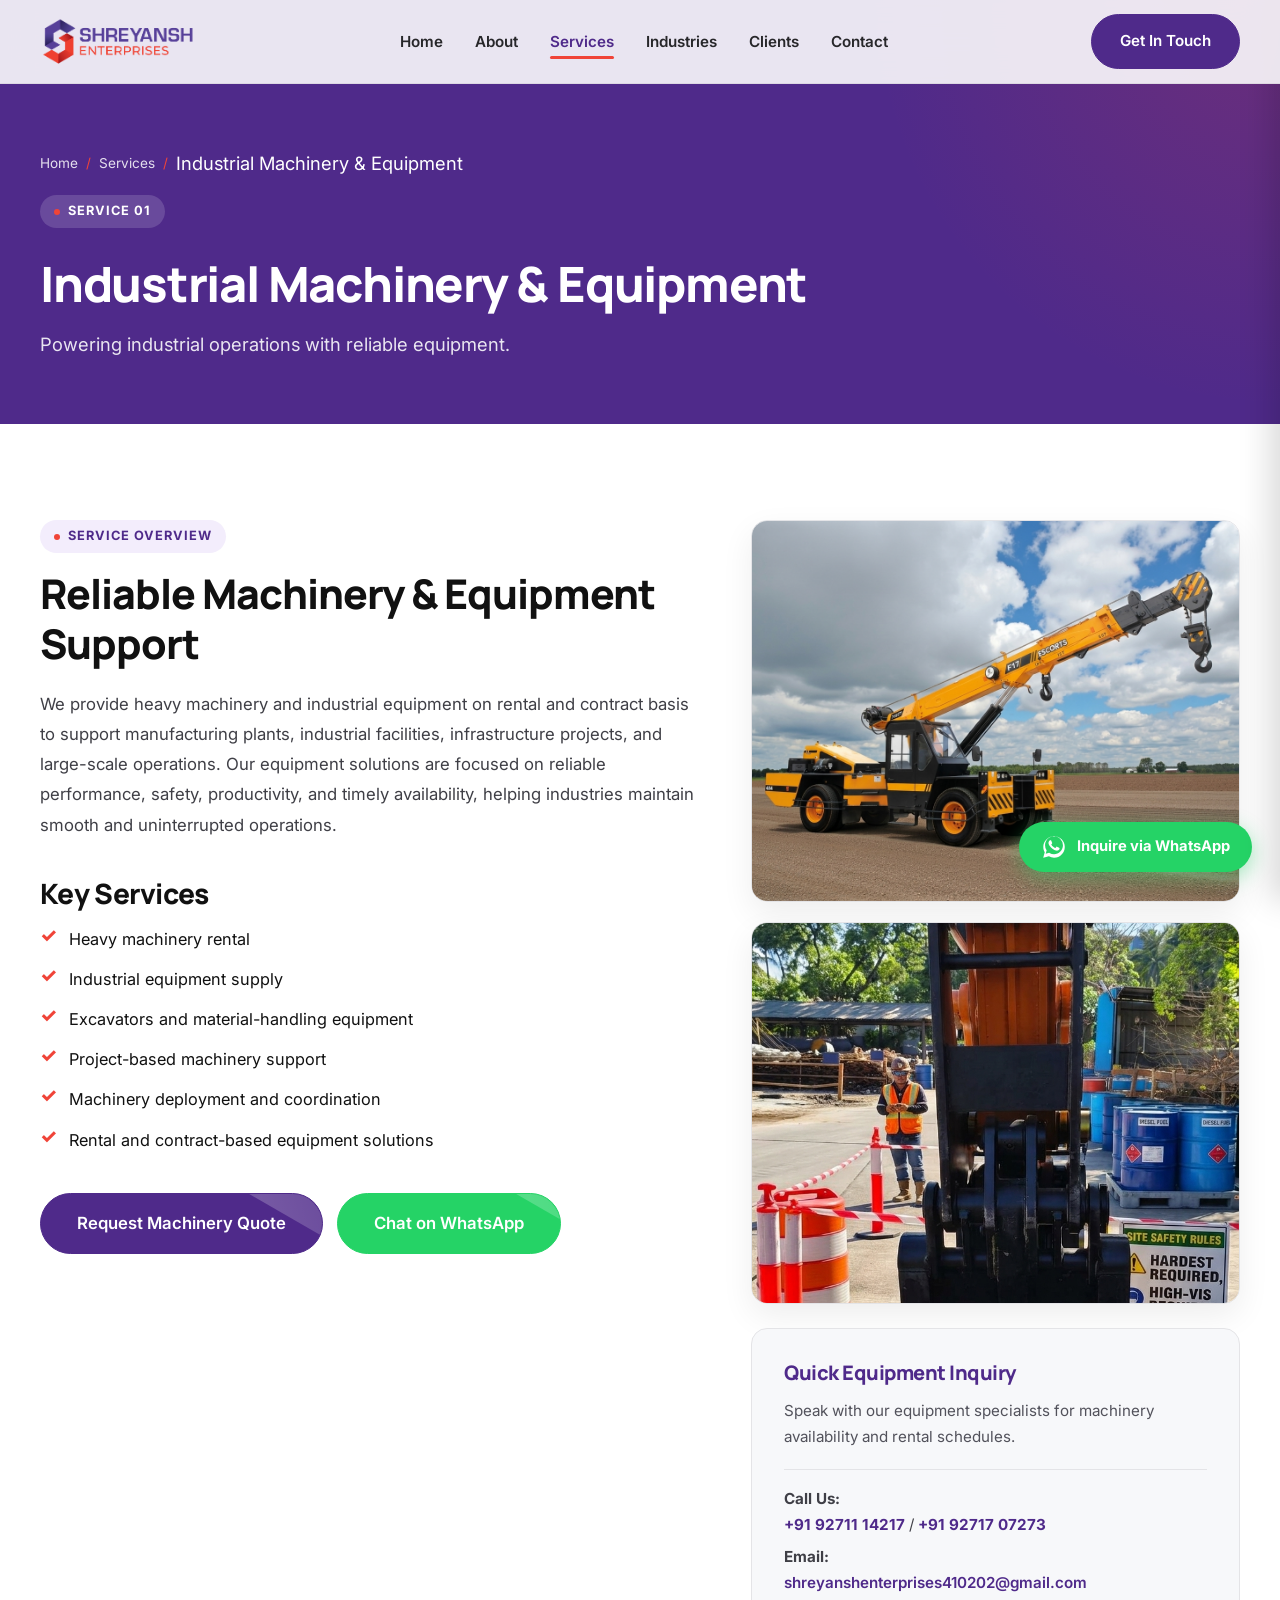
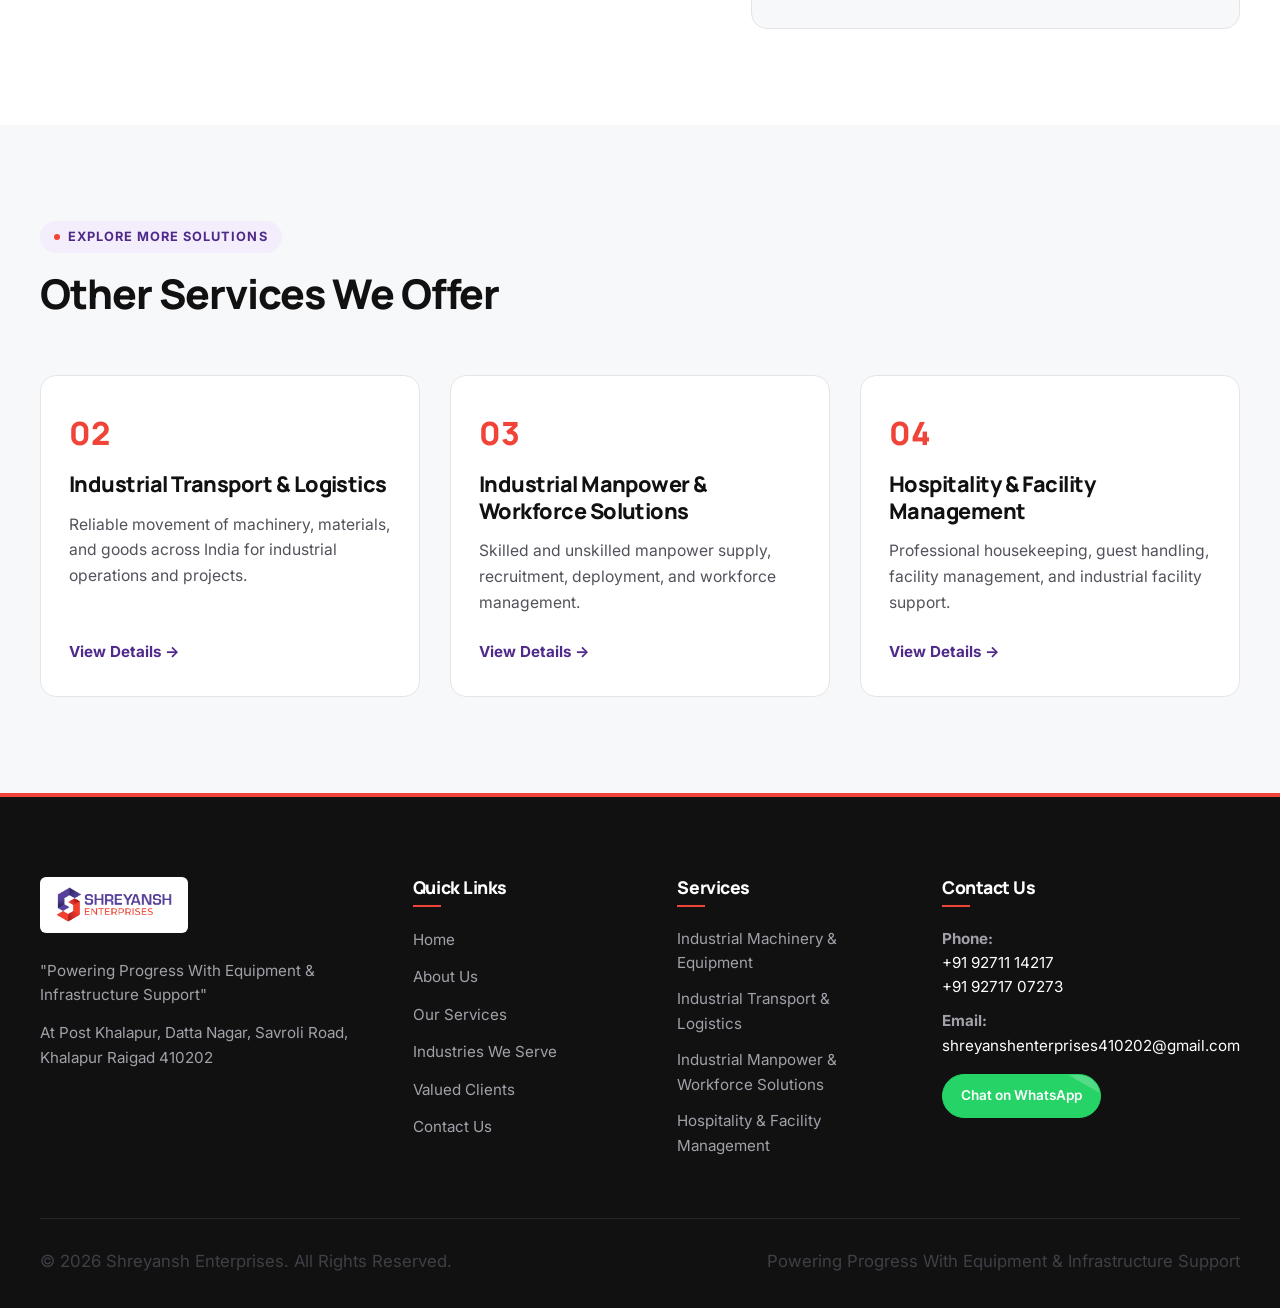
<file: services/heavy-machinery.html>
<!DOCTYPE html>
<html lang="en">
<head>
  <meta charset="UTF-8">
  <meta name="viewport" content="width=device-width, initial-scale=1.0">
  <title>Industrial Machinery & Equipment | Shreyansh Enterprises</title>
  <meta name="description" content="Industrial Machinery & Equipment services by Shreyansh Enterprises. Construction and industrial machinery on rental or contract basis across Maharashtra and India.">
  <meta name="keywords" content="Industrial Machinery & Equipment, Construction Equipment Rental, Industrial Machinery Rental, Earthmovers, Cranes, Infrastructure Support, Shreyansh Enterprises">
  
  <meta property="og:title" content="Industrial Machinery & Equipment | Shreyansh Enterprises">
  <meta property="og:description" content="Construction and industrial machinery supply on rental or contract basis to support infrastructure and industrial projects.">
  <meta property="og:type" content="website">
  <meta property="og:url" content="https://www.shreyanshenterprises.com/services/heavy-machinery.html">

  <link rel="icon" type="image/png" href="../Shreyansh Logo PNG.png">
  <link rel="stylesheet" href="../styles/main.css">
</head>
<body>

  <!-- Navigation Bar -->
  <header class="navbar">
    <div class="container navbar-container">
      <a href="../index.html" class="navbar-logo" aria-label="Shreyansh Enterprises Home">
        <img src="../Shreyansh Logo PNG.png" alt="Shreyansh Enterprises Logo">
      </a>

      <nav aria-label="Main Navigation">
        <ul class="nav-links">
          <li><a href="../index.html" class="nav-link">Home</a></li>
          <li><a href="../about.html" class="nav-link">About</a></li>
          <li><a href="../services.html" class="nav-link active">Services</a></li>
          <li><a href="../industries.html" class="nav-link">Industries</a></li>
          <li><a href="../clients.html" class="nav-link">Clients</a></li>
          <li><a href="../contact.html" class="nav-link">Contact</a></li>
        </ul>
      </nav>

      <div class="nav-cta">
        <a href="../contact.html" class="btn btn-primary">Get In Touch</a>
        <button class="mobile-toggle" aria-label="Toggle navigation menu" aria-expanded="false" aria-controls="mobile-menu">
          <svg viewBox="0 0 24 24"><path d="M3 18h18v-2H3v2zm0-5h18v-2H3v2zm0-7v2h18V6H3z"/></svg>
        </button>
      </div>
    </div>
  </header>

  <!-- Mobile Drawer Menu -->
  <div class="mobile-menu" id="mobile-menu" aria-label="Mobile Navigation Menu">
    <ul class="mobile-nav-links">
      <li><a href="../index.html" class="mobile-nav-link">Home</a></li>
      <li><a href="../about.html" class="mobile-nav-link">About Us</a></li>
      <li><a href="../services.html" class="mobile-nav-link active">Our Services</a></li>
      <li><a href="../industries.html" class="mobile-nav-link">Industries</a></li>
      <li><a href="../clients.html" class="mobile-nav-link">Valued Clients</a></li>
      <li><a href="../contact.html" class="mobile-nav-link">Contact Us</a></li>
    </ul>
    <div style="margin-top: auto; display: flex; flex-direction: column; gap: 12px;">
      <a href="../contact.html" class="btn btn-primary" style="width: 100%;">Get In Touch</a>
      <a href="https://wa.me/919271707273?text=Hello%20Shreyansh%20Enterprises%2C%20I%20would%20like%20to%20know%20more%20about%20your%20services." target="_blank" rel="noopener" class="btn btn-whatsapp" style="width: 100%;">
        Chat on WhatsApp
      </a>
    </div>
  </div>

  <main>
    <!-- Service Header -->
    <section class="subpage-hero">
      <div class="container">
        <div class="breadcrumbs">
          <a href="../index.html">Home</a>
          <span>/</span>
          <a href="../services.html">Services</a>
          <span>/</span>
          <p style="margin: 0; color: white; display: inline;">Industrial Machinery &amp; Equipment</p>
        </div>
        <span class="section-badge" style="background: rgba(255,255,255,0.15); color: white;">SERVICE 01</span>
        <h1>Industrial Machinery &amp; Equipment</h1>
        <p>
          Powering industrial operations with reliable equipment.
        </p>
      </div>
    </section>

    <!-- Detail Content -->
    <section class="section">
      <div class="container">
        <div class="service-detail-grid">
          <div>
            <span class="section-badge">Service Overview</span>
            <h2 style="margin-bottom: 20px;">Reliable Machinery &amp; Equipment Support</h2>
            <p style="font-size: 1.05rem; line-height: 1.8; margin-bottom: 20px;">
              We provide heavy machinery and industrial equipment on rental and contract basis to support manufacturing plants, industrial facilities, infrastructure projects, and large-scale operations. Our equipment solutions are focused on reliable performance, safety, productivity, and timely availability, helping industries maintain smooth and uninterrupted operations.
            </p>
            
            <h3 style="margin-top: 36px; margin-bottom: 16px;">Key Services</h3>
            <ul style="list-style: none; padding: 0; display: flex; flex-direction: column; gap: 14px; margin-bottom: 40px;">
              <li style="display: flex; align-items: flex-start; gap: 12px; font-size: 1.02rem;">
                <span style="color: var(--accent); font-weight: 800; font-size: 1.2rem; line-height: 1;">✓</span>
                <span>Heavy machinery rental</span>
              </li>
              <li style="display: flex; align-items: flex-start; gap: 12px; font-size: 1.02rem;">
                <span style="color: var(--accent); font-weight: 800; font-size: 1.2rem; line-height: 1;">✓</span>
                <span>Industrial equipment supply</span>
              </li>
              <li style="display: flex; align-items: flex-start; gap: 12px; font-size: 1.02rem;">
                <span style="color: var(--accent); font-weight: 800; font-size: 1.2rem; line-height: 1;">✓</span>
                <span>Excavators and material-handling equipment</span>
              </li>
              <li style="display: flex; align-items: flex-start; gap: 12px; font-size: 1.02rem;">
                <span style="color: var(--accent); font-weight: 800; font-size: 1.2rem; line-height: 1;">✓</span>
                <span>Project-based machinery support</span>
              </li>
              <li style="display: flex; align-items: flex-start; gap: 12px; font-size: 1.02rem;">
                <span style="color: var(--accent); font-weight: 800; font-size: 1.2rem; line-height: 1;">✓</span>
                <span>Machinery deployment and coordination</span>
              </li>
              <li style="display: flex; align-items: flex-start; gap: 12px; font-size: 1.02rem;">
                <span style="color: var(--accent); font-weight: 800; font-size: 1.2rem; line-height: 1;">✓</span>
                <span>Rental and contract-based equipment solutions</span>
              </li>
            </ul>

            <div style="display: flex; gap: 14px; flex-wrap: wrap;">
              <a href="../contact.html" class="btn btn-primary btn-lg">Request Machinery Quote</a>
              <a href="https://wa.me/919271707273?text=Hello%20Shreyansh%20Enterprises%2C%20I%20would%20like%20to%20inquire%20about%20Industrial%20Machinery%20%26%20Equipment." target="_blank" rel="noopener" class="btn btn-whatsapp btn-lg">
                Chat on WhatsApp
              </a>
            </div>
          </div>

          <div>
            <div class="service-detail-img-box" style="margin-bottom: 20px;">
              <img src="../Gemini_Generated_Image_9k3i379k3i379k3i.png" alt="Industrial Machinery & Equipment Fleet">
            </div>

            <div class="service-detail-img-box" style="margin-bottom: 24px;">
              <img src="../loader.png" alt="Heavy Earthmoving & Mining Wheel Loader Equipment">
            </div>

            <div class="service-info-box">
              <h3 style="font-size: 1.25rem; margin-bottom: 12px; color: var(--primary);">Quick Equipment Inquiry</h3>
              <p style="font-size: 0.95rem; margin-bottom: 20px; color: var(--gray-600);">
                Speak with our equipment specialists for machinery availability and rental schedules.
              </p>
              <div style="border-top: 1px solid var(--gray-200); padding-top: 16px;">
                <p style="font-size: 0.95rem; margin-bottom: 6px;">
                  <strong>Call Us:</strong><br>
                  <a href="tel:+919271114217" style="color: var(--primary); font-weight: 700;">+91 92711 14217</a> / 
                  <a href="tel:+919271707273" style="color: var(--primary); font-weight: 700;">+91 92717 07273</a>
                </p>
                <p style="font-size: 0.95rem; margin: 0;">
                  <strong>Email:</strong><br>
                  <a href="mailto:shreyanshenterprises410202@gmail.com" style="color: var(--primary); font-weight: 600;">shreyanshenterprises410202@gmail.com</a>
                </p>
              </div>
            </div>
          </div>
        </div>
      </div>
    </section>

    <!-- Other Services Navigation -->
    <section class="section section-light">
      <div class="container">
        <div class="section-header">
          <span class="section-badge">Explore More Solutions</span>
          <h2>Other Services We Offer</h2>
        </div>

        <div class="services-grid">
          <a href="transport.html" class="service-card" aria-label="Explore Industrial Transport & Logistics">
            <span class="service-number">02</span>
            <h3 class="service-title">Industrial Transport &amp; Logistics</h3>
            <p class="service-desc">
              Reliable movement of machinery, materials, and goods across India for industrial operations and projects.
            </p>
            <span class="service-link">View Details &rarr;</span>
          </a>

          <a href="employee-management.html" class="service-card" aria-label="Explore Industrial Manpower & Workforce Solutions">
            <span class="service-number">03</span>
            <h3 class="service-title">Industrial Manpower &amp; Workforce Solutions</h3>
            <p class="service-desc">
              Skilled and unskilled manpower supply, recruitment, deployment, and workforce management.
            </p>
            <span class="service-link">View Details &rarr;</span>
          </a>

          <a href="hospitality-management.html" class="service-card" aria-label="Explore Hospitality & Facility Management">
            <span class="service-number">04</span>
            <h3 class="service-title">Hospitality &amp; Facility Management</h3>
            <p class="service-desc">
              Professional housekeeping, guest handling, facility management, and industrial facility support.
            </p>
            <span class="service-link">View Details &rarr;</span>
          </a>
        </div>
      </div>
    </section>
  </main>

  <!-- Footer -->
  <footer class="footer">
    <div class="container">
      <div class="footer-grid">
        <div>
          <div class="footer-logo-container">
            <img src="../Shreyansh Logo PNG.png" alt="Shreyansh Enterprises Logo" class="footer-logo">
          </div>
          <p class="footer-desc">"Powering Progress With Equipment &amp; Infrastructure Support"</p>
          <p class="footer-desc" style="margin-top: 14px;">
            At Post Khalapur, Datta Nagar, Savroli Road, Khalapur Raigad 410202
          </p>
        </div>

        <div>
          <h4 class="footer-title">Quick Links</h4>
          <ul class="footer-links">
            <li><a href="../index.html" class="footer-link">Home</a></li>
            <li><a href="../about.html" class="footer-link">About Us</a></li>
            <li><a href="../services.html" class="footer-link">Our Services</a></li>
            <li><a href="../industries.html" class="footer-link">Industries We Serve</a></li>
            <li><a href="../clients.html" class="footer-link">Valued Clients</a></li>
            <li><a href="../contact.html" class="footer-link">Contact Us</a></li>
          </ul>
        </div>

        <div>
          <h4 class="footer-title">Services</h4>
          <ul class="footer-links">
            <li><a href="heavy-machinery.html" class="footer-link">Industrial Machinery &amp; Equipment</a></li>
            <li><a href="transport.html" class="footer-link">Industrial Transport &amp; Logistics</a></li>
            <li><a href="employee-management.html" class="footer-link">Industrial Manpower &amp; Workforce Solutions</a></li>
            <li><a href="hospitality-management.html" class="footer-link">Hospitality &amp; Facility Management</a></li>
          </ul>
        </div>

        <div>
          <h4 class="footer-title">Contact Us</h4>
          <p class="footer-desc" style="margin-bottom: 10px;">
            <strong>Phone:</strong><br>
            <a href="tel:+919271114217" style="color: var(--white);">+91 92711 14217</a><br>
            <a href="tel:+919271707273" style="color: var(--white);">+91 92717 07273</a>
          </p>
          <p class="footer-desc" style="margin-bottom: 16px;">
            <strong>Email:</strong><br>
            <a href="mailto:shreyanshenterprises410202@gmail.com" style="color: var(--white);">shreyanshenterprises410202@gmail.com</a>
          </p>
          <a href="https://wa.me/919271707273?text=Hello%20Shreyansh%20Enterprises%2C%20I%20would%20like%20to%20know%20more%20about%20your%20services." target="_blank" rel="noopener" class="btn btn-whatsapp" style="padding: 10px 18px; font-size: 0.85rem;">
            Chat on WhatsApp
          </a>
        </div>
      </div>

      <div class="footer-bottom">
        <p>&copy; 2026 Shreyansh Enterprises. All Rights Reserved.</p>
        <p>Powering Progress With Equipment &amp; Infrastructure Support</p>
      </div>
    </div>
  </footer>

  <!-- Floating WhatsApp Widget -->
  <a href="https://wa.me/919271707273?text=Hello%20Shreyansh%20Enterprises%2C%20I%20would%20like%20to%20inquire%20about%20Heavy%20Machinery%20Supply." target="_blank" rel="noopener" class="floating-whatsapp" title="Inquire on WhatsApp" aria-label="Inquire on WhatsApp">
    <svg viewBox="0 0 24 24"><path d="M12.04 2c-5.46 0-9.91 4.45-9.91 9.91 0 1.75.46 3.45 1.32 4.95L2.05 22l5.25-1.38c1.45.79 3.08 1.21 4.74 1.21 5.46 0 9.91-4.45 9.91-9.91 0-2.65-1.03-5.14-2.9-7.01A9.84 9.84 0 0012.04 2zm.01 16.67c-1.49 0-2.95-.4-4.23-1.16l-.3-.18-3.14.82.84-3.06-.2-.31a8.18 8.18 0 01-1.26-4.37c0-4.54 3.7-8.24 8.24-8.24 2.2 0 4.27.86 5.82 2.42a8.18 8.18 0 012.42 5.82c0 4.54-3.7 8.24-8.19 8.24zm4.51-6.16c-.25-.12-1.47-.72-1.69-.8-.23-.08-.39-.12-.56.12-.17.25-.64.8-.79.97-.15.17-.3.19-.55.07-.25-.12-1.05-.39-2-1.23-.74-.66-1.24-1.47-1.39-1.72-.15-.25-.02-.38.11-.5.11-.11.25-.29.37-.43.12-.14.16-.25.25-.42.08-.17.04-.31-.02-.43s-.56-1.35-.77-1.85c-.2-.48-.41-.42-.56-.43h-.48c-.17 0-.44.06-.67.31-.23.25-.88.86-.88 2.1 0 1.24.9 2.44 1.03 2.61.12.17 1.77 2.71 4.29 3.8.6.26 1.07.41 1.44.53.61.19 1.16.17 1.6.1.49-.07 1.47-.6 1.68-1.18.21-.58.21-1.07.15-1.18-.07-.11-.22-.17-.47-.3z"/></svg>
    <span>Inquire via WhatsApp</span>
  </a>

  <!-- Script -->
  <script src="../scripts/app.js"></script>
</body>
</html>
</file>
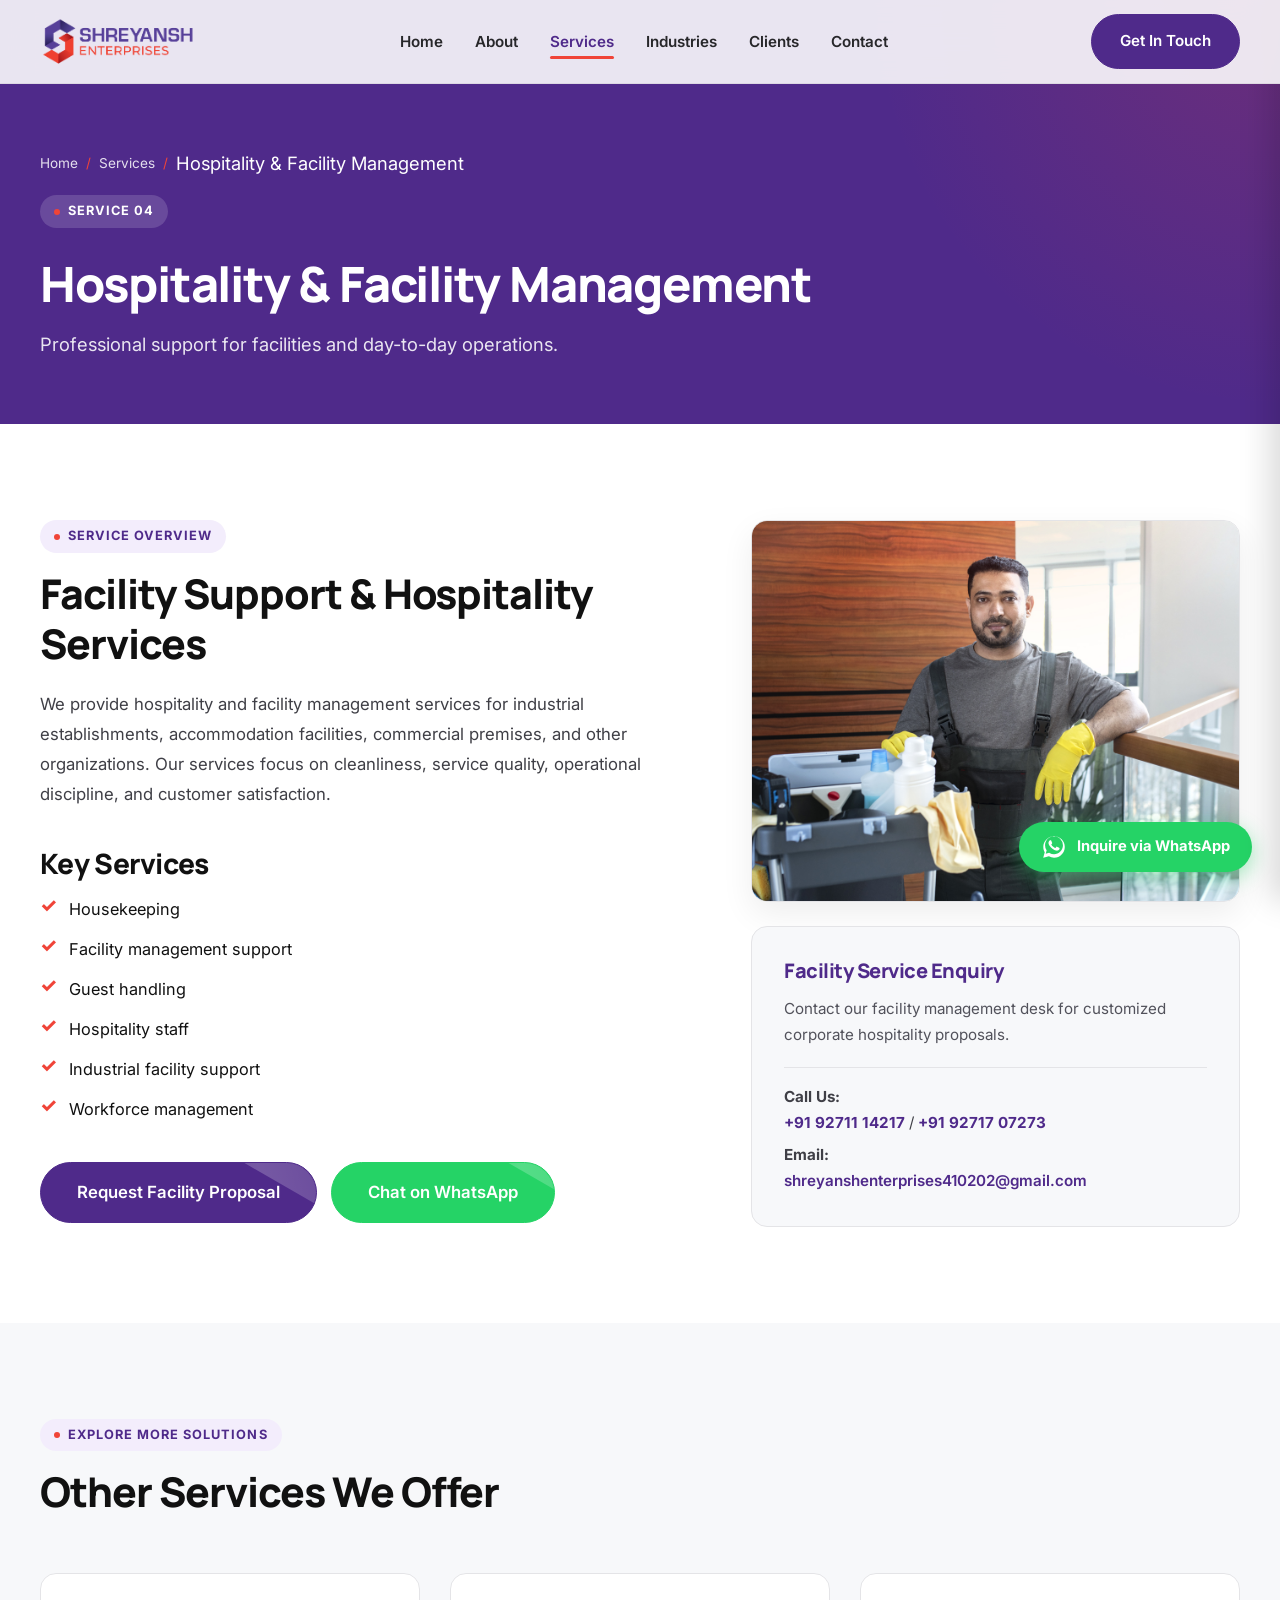
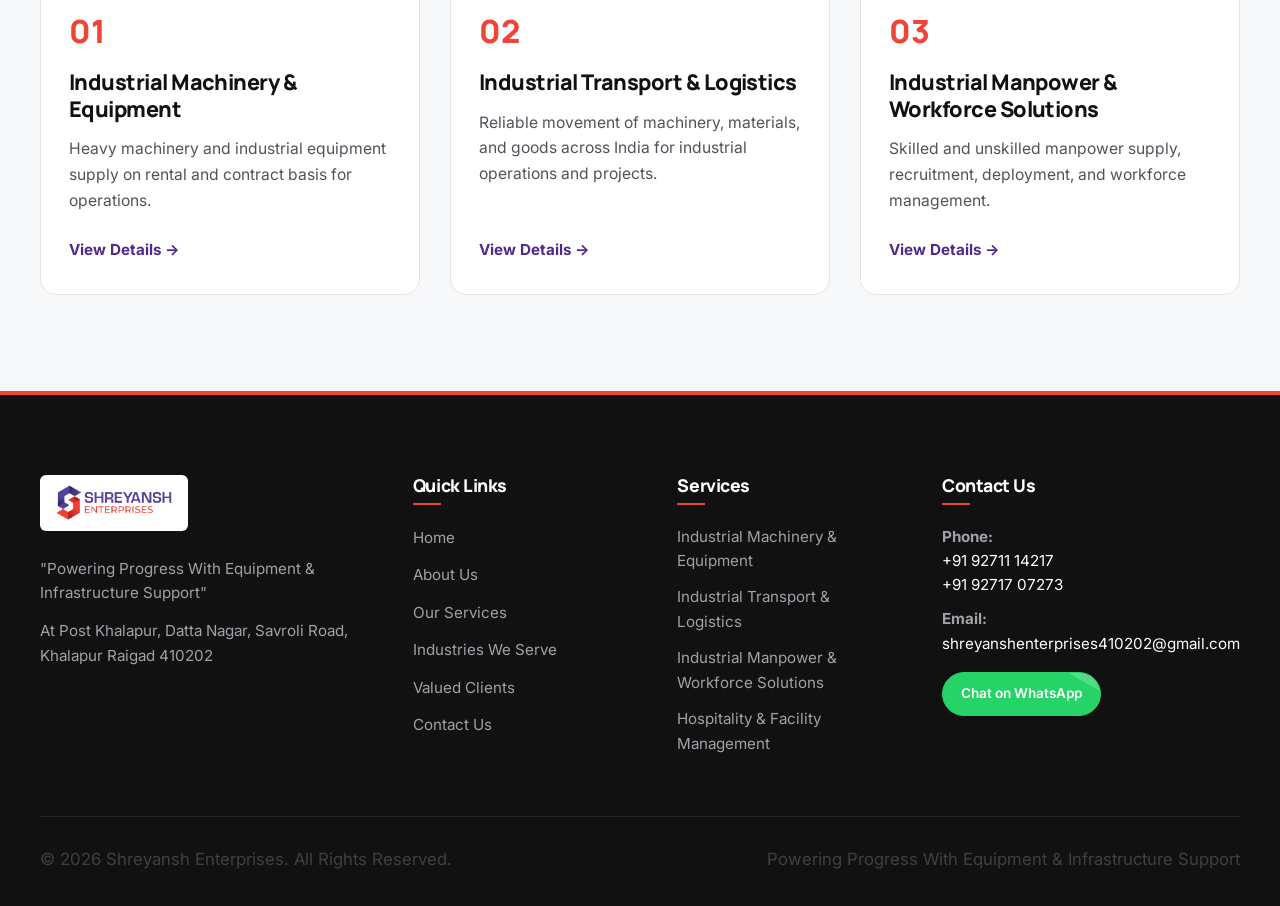
<file: services/hospitality-management.html>
<!DOCTYPE html>
<html lang="en">
<head>
  <meta charset="UTF-8">
  <meta name="viewport" content="width=device-width, initial-scale=1.0">
  <title>Hospitality & Facility Management | Shreyansh Enterprises</title>
  <meta name="description" content="Hospitality &amp; Facility Management services by Shreyansh Enterprises. Professional housekeeping, facility support, guest handling, and workforce management.">
  <meta name="keywords" content="Hospitality & Facility Management, Facility Management, Housekeeping Services, Guest House Management, Commercial Facility Support, Shreyansh Enterprises">
  
  <meta property="og:title" content="Hospitality & Facility Management | Shreyansh Enterprises">
  <meta property="og:description" content="Professional hospitality and facility management services focused on service quality, discipline, and customer satisfaction.">
  <meta property="og:type" content="website">
  <meta property="og:url" content="https://www.shreyanshenterprises.com/services/hospitality-management.html">

  <link rel="icon" type="image/png" href="../Shreyansh Logo PNG.png">
  <link rel="stylesheet" href="../styles/main.css">
</head>
<body>

  <!-- Navigation Bar -->
  <header class="navbar">
    <div class="container navbar-container">
      <a href="../index.html" class="navbar-logo" aria-label="Shreyansh Enterprises Home">
        <img src="../Shreyansh Logo PNG.png" alt="Shreyansh Enterprises Logo">
      </a>

      <nav aria-label="Main Navigation">
        <ul class="nav-links">
          <li><a href="../index.html" class="nav-link">Home</a></li>
          <li><a href="../about.html" class="nav-link">About</a></li>
          <li><a href="../services.html" class="nav-link active">Services</a></li>
          <li><a href="../industries.html" class="nav-link">Industries</a></li>
          <li><a href="../clients.html" class="nav-link">Clients</a></li>
          <li><a href="../contact.html" class="nav-link">Contact</a></li>
        </ul>
      </nav>

      <div class="nav-cta">
        <a href="../contact.html" class="btn btn-primary">Get In Touch</a>
        <button class="mobile-toggle" aria-label="Toggle navigation menu" aria-expanded="false" aria-controls="mobile-menu">
          <svg viewBox="0 0 24 24"><path d="M3 18h18v-2H3v2zm0-5h18v-2H3v2zm0-7v2h18V6H3z"/></svg>
        </button>
      </div>
    </div>
  </header>

  <!-- Mobile Drawer Menu -->
  <div class="mobile-menu" id="mobile-menu" aria-label="Mobile Navigation Menu">
    <ul class="mobile-nav-links">
      <li><a href="../index.html" class="mobile-nav-link">Home</a></li>
      <li><a href="../about.html" class="mobile-nav-link">About Us</a></li>
      <li><a href="../services.html" class="mobile-nav-link active">Our Services</a></li>
      <li><a href="../industries.html" class="mobile-nav-link">Industries</a></li>
      <li><a href="../clients.html" class="mobile-nav-link">Valued Clients</a></li>
      <li><a href="../contact.html" class="mobile-nav-link">Contact Us</a></li>
    </ul>
    <div style="margin-top: auto; display: flex; flex-direction: column; gap: 12px;">
      <a href="../contact.html" class="btn btn-primary" style="width: 100%;">Get In Touch</a>
      <a href="https://wa.me/919271707273?text=Hello%20Shreyansh%20Enterprises%2C%20I%20would%20like%20to%20know%20more%20about%20your%20services." target="_blank" rel="noopener" class="btn btn-whatsapp" style="width: 100%;">
        Chat on WhatsApp
      </a>
    </div>
  </div>

  <main>
    <!-- Service Header -->
    <section class="subpage-hero">
      <div class="container">
        <div class="breadcrumbs">
          <a href="../index.html">Home</a>
          <span>/</span>
          <a href="../services.html">Services</a>
          <span>/</span>
          <p style="margin: 0; color: white; display: inline;">Hospitality &amp; Facility Management</p>
        </div>
        <span class="section-badge" style="background: rgba(255,255,255,0.15); color: white;">SERVICE 04</span>
        <h1>Hospitality &amp; Facility Management</h1>
        <p>
          Professional support for facilities and day-to-day operations.
        </p>
      </div>
    </section>

    <!-- Detail Content -->
    <section class="section">
      <div class="container">
        <div class="service-detail-grid">
          <div>
            <span class="section-badge">Service Overview</span>
            <h2 style="margin-bottom: 20px;">Facility Support &amp; Hospitality Services</h2>
            <p style="font-size: 1.05rem; line-height: 1.8; margin-bottom: 20px;">
              We provide hospitality and facility management services for industrial establishments, accommodation facilities, commercial premises, and other organizations. Our services focus on cleanliness, service quality, operational discipline, and customer satisfaction.
            </p>
            
            <h3 style="margin-top: 36px; margin-bottom: 16px;">Key Services</h3>
            <ul style="list-style: none; padding: 0; display: flex; flex-direction: column; gap: 14px; margin-bottom: 40px;">
              <li style="display: flex; align-items: flex-start; gap: 12px; font-size: 1.02rem;">
                <span style="color: var(--accent); font-weight: 800; font-size: 1.2rem; line-height: 1;">✓</span>
                <span>Housekeeping</span>
              </li>
              <li style="display: flex; align-items: flex-start; gap: 12px; font-size: 1.02rem;">
                <span style="color: var(--accent); font-weight: 800; font-size: 1.2rem; line-height: 1;">✓</span>
                <span>Facility management support</span>
              </li>
              <li style="display: flex; align-items: flex-start; gap: 12px; font-size: 1.02rem;">
                <span style="color: var(--accent); font-weight: 800; font-size: 1.2rem; line-height: 1;">✓</span>
                <span>Guest handling</span>
              </li>
              <li style="display: flex; align-items: flex-start; gap: 12px; font-size: 1.02rem;">
                <span style="color: var(--accent); font-weight: 800; font-size: 1.2rem; line-height: 1;">✓</span>
                <span>Hospitality staff</span>
              </li>
              <li style="display: flex; align-items: flex-start; gap: 12px; font-size: 1.02rem;">
                <span style="color: var(--accent); font-weight: 800; font-size: 1.2rem; line-height: 1;">✓</span>
                <span>Industrial facility support</span>
              </li>
              <li style="display: flex; align-items: flex-start; gap: 12px; font-size: 1.02rem;">
                <span style="color: var(--accent); font-weight: 800; font-size: 1.2rem; line-height: 1;">✓</span>
                <span>Workforce management</span>
              </li>
            </ul>

            <div style="display: flex; gap: 14px; flex-wrap: wrap;">
              <a href="../contact.html" class="btn btn-primary btn-lg">Request Facility Proposal</a>
              <a href="https://wa.me/919271707273?text=Hello%20Shreyansh%20Enterprises%2C%20I%20would%20like%20to%20inquire%20about%20Hospitality%20%26%20Facility%20Management." target="_blank" rel="noopener" class="btn btn-whatsapp btn-lg">
                Chat on WhatsApp
              </a>
            </div>
          </div>

          <div>
            <div class="service-detail-img-box">
              <img src="../HOSPITALITY MANAGEMENT.jpg" alt="Hospitality & Facility Management Services">
            </div>

            <div class="service-info-box">
              <h3 style="font-size: 1.25rem; margin-bottom: 12px; color: var(--primary);">Facility Service Enquiry</h3>
              <p style="font-size: 0.95rem; margin-bottom: 20px; color: var(--gray-600);">
                Contact our facility management desk for customized corporate hospitality proposals.
              </p>
              <div style="border-top: 1px solid var(--gray-200); padding-top: 16px;">
                <p style="font-size: 0.95rem; margin-bottom: 6px;">
                  <strong>Call Us:</strong><br>
                  <a href="tel:+919271114217" style="color: var(--primary); font-weight: 700;">+91 92711 14217</a> / 
                  <a href="tel:+919271707273" style="color: var(--primary); font-weight: 700;">+91 92717 07273</a>
                </p>
                <p style="font-size: 0.95rem; margin: 0;">
                  <strong>Email:</strong><br>
                  <a href="mailto:shreyanshenterprises410202@gmail.com" style="color: var(--primary); font-weight: 600;">shreyanshenterprises410202@gmail.com</a>
                </p>
              </div>
            </div>
          </div>
        </div>
      </div>
    </section>

    <!-- Other Services Navigation -->
    <section class="section section-light">
      <div class="container">
        <div class="section-header">
          <span class="section-badge">Explore More Solutions</span>
          <h2>Other Services We Offer</h2>
        </div>

        <div class="services-grid">
          <a href="heavy-machinery.html" class="service-card" aria-label="Explore Industrial Machinery & Equipment">
            <span class="service-number">01</span>
            <h3 class="service-title">Industrial Machinery &amp; Equipment</h3>
            <p class="service-desc">
              Heavy machinery and industrial equipment supply on rental and contract basis for operations.
            </p>
            <span class="service-link">View Details &rarr;</span>
          </a>

          <a href="transport.html" class="service-card" aria-label="Explore Industrial Transport & Logistics">
            <span class="service-number">02</span>
            <h3 class="service-title">Industrial Transport &amp; Logistics</h3>
            <p class="service-desc">
              Reliable movement of machinery, materials, and goods across India for industrial operations and projects.
            </p>
            <span class="service-link">View Details &rarr;</span>
          </a>

          <a href="employee-management.html" class="service-card" aria-label="Explore Industrial Manpower & Workforce Solutions">
            <span class="service-number">03</span>
            <h3 class="service-title">Industrial Manpower &amp; Workforce Solutions</h3>
            <p class="service-desc">
              Skilled and unskilled manpower supply, recruitment, deployment, and workforce management.
            </p>
            <span class="service-link">View Details &rarr;</span>
          </a>
        </div>
      </div>
    </section>
  </main>

  <!-- Footer -->
  <footer class="footer">
    <div class="container">
      <div class="footer-grid">
        <div>
          <div class="footer-logo-container">
            <img src="../Shreyansh Logo PNG.png" alt="Shreyansh Enterprises Logo" class="footer-logo">
          </div>
          <p class="footer-desc">"Powering Progress With Equipment &amp; Infrastructure Support"</p>
          <p class="footer-desc" style="margin-top: 14px;">
            At Post Khalapur, Datta Nagar, Savroli Road, Khalapur Raigad 410202
          </p>
        </div>

        <div>
          <h4 class="footer-title">Quick Links</h4>
          <ul class="footer-links">
            <li><a href="../index.html" class="footer-link">Home</a></li>
            <li><a href="../about.html" class="footer-link">About Us</a></li>
            <li><a href="../services.html" class="footer-link">Our Services</a></li>
            <li><a href="../industries.html" class="footer-link">Industries We Serve</a></li>
            <li><a href="../clients.html" class="footer-link">Valued Clients</a></li>
            <li><a href="../contact.html" class="footer-link">Contact Us</a></li>
          </ul>
        </div>

        <div>
          <h4 class="footer-title">Services</h4>
          <ul class="footer-links">
            <li><a href="heavy-machinery.html" class="footer-link">Industrial Machinery &amp; Equipment</a></li>
            <li><a href="transport.html" class="footer-link">Industrial Transport &amp; Logistics</a></li>
            <li><a href="employee-management.html" class="footer-link">Industrial Manpower &amp; Workforce Solutions</a></li>
            <li><a href="hospitality-management.html" class="footer-link">Hospitality &amp; Facility Management</a></li>
          </ul>
        </div>

        <div>
          <h4 class="footer-title">Contact Us</h4>
          <p class="footer-desc" style="margin-bottom: 10px;">
            <strong>Phone:</strong><br>
            <a href="tel:+919271114217" style="color: var(--white);">+91 92711 14217</a><br>
            <a href="tel:+919271707273" style="color: var(--white);">+91 92717 07273</a>
          </p>
          <p class="footer-desc" style="margin-bottom: 16px;">
            <strong>Email:</strong><br>
            <a href="mailto:shreyanshenterprises410202@gmail.com" style="color: var(--white);">shreyanshenterprises410202@gmail.com</a>
          </p>
          <a href="https://wa.me/919271707273?text=Hello%20Shreyansh%20Enterprises%2C%20I%20would%20like%20to%20know%20more%20about%20your%20services." target="_blank" rel="noopener" class="btn btn-whatsapp" style="padding: 10px 18px; font-size: 0.85rem;">
            Chat on WhatsApp
          </a>
        </div>
      </div>

      <div class="footer-bottom">
        <p>&copy; 2026 Shreyansh Enterprises. All Rights Reserved.</p>
        <p>Powering Progress With Equipment &amp; Infrastructure Support</p>
      </div>
    </div>
  </footer>

  <!-- Floating WhatsApp Widget -->
  <a href="https://wa.me/919271707273?text=Hello%20Shreyansh%20Enterprises%2C%20I%20would%20like%20to%20inquire%20about%20Hospitality%20Management." target="_blank" rel="noopener" class="floating-whatsapp" title="Inquire on WhatsApp" aria-label="Inquire on WhatsApp">
    <svg viewBox="0 0 24 24"><path d="M12.04 2c-5.46 0-9.91 4.45-9.91 9.91 0 1.75.46 3.45 1.32 4.95L2.05 22l5.25-1.38c1.45.79 3.08 1.21 4.74 1.21 5.46 0 9.91-4.45 9.91-9.91 0-2.65-1.03-5.14-2.9-7.01A9.84 9.84 0 0012.04 2zm.01 16.67c-1.49 0-2.95-.4-4.23-1.16l-.3-.18-3.14.82.84-3.06-.2-.31a8.18 8.18 0 01-1.26-4.37c0-4.54 3.7-8.24 8.24-8.24 2.2 0 4.27.86 5.82 2.42a8.18 8.18 0 012.42 5.82c0 4.54-3.7 8.24-8.19 8.24zm4.51-6.16c-.25-.12-1.47-.72-1.69-.8-.23-.08-.39-.12-.56.12-.17.25-.64.8-.79.97-.15.17-.3.19-.55.07-.25-.12-1.05-.39-2-1.23-.74-.66-1.24-1.47-1.39-1.72-.15-.25-.02-.38.11-.5.11-.11.25-.29.37-.43.12-.14.16-.25.25-.42.08-.17.04-.31-.02-.43s-.56-1.35-.77-1.85c-.2-.48-.41-.42-.56-.43h-.48c-.17 0-.44.06-.67.31-.23.25-.88.86-.88 2.1 0 1.24.9 2.44 1.03 2.61.12.17 1.77 2.71 4.29 3.8.6.26 1.07.41 1.44.53.61.19 1.16.17 1.6.1.49-.07 1.47-.6 1.68-1.18.21-.58.21-1.07.15-1.18-.07-.11-.22-.17-.47-.3z"/></svg>
    <span>Inquire via WhatsApp</span>
  </a>

  <!-- Script -->
  <script src="../scripts/app.js"></script>
</body>
</html>
</file>
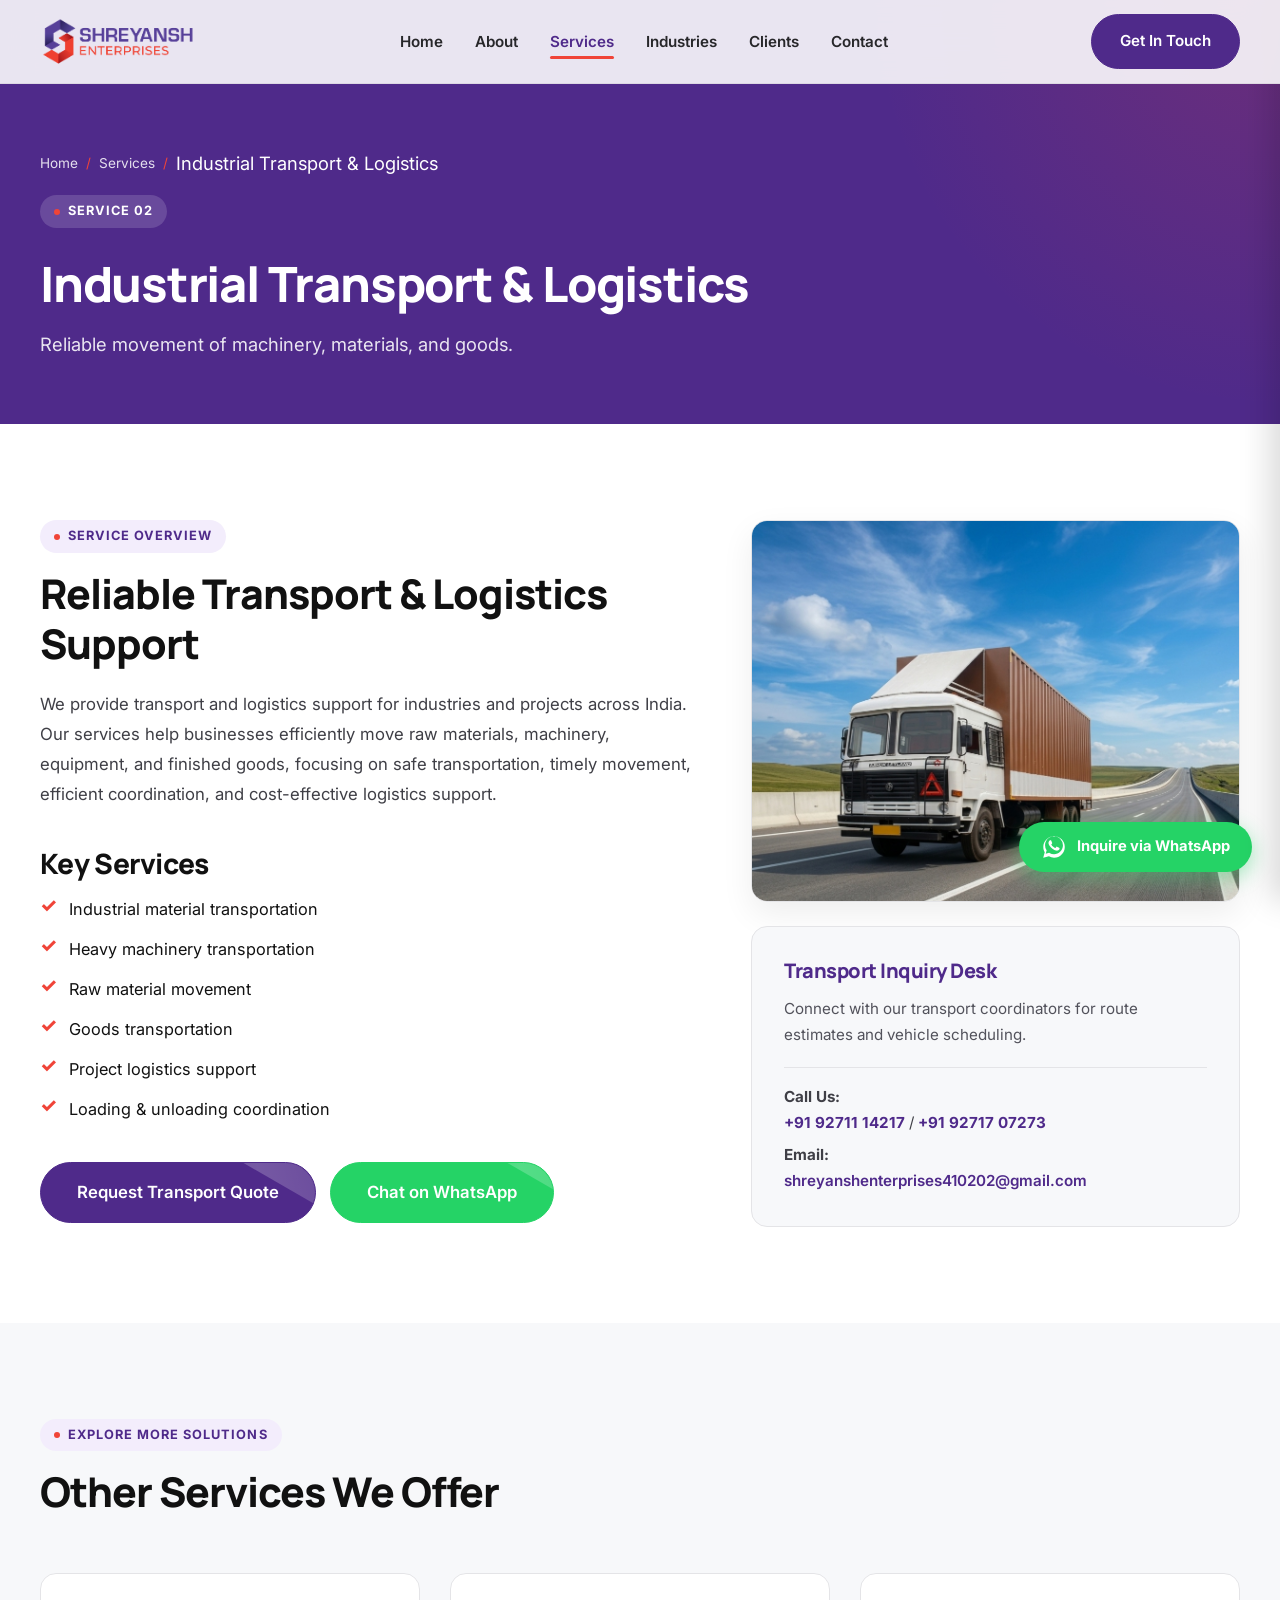
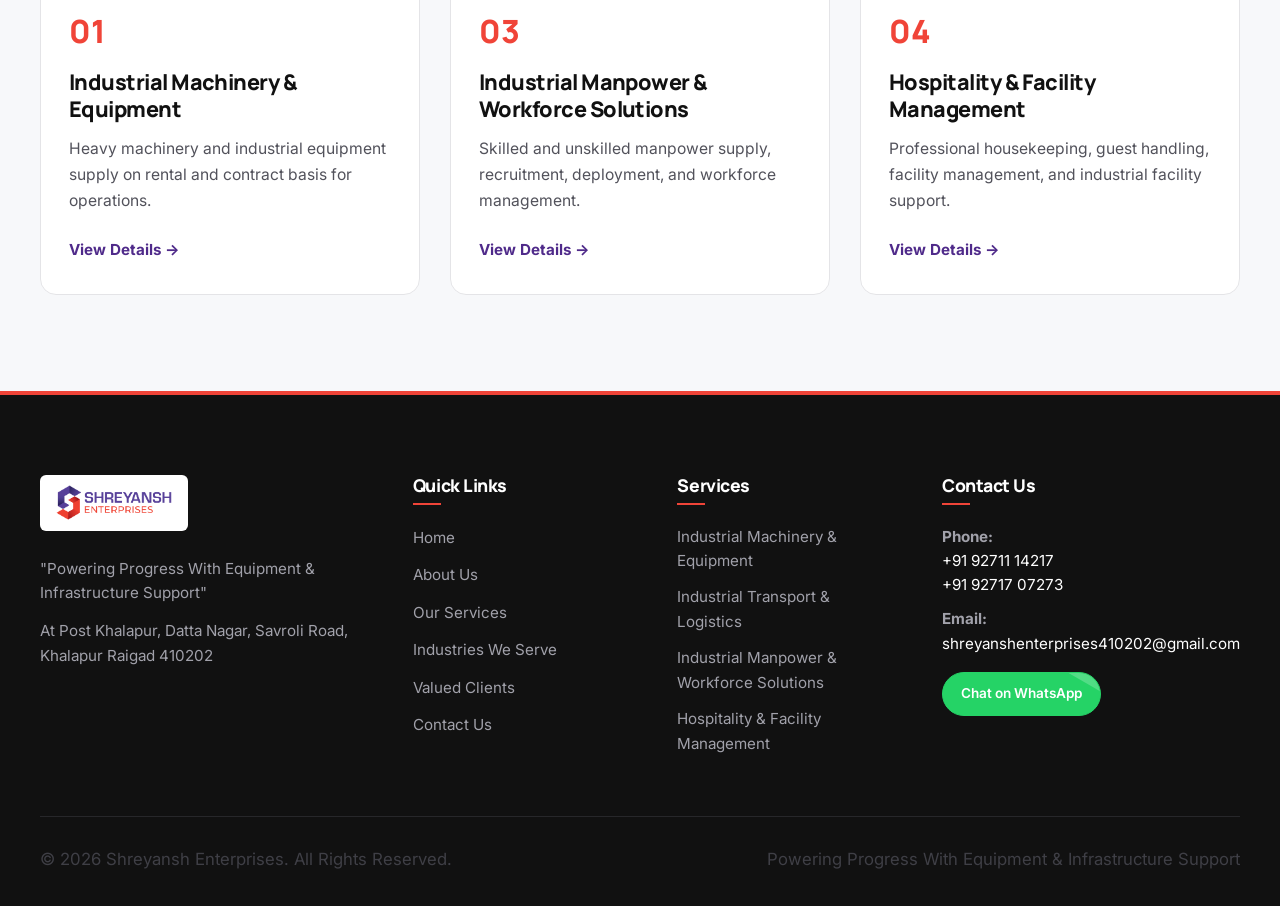
<file: services/transport.html>
<!DOCTYPE html>
<html lang="en">
<head>
  <meta charset="UTF-8">
  <meta name="viewport" content="width=device-width, initial-scale=1.0">
  <title>Industrial Transport & Logistics | Shreyansh Enterprises</title>
  <meta name="description" content="Industrial Transport & Logistics services by Shreyansh Enterprises. Reliable transportation and logistics solutions across Maharashtra and India for machinery and materials.">
  <meta name="keywords" content="Industrial Transport & Logistics, Logistics Services, Heavy Transport, Cargo Movement, Industrial Freight, Maharashtra Logistics, Shreyansh Enterprises">
  
  <meta property="og:title" content="Industrial Transport & Logistics | Shreyansh Enterprises">
  <meta property="og:description" content="Reliable transportation and logistics solutions ensuring smooth movement of machinery, materials, and goods across India.">
  <meta property="og:type" content="website">
  <meta property="og:url" content="https://www.shreyanshenterprises.com/services/transport.html">

  <link rel="icon" type="image/png" href="../Shreyansh Logo PNG.png">
  <link rel="stylesheet" href="../styles/main.css">
</head>
<body>

  <!-- Navigation Bar -->
  <header class="navbar">
    <div class="container navbar-container">
      <a href="../index.html" class="navbar-logo" aria-label="Shreyansh Enterprises Home">
        <img src="../Shreyansh Logo PNG.png" alt="Shreyansh Enterprises Logo">
      </a>

      <nav aria-label="Main Navigation">
        <ul class="nav-links">
          <li><a href="../index.html" class="nav-link">Home</a></li>
          <li><a href="../about.html" class="nav-link">About</a></li>
          <li><a href="../services.html" class="nav-link active">Services</a></li>
          <li><a href="../industries.html" class="nav-link">Industries</a></li>
          <li><a href="../clients.html" class="nav-link">Clients</a></li>
          <li><a href="../contact.html" class="nav-link">Contact</a></li>
        </ul>
      </nav>

      <div class="nav-cta">
        <a href="../contact.html" class="btn btn-primary">Get In Touch</a>
        <button class="mobile-toggle" aria-label="Toggle navigation menu" aria-expanded="false" aria-controls="mobile-menu">
          <svg viewBox="0 0 24 24"><path d="M3 18h18v-2H3v2zm0-5h18v-2H3v2zm0-7v2h18V6H3z"/></svg>
        </button>
      </div>
    </div>
  </header>

  <!-- Mobile Drawer Menu -->
  <div class="mobile-menu" id="mobile-menu" aria-label="Mobile Navigation Menu">
    <ul class="mobile-nav-links">
      <li><a href="../index.html" class="mobile-nav-link">Home</a></li>
      <li><a href="../about.html" class="mobile-nav-link">About Us</a></li>
      <li><a href="../services.html" class="mobile-nav-link active">Our Services</a></li>
      <li><a href="../industries.html" class="mobile-nav-link">Industries</a></li>
      <li><a href="../clients.html" class="mobile-nav-link">Valued Clients</a></li>
      <li><a href="../contact.html" class="mobile-nav-link">Contact Us</a></li>
    </ul>
    <div style="margin-top: auto; display: flex; flex-direction: column; gap: 12px;">
      <a href="../contact.html" class="btn btn-primary" style="width: 100%;">Get In Touch</a>
      <a href="https://wa.me/919271707273?text=Hello%20Shreyansh%20Enterprises%2C%20I%20would%20like%20to%20know%20more%20about%20your%20services." target="_blank" rel="noopener" class="btn btn-whatsapp" style="width: 100%;">
        Chat on WhatsApp
      </a>
    </div>
  </div>

  <main>
    <!-- Service Header -->
    <section class="subpage-hero">
      <div class="container">
        <div class="breadcrumbs">
          <a href="../index.html">Home</a>
          <span>/</span>
          <a href="../services.html">Services</a>
          <span>/</span>
          <p style="margin: 0; color: white; display: inline;">Industrial Transport &amp; Logistics</p>
        </div>
        <span class="section-badge" style="background: rgba(255,255,255,0.15); color: white;">SERVICE 02</span>
        <h1>Industrial Transport &amp; Logistics</h1>
        <p>
          Reliable movement of machinery, materials, and goods.
        </p>
      </div>
    </section>

    <!-- Detail Content -->
    <section class="section">
      <div class="container">
        <div class="service-detail-grid">
          <div>
            <span class="section-badge">Service Overview</span>
            <h2 style="margin-bottom: 20px;">Reliable Transport &amp; Logistics Support</h2>
            <p style="font-size: 1.05rem; line-height: 1.8; margin-bottom: 20px;">
              We provide transport and logistics support for industries and projects across India. Our services help businesses efficiently move raw materials, machinery, equipment, and finished goods, focusing on safe transportation, timely movement, efficient coordination, and cost-effective logistics support.
            </p>
            
            <h3 style="margin-top: 36px; margin-bottom: 16px;">Key Services</h3>
            <ul style="list-style: none; padding: 0; display: flex; flex-direction: column; gap: 14px; margin-bottom: 40px;">
              <li style="display: flex; align-items: flex-start; gap: 12px; font-size: 1.02rem;">
                <span style="color: var(--accent); font-weight: 800; font-size: 1.2rem; line-height: 1;">✓</span>
                <span>Industrial material transportation</span>
              </li>
              <li style="display: flex; align-items: flex-start; gap: 12px; font-size: 1.02rem;">
                <span style="color: var(--accent); font-weight: 800; font-size: 1.2rem; line-height: 1;">✓</span>
                <span>Heavy machinery transportation</span>
              </li>
              <li style="display: flex; align-items: flex-start; gap: 12px; font-size: 1.02rem;">
                <span style="color: var(--accent); font-weight: 800; font-size: 1.2rem; line-height: 1;">✓</span>
                <span>Raw material movement</span>
              </li>
              <li style="display: flex; align-items: flex-start; gap: 12px; font-size: 1.02rem;">
                <span style="color: var(--accent); font-weight: 800; font-size: 1.2rem; line-height: 1;">✓</span>
                <span>Goods transportation</span>
              </li>
              <li style="display: flex; align-items: flex-start; gap: 12px; font-size: 1.02rem;">
                <span style="color: var(--accent); font-weight: 800; font-size: 1.2rem; line-height: 1;">✓</span>
                <span>Project logistics support</span>
              </li>
              <li style="display: flex; align-items: flex-start; gap: 12px; font-size: 1.02rem;">
                <span style="color: var(--accent); font-weight: 800; font-size: 1.2rem; line-height: 1;">✓</span>
                <span>Loading &amp; unloading coordination</span>
              </li>
            </ul>

            <div style="display: flex; gap: 14px; flex-wrap: wrap;">
              <a href="../contact.html" class="btn btn-primary btn-lg">Request Transport Quote</a>
              <a href="https://wa.me/919271707273?text=Hello%20Shreyansh%20Enterprises%2C%20I%20would%20like%20to%20inquire%20about%20Industrial%20Transport%20%26%20Logistics." target="_blank" rel="noopener" class="btn btn-whatsapp btn-lg">
                Chat on WhatsApp
              </a>
            </div>
          </div>

          <div>
            <div class="service-detail-img-box">
              <img src="../transport-support.jpg" alt="Industrial Transport & Logistics Fleet">
            </div>

            <div class="service-info-box">
              <h3 style="font-size: 1.25rem; margin-bottom: 12px; color: var(--primary);">Transport Inquiry Desk</h3>
              <p style="font-size: 0.95rem; margin-bottom: 20px; color: var(--gray-600);">
                Connect with our transport coordinators for route estimates and vehicle scheduling.
              </p>
              <div style="border-top: 1px solid var(--gray-200); padding-top: 16px;">
                <p style="font-size: 0.95rem; margin-bottom: 6px;">
                  <strong>Call Us:</strong><br>
                  <a href="tel:+919271114217" style="color: var(--primary); font-weight: 700;">+91 92711 14217</a> / 
                  <a href="tel:+919271707273" style="color: var(--primary); font-weight: 700;">+91 92717 07273</a>
                </p>
                <p style="font-size: 0.95rem; margin: 0;">
                  <strong>Email:</strong><br>
                  <a href="mailto:shreyanshenterprises410202@gmail.com" style="color: var(--primary); font-weight: 600;">shreyanshenterprises410202@gmail.com</a>
                </p>
              </div>
            </div>
          </div>
        </div>
      </div>
    </section>

    <!-- Other Services Navigation -->
    <section class="section section-light">
      <div class="container">
        <div class="section-header">
          <span class="section-badge">Explore More Solutions</span>
          <h2>Other Services We Offer</h2>
        </div>

        <div class="services-grid">
          <a href="heavy-machinery.html" class="service-card" aria-label="Explore Industrial Machinery & Equipment">
            <span class="service-number">01</span>
            <h3 class="service-title">Industrial Machinery &amp; Equipment</h3>
            <p class="service-desc">
              Heavy machinery and industrial equipment supply on rental and contract basis for operations.
            </p>
            <span class="service-link">View Details &rarr;</span>
          </a>

          <a href="employee-management.html" class="service-card" aria-label="Explore Industrial Manpower & Workforce Solutions">
            <span class="service-number">03</span>
            <h3 class="service-title">Industrial Manpower &amp; Workforce Solutions</h3>
            <p class="service-desc">
              Skilled and unskilled manpower supply, recruitment, deployment, and workforce management.
            </p>
            <span class="service-link">View Details &rarr;</span>
          </a>

          <a href="hospitality-management.html" class="service-card" aria-label="Explore Hospitality & Facility Management">
            <span class="service-number">04</span>
            <h3 class="service-title">Hospitality &amp; Facility Management</h3>
            <p class="service-desc">
              Professional housekeeping, guest handling, facility management, and industrial facility support.
            </p>
            <span class="service-link">View Details &rarr;</span>
          </a>
        </div>
      </div>
    </section>
  </main>

  <!-- Footer -->
  <footer class="footer">
    <div class="container">
      <div class="footer-grid">
        <div>
          <div class="footer-logo-container">
            <img src="../Shreyansh Logo PNG.png" alt="Shreyansh Enterprises Logo" class="footer-logo">
          </div>
          <p class="footer-desc">"Powering Progress With Equipment &amp; Infrastructure Support"</p>
          <p class="footer-desc" style="margin-top: 14px;">
            At Post Khalapur, Datta Nagar, Savroli Road, Khalapur Raigad 410202
          </p>
        </div>

        <div>
          <h4 class="footer-title">Quick Links</h4>
          <ul class="footer-links">
            <li><a href="../index.html" class="footer-link">Home</a></li>
            <li><a href="../about.html" class="footer-link">About Us</a></li>
            <li><a href="../services.html" class="footer-link">Our Services</a></li>
            <li><a href="../industries.html" class="footer-link">Industries We Serve</a></li>
            <li><a href="../clients.html" class="footer-link">Valued Clients</a></li>
            <li><a href="../contact.html" class="footer-link">Contact Us</a></li>
          </ul>
        </div>

        <div>
          <h4 class="footer-title">Services</h4>
          <ul class="footer-links">
            <li><a href="heavy-machinery.html" class="footer-link">Industrial Machinery &amp; Equipment</a></li>
            <li><a href="transport.html" class="footer-link">Industrial Transport &amp; Logistics</a></li>
            <li><a href="employee-management.html" class="footer-link">Industrial Manpower &amp; Workforce Solutions</a></li>
            <li><a href="hospitality-management.html" class="footer-link">Hospitality &amp; Facility Management</a></li>
          </ul>
        </div>

        <div>
          <h4 class="footer-title">Contact Us</h4>
          <p class="footer-desc" style="margin-bottom: 10px;">
            <strong>Phone:</strong><br>
            <a href="tel:+919271114217" style="color: var(--white);">+91 92711 14217</a><br>
            <a href="tel:+919271707273" style="color: var(--white);">+91 92717 07273</a>
          </p>
          <p class="footer-desc" style="margin-bottom: 16px;">
            <strong>Email:</strong><br>
            <a href="mailto:shreyanshenterprises410202@gmail.com" style="color: var(--white);">shreyanshenterprises410202@gmail.com</a>
          </p>
          <a href="https://wa.me/919271707273?text=Hello%20Shreyansh%20Enterprises%2C%20I%20would%20like%20to%20know%20more%20about%20your%20services." target="_blank" rel="noopener" class="btn btn-whatsapp" style="padding: 10px 18px; font-size: 0.85rem;">
            Chat on WhatsApp
          </a>
        </div>
      </div>

      <div class="footer-bottom">
        <p>&copy; 2026 Shreyansh Enterprises. All Rights Reserved.</p>
        <p>Powering Progress With Equipment &amp; Infrastructure Support</p>
      </div>
    </div>
  </footer>

  <!-- Floating WhatsApp Widget -->
  <a href="https://wa.me/919271707273?text=Hello%20Shreyansh%20Enterprises%2C%20I%20would%20like%20to%20inquire%20about%20Transport%20Support." target="_blank" rel="noopener" class="floating-whatsapp" title="Inquire on WhatsApp" aria-label="Inquire on WhatsApp">
    <svg viewBox="0 0 24 24"><path d="M12.04 2c-5.46 0-9.91 4.45-9.91 9.91 0 1.75.46 3.45 1.32 4.95L2.05 22l5.25-1.38c1.45.79 3.08 1.21 4.74 1.21 5.46 0 9.91-4.45 9.91-9.91 0-2.65-1.03-5.14-2.9-7.01A9.84 9.84 0 0012.04 2zm.01 16.67c-1.49 0-2.95-.4-4.23-1.16l-.3-.18-3.14.82.84-3.06-.2-.31a8.18 8.18 0 01-1.26-4.37c0-4.54 3.7-8.24 8.24-8.24 2.2 0 4.27.86 5.82 2.42a8.18 8.18 0 012.42 5.82c0 4.54-3.7 8.24-8.19 8.24zm4.51-6.16c-.25-.12-1.47-.72-1.69-.8-.23-.08-.39-.12-.56.12-.17.25-.64.8-.79.97-.15.17-.3.19-.55.07-.25-.12-1.05-.39-2-1.23-.74-.66-1.24-1.47-1.39-1.72-.15-.25-.02-.38.11-.5.11-.11.25-.29.37-.43.12-.14.16-.25.25-.42.08-.17.04-.31-.02-.43s-.56-1.35-.77-1.85c-.2-.48-.41-.42-.56-.43h-.48c-.17 0-.44.06-.67.31-.23.25-.88.86-.88 2.1 0 1.24.9 2.44 1.03 2.61.12.17 1.77 2.71 4.29 3.8.6.26 1.07.41 1.44.53.61.19 1.16.17 1.6.1.49-.07 1.47-.6 1.68-1.18.21-.58.21-1.07.15-1.18-.07-.11-.22-.17-.47-.3z"/></svg>
    <span>Inquire via WhatsApp</span>
  </a>

  <!-- Script -->
  <script src="../scripts/app.js"></script>
</body>
</html>
</file>
<file: styles/main.css>
/* ==========================================================================
   SHREYANSH ENTERPRISES - CORPORATE DESIGN SYSTEM
   Tagline: "Powering Progress With Equipment & Infrastructure Support"
   ========================================================================== */

@import url('https://fonts.googleapis.com/css2?family=Inter:wght@400;500;600;700&family=Manrope:wght@600;700;800&display=swap');

:root {
  /* Brand Colors */
  --primary: #4F2A8A;
  --primary-hover: #3E206D;
  --primary-light: #683CB0;
  --primary-subtle: #F3EDFC;
  
  --accent: #F04438;
  --accent-hover: #D93327;
  --accent-subtle: #FEECEB;

  --dark: #111111;
  --dark-surface: #1A1A1E;
  --gray-900: #18181B;
  --gray-800: #27272A;
  --gray-700: #3F3F46;
  --gray-600: #52525B;
  --gray-500: #71717A;
  --gray-400: #A1A1AA;
  --gray-300: #D4D4D8;
  --gray-200: #E4E4E7;
  --gray-100: #F4F4F5;
  --gray-50: #F7F8FA;
  --white: #FFFFFF;

  /* Typography */
  --font-heading: 'Manrope', -apple-system, BlinkMacSystemFont, 'Segoe UI', Roboto, sans-serif;
  --font-body: 'Inter', -apple-system, BlinkMacSystemFont, 'Segoe UI', Roboto, sans-serif;

  /* Layout & Spacing */
  --container-max: 1240px;
  --header-height: 84px;

  --radius-xs: 3px;
  --radius-sm: 6px;
  --radius-md: 10px;
  --radius-lg: 16px;
  --radius-full: 9999px;

  --shadow-xs: 0 1px 3px rgba(0, 0, 0, 0.05);
  --shadow-sm: 0 4px 14px rgba(0, 0, 0, 0.05);
  --shadow-md: 0 12px 32px rgba(79, 42, 138, 0.09);
  --shadow-lg: 0 24px 48px rgba(79, 42, 138, 0.16);

  --transition-fast: 0.2s cubic-bezier(0.16, 1, 0.3, 1);
  --transition-normal: 0.35s cubic-bezier(0.16, 1, 0.3, 1);
  --transition-slow: 0.6s cubic-bezier(0.16, 1, 0.3, 1);
}

/* Global Resets */
*, *::before, *::after {
  box-sizing: border-box;
  margin: 0;
  padding: 0;
}

html {
  font-family: var(--font-body);
  font-size: 16px;
  scroll-behavior: smooth;
  color: var(--dark);
  background-color: var(--white);
  -webkit-font-smoothing: antialiased;
  -moz-osx-font-smoothing: grayscale;
}

body {
  overflow-x: hidden;
  line-height: 1.6;
  background-color: var(--white);
  color: var(--dark);
}

body.no-scroll {
  overflow: hidden;
}

/* Accessibility Focus */
a:focus-visible, 
button:focus-visible, 
input:focus-visible, 
select:focus-visible, 
textarea:focus-visible {
  outline: 2px solid var(--accent);
  outline-offset: 3px;
}

/* Typography */
h1, h2, h3, h4, h5, h6 {
  font-family: var(--font-heading);
  color: var(--dark);
  line-height: 1.22;
  font-weight: 800;
  letter-spacing: -0.025em;
}

h1 { font-size: clamp(2.3rem, 4.4vw, 3.8rem); }
h2 { font-size: clamp(1.85rem, 3.2vw, 2.75rem); }
h3 { font-size: clamp(1.35rem, 2.2vw, 1.75rem); }
h4 { font-size: 1.2rem; }

p {
  color: var(--gray-700);
  font-size: 1.05rem;
  line-height: 1.7;
}

a {
  color: inherit;
  text-decoration: none;
  transition: color var(--transition-fast);
}

img {
  max-width: 100%;
  height: auto;
  display: block;
}

/* Layout Utilities */
.container {
  width: 100%;
  max-width: var(--container-max);
  margin-left: auto;
  margin-right: auto;
  padding-left: 24px;
  padding-right: 24px;
}

.section {
  padding: 96px 0;
  position: relative;
}

.section-light {
  background-color: var(--gray-50);
}

.section-purple {
  background-color: var(--primary);
  color: var(--white);
}

.section-purple h1, .section-purple h2, .section-purple h3, .section-purple h4 {
  color: var(--white);
}

.section-purple p {
  color: rgba(255, 255, 255, 0.9);
}

.section-header {
  margin-bottom: 56px;
}

.section-header.center {
  text-align: center;
  max-width: 760px;
  margin-left: auto;
  margin-right: auto;
}

.section-subtitle {
  margin-top: 14px;
  font-size: 1.15rem;
  color: var(--gray-600);
}

/* Badges */
.section-badge {
  display: inline-flex;
  align-items: center;
  gap: 8px;
  padding: 6px 14px;
  background-color: var(--primary-subtle);
  color: var(--primary);
  font-size: 0.8rem;
  font-weight: 700;
  letter-spacing: 0.08em;
  text-transform: uppercase;
  border-radius: var(--radius-full);
  margin-bottom: 16px;
}

.section-badge::before {
  content: '';
  width: 6px;
  height: 6px;
  background-color: var(--accent);
  border-radius: 50%;
}

/* Buttons */
.btn {
  display: inline-flex;
  align-items: center;
  justify-content: center;
  gap: 10px;
  padding: 14px 28px;
  font-family: var(--font-body);
  font-weight: 600;
  font-size: 0.95rem;
  border-radius: var(--radius-full);
  border: 1px solid transparent;
  cursor: pointer;
  transition: transform var(--transition-fast), box-shadow var(--transition-fast), background-color var(--transition-fast), border-color var(--transition-fast);
  text-decoration: none;
  white-space: nowrap;
}

.btn:active {
  transform: scale(0.98);
}

.btn-primary {
  background-color: var(--primary);
  color: var(--white);
  border-color: var(--primary);
}

.btn-primary:hover {
  background-color: var(--primary-hover);
  border-color: var(--primary-hover);
  transform: translateY(-2px);
  box-shadow: var(--shadow-md);
}

.btn-accent {
  background-color: var(--accent);
  color: var(--white);
  border-color: var(--accent);
}

.btn-accent:hover {
  background-color: var(--accent-hover);
  border-color: var(--accent-hover);
  transform: translateY(-2px);
  box-shadow: var(--shadow-md);
}

.btn-outline {
  background-color: transparent;
  color: var(--primary);
  border-color: var(--primary);
}

.btn-outline:hover {
  background-color: var(--primary);
  color: var(--white);
  transform: translateY(-2px);
}

.btn-outline-white {
  background-color: transparent;
  color: var(--white);
  border-color: rgba(255, 255, 255, 0.7);
}

.btn-outline-white:hover {
  background-color: var(--white);
  color: var(--primary);
  border-color: var(--white);
  transform: translateY(-2px);
}

.btn-whatsapp {
  background-color: #25D366;
  color: var(--white);
  border-color: #25D366;
}

.btn-whatsapp:hover {
  background-color: #20BA5A;
  border-color: #20BA5A;
  transform: translateY(-2px);
  box-shadow: 0 6px 20px rgba(37, 211, 102, 0.35);
}

.btn-gmail {
  background-color: #EA4335;
  color: var(--white);
  border-color: #EA4335;
}

.btn-gmail:hover {
  background-color: #D93025;
  border-color: #D93025;
  transform: translateY(-2px);
  box-shadow: 0 6px 20px rgba(234, 67, 53, 0.35);
}

.contact-actions-grid {
  display: flex;
  align-items: center;
  gap: 12px;
  flex-wrap: wrap;
  margin-top: 16px;
}

@media (max-width: 768px) {
  .contact-actions-grid {
    flex-direction: column;
    width: 100%;
  }
  .contact-actions-grid .btn {
    width: 100%;
    justify-content: center;
  }
}

.btn-lg {
  padding: 16px 36px;
  font-size: 1.05rem;
}

/* Header & Navigation Bar */
.navbar {
  position: fixed;
  top: 0;
  left: 0;
  width: 100%;
  height: var(--header-height);
  z-index: 1000;
  transition: height var(--transition-normal), background-color var(--transition-normal), box-shadow var(--transition-normal), border-color var(--transition-normal);
  background-color: rgba(255, 255, 255, 0.88);
  backdrop-filter: blur(16px);
  -webkit-backdrop-filter: blur(16px);
  border-bottom: 1px solid rgba(0, 0, 0, 0.06);
}

.navbar.scrolled {
  background-color: rgba(255, 255, 255, 0.96);
  box-shadow: 0 6px 24px rgba(17, 17, 17, 0.08);
  height: 72px;
  border-bottom-color: rgba(0, 0, 0, 0.08);
}

.navbar-container {
  display: flex;
  align-items: center;
  justify-content: space-between;
  height: 100%;
}

.navbar-logo {
  display: flex;
  align-items: center;
  gap: 12px;
  height: 52px;
  transition: transform var(--transition-fast);
}

.navbar-logo:hover {
  transform: scale(1.02);
}

.navbar-logo img {
  height: 100%;
  width: auto;
  object-fit: contain;
}

.nav-links {
  display: flex;
  align-items: center;
  gap: 32px;
  list-style: none;
}

.nav-link {
  font-size: 0.95rem;
  font-weight: 600;
  color: var(--gray-800);
  position: relative;
  padding: 8px 0;
}

.nav-link::after {
  content: '';
  position: absolute;
  bottom: 0;
  left: 0;
  width: 0;
  height: 2.5px;
  background-color: var(--accent);
  transition: width var(--transition-fast);
  border-radius: 2px;
}

.nav-link:hover, .nav-link.active {
  color: var(--primary);
}

.nav-link:hover::after, .nav-link.active::after {
  width: 100%;
}

.nav-cta {
  display: flex;
  align-items: center;
  gap: 16px;
}

/* Mobile Hamburger Toggle */
.mobile-toggle {
  display: none;
  background: none;
  border: none;
  cursor: pointer;
  padding: 8px;
  color: var(--dark);
  z-index: 1002;
}

.mobile-toggle svg {
  width: 28px;
  height: 28px;
  fill: currentColor;
  transition: transform var(--transition-fast);
}

/* Mobile Backdrop Overlay */
.mobile-backdrop {
  position: fixed;
  inset: 0;
  background-color: rgba(0, 0, 0, 0.6);
  backdrop-filter: blur(4px);
  z-index: 998;
  opacity: 0;
  visibility: hidden;
  transition: opacity var(--transition-normal), visibility var(--transition-normal);
}

.mobile-backdrop.open {
  opacity: 1;
  visibility: visible;
}

/* Mobile Drawer Menu */
.mobile-menu {
  position: fixed;
  top: 0;
  right: 0;
  width: 320px;
  max-width: 85vw;
  height: 100vh;
  background-color: var(--white);
  z-index: 999;
  display: flex;
  flex-direction: column;
  padding: 100px 28px 36px 28px;
  transform: translateX(100%);
  transition: transform var(--transition-normal);
  box-shadow: -10px 0 30px rgba(0, 0, 0, 0.15);
  overflow-y: auto;
}

.mobile-menu.open {
  transform: translateX(0);
}

.mobile-nav-links {
  list-style: none;
  display: flex;
  flex-direction: column;
  gap: 12px;
  margin-bottom: 32px;
}

.mobile-nav-link {
  font-family: var(--font-heading);
  font-size: 1.15rem;
  font-weight: 700;
  color: var(--dark);
  padding: 12px 0;
  border-bottom: 1px solid var(--gray-100);
  display: block;
  transition: color var(--transition-fast);
}

.mobile-nav-link:hover, .mobile-nav-link.active {
  color: var(--primary);
}

/* Hero Section & Visual Depth Elements */
.hero-section {
  position: relative;
  min-height: 88vh;
  padding-top: calc(var(--header-height) + 60px);
  padding-bottom: 90px;
  display: flex;
  align-items: center;
  background-color: #0F0B1A;
  color: var(--white);
  overflow: hidden;
}

.hero-bg-media {
  position: absolute;
  top: 0;
  left: 0;
  width: 100%;
  height: 120%;
  z-index: 1;
  will-change: transform;
  transform: translateY(0);
}

.hero-bg-media img {
  width: 100%;
  height: 100%;
  object-fit: cover;
  opacity: 0.36;
  filter: brightness(0.85);
  transition: opacity var(--transition-normal);
}

.hero-overlay {
  position: absolute;
  top: 0;
  left: 0;
  width: 100%;
  height: 100%;
  z-index: 2;
  background: linear-gradient(135deg, rgba(79, 42, 138, 0.94) 0%, rgba(17, 17, 17, 0.88) 65%, rgba(240, 68, 56, 0.28) 100%);
}

.hero-container {
  position: relative;
  z-index: 4;
  display: grid;
  grid-template-columns: 1.25fr 0.75fr;
  gap: 60px;
  align-items: center;
}

.hero-tag {
  display: inline-flex;
  align-items: center;
  gap: 10px;
  padding: 8px 18px;
  background: rgba(255, 255, 255, 0.14);
  border: 1px solid rgba(255, 255, 255, 0.24);
  border-radius: var(--radius-full);
  color: var(--white);
  font-size: 0.82rem;
  font-weight: 700;
  letter-spacing: 0.08em;
  text-transform: uppercase;
  margin-bottom: 24px;
}

.hero-title {
  color: var(--white);
  font-size: clamp(2.4rem, 4.4vw, 3.8rem);
  line-height: 1.12;
  font-weight: 800;
  margin-bottom: 24px;
}

.hero-title .accent-text {
  color: var(--accent);
  display: block;
}

.hero-subtitle {
  color: rgba(255, 255, 255, 0.92);
  font-size: 1.15rem;
  line-height: 1.7;
  margin-bottom: 40px;
  max-width: 620px;
}

.hero-actions {
  display: flex;
  align-items: center;
  gap: 18px;
  flex-wrap: wrap;
}

.hero-card-stat {
  background: rgba(255, 255, 255, 0.09);
  border: 1px solid rgba(255, 255, 255, 0.18);
  border-radius: var(--radius-lg);
  padding: 36px;
  color: var(--white);
  backdrop-filter: blur(12px);
  -webkit-backdrop-filter: blur(12px);
  box-shadow: var(--shadow-lg);
}

/* Subpage Header Banner */
.subpage-hero {
  padding-top: calc(var(--header-height) + 64px);
  padding-bottom: 64px;
  background-color: var(--primary);
  color: var(--white);
  position: relative;
  overflow: hidden;
}

.subpage-hero::after {
  content: '';
  position: absolute;
  top: 0;
  right: 0;
  width: 400px;
  height: 100%;
  background: radial-gradient(circle at top right, rgba(240, 68, 56, 0.18), transparent 70%);
  pointer-events: none;
}

.subpage-hero h1 {
  color: var(--white);
  font-size: clamp(2.2rem, 3.8vw, 3.2rem);
  margin-top: 10px;
  margin-bottom: 16px;
}

.subpage-hero p {
  color: rgba(255, 255, 255, 0.88);
  font-size: 1.15rem;
  max-width: 740px;
  line-height: 1.7;
}

.breadcrumbs {
  display: flex;
  align-items: center;
  gap: 8px;
  font-size: 0.85rem;
  color: rgba(255, 255, 255, 0.7);
  margin-bottom: 16px;
}

.breadcrumbs a {
  color: rgba(255, 255, 255, 0.85);
}

.breadcrumbs a:hover {
  color: var(--white);
  text-decoration: underline;
}

.breadcrumbs span {
  color: var(--accent);
}

/* About Grid Layout */
.about-grid {
  display: grid;
  grid-template-columns: 1fr 1fr;
  gap: 60px;
  align-items: center;
}

.about-image-wrapper {
  position: relative;
  border-radius: var(--radius-lg);
  overflow: hidden;
  box-shadow: var(--shadow-md);
  border: 1px solid var(--gray-200);
  transition: transform var(--transition-normal), box-shadow var(--transition-normal), border-color var(--transition-normal);
}

.about-image-wrapper::after {
  content: '';
  position: absolute;
  inset: 0;
  background: linear-gradient(180deg, transparent 70%, rgba(79, 42, 138, 0.2) 100%);
  opacity: 0;
  transition: opacity var(--transition-normal);
  pointer-events: none;
}

.about-image-wrapper:hover {
  transform: translateY(-6px);
  box-shadow: 0 20px 40px rgba(79, 42, 138, 0.14);
  border-color: rgba(79, 42, 138, 0.3);
}

.about-image-wrapper:hover::after {
  opacity: 1;
}

.about-image-wrapper img {
  width: 100%;
  height: 300px;
  object-fit: cover;
  transition: transform 0.6s cubic-bezier(0.16, 1, 0.3, 1), filter var(--transition-normal);
}

.about-image-wrapper:hover img {
  transform: scale(1.05);
}

/* Service Cards & Smooth Zoom Effects */
.services-grid {
  display: grid;
  grid-template-columns: repeat(auto-fit, minmax(270px, 1fr));
  gap: 30px;
}

.service-card {
  background-color: var(--white);
  border-radius: var(--radius-lg);
  padding: 32px 28px;
  border: 1px solid var(--gray-200);
  transition: transform var(--transition-normal), border-color var(--transition-normal), box-shadow var(--transition-normal), background-color var(--transition-normal);
  display: flex;
  flex-direction: column;
  height: 100%;
  position: relative;
  cursor: pointer;
  text-decoration: none;
  color: inherit;
  overflow: hidden;
}

.service-card::before {
  content: '';
  position: absolute;
  inset: -2px;
  background: radial-gradient(circle at center, rgba(79, 42, 138, 0.08) 0%, transparent 70%);
  opacity: 0;
  transition: opacity var(--transition-normal);
  pointer-events: none;
  z-index: 0;
}

.service-card:hover::before,
.service-card:focus-visible::before {
  opacity: 1;
}

.service-card:focus-visible {
  outline: 2px solid var(--accent);
  outline-offset: 4px;
}

.service-card:hover {
  transform: translateY(-8px);
  border-color: rgba(79, 42, 138, 0.35);
  box-shadow: 0 16px 36px rgba(79, 42, 138, 0.12);
}

.service-card-media {
  position: relative;
  height: 180px;
  overflow: hidden;
  border-radius: var(--radius-md);
  margin-bottom: 24px;
}

.service-card-media::after {
  content: '';
  position: absolute;
  inset: 0;
  background: linear-gradient(180deg, transparent 60%, rgba(17, 17, 17, 0.25) 100%);
  opacity: 0;
  transition: opacity var(--transition-normal);
  pointer-events: none;
}

.service-card:hover .service-card-media::after {
  opacity: 1;
}

.service-card-media img {
  width: 100%;
  height: 100%;
  object-fit: cover;
  transition: transform var(--transition-normal), filter var(--transition-normal);
}

.service-card:hover .service-card-media img {
  transform: scale(1.08);
  filter: brightness(0.96);
}

.service-card * {
  pointer-events: none;
}

.service-number {
  font-family: var(--font-heading);
  font-size: 2rem;
  font-weight: 800;
  color: var(--accent);
  margin-bottom: 12px;
  display: inline-block;
  transition: transform var(--transition-normal), color var(--transition-normal);
  position: relative;
  z-index: 1;
}

.service-card:hover .service-number {
  transform: translateX(4px) scale(1.05);
}

.service-title {
  font-size: 1.35rem;
  margin-bottom: 14px;
  color: var(--dark);
  position: relative;
  z-index: 1;
}

.service-desc {
  color: var(--gray-600);
  font-size: 0.98rem;
  margin-bottom: 24px;
  flex-grow: 1;
  line-height: 1.65;
  position: relative;
  z-index: 1;
}

.service-link {
  display: inline-flex;
  align-items: center;
  gap: 8px;
  font-weight: 700;
  color: var(--primary);
  font-size: 0.95rem;
  margin-top: auto;
  transition: color var(--transition-fast), transform var(--transition-fast);
}

.service-card:hover .service-link {
  color: var(--accent);
  transform: translateX(4px);
}

/* Service Detail View Grid */
.service-detail-grid {
  display: grid;
  grid-template-columns: 1.15fr 0.85fr;
  gap: 50px;
}

.service-detail-img-box {
  border-radius: var(--radius-lg);
  overflow: hidden;
  box-shadow: var(--shadow-md);
  border: 1px solid var(--gray-200);
}

.service-detail-img-box img {
  width: 100%;
  height: 380px;
  object-fit: cover;
  transition: transform var(--transition-normal);
}

.service-detail-img-box:hover img {
  transform: scale(1.03);
}

.service-info-box {
  background-color: var(--gray-50);
  border-radius: var(--radius-lg);
  padding: 32px;
  border: 1px solid var(--gray-200);
}

/* Pillars Section Grid */
.pillars-grid {
  display: grid;
  grid-template-columns: repeat(4, 1fr);
  gap: 24px;
}

.pillar-card {
  background-color: var(--white);
  padding: 32px 24px;
  border-radius: var(--radius-lg);
  border: 1px solid var(--gray-200);
  transition: transform var(--transition-normal), box-shadow var(--transition-normal), border-color var(--transition-normal);
}

.pillar-card:hover {
  transform: translateY(-6px);
  border-color: var(--primary);
  box-shadow: var(--shadow-sm);
}

.pillar-icon {
  width: 48px;
  height: 48px;
  border-radius: var(--radius-md);
  background-color: var(--primary-subtle);
  color: var(--primary);
  display: flex;
  align-items: center;
  justify-content: center;
  margin-bottom: 20px;
}

.pillar-card h3 {
  font-size: 1.15rem;
  margin-bottom: 10px;
}

.pillar-card p {
  font-size: 0.95rem;
  color: var(--gray-600);
}

/* Industries Served Section Grid */
.industries-grid {
  display: grid;
  grid-template-columns: repeat(4, 1fr);
  gap: 24px;
}

.industry-card {
  position: relative;
  border-radius: var(--radius-lg);
  overflow: hidden;
  height: 280px;
  box-shadow: var(--shadow-sm);
  border: 1px solid var(--gray-200);
  transition: transform var(--transition-normal), box-shadow var(--transition-normal), border-color var(--transition-normal);
}

.industry-card::before {
  content: '';
  position: absolute;
  inset: 0;
  background: radial-gradient(circle at center, rgba(240, 68, 56, 0.15) 0%, transparent 75%);
  opacity: 0;
  transition: opacity var(--transition-normal);
  z-index: 2;
  pointer-events: none;
}

.industry-card:hover::before {
  opacity: 1;
}

.industry-card img {
  width: 100%;
  height: 100%;
  object-fit: cover;
  transition: transform 0.6s cubic-bezier(0.16, 1, 0.3, 1), filter var(--transition-normal);
}

.industry-overlay {
  position: absolute;
  inset: 0;
  background: linear-gradient(to top, rgba(17, 17, 17, 0.92) 0%, rgba(17, 17, 17, 0.3) 60%, transparent 100%);
  display: flex;
  flex-direction: column;
  justify-content: flex-end;
  padding: 24px;
  color: var(--white);
  z-index: 3;
  transition: background var(--transition-normal);
}

.industry-card:hover {
  transform: translateY(-8px);
  border-color: rgba(240, 68, 56, 0.4);
  box-shadow: 0 16px 36px rgba(17, 17, 17, 0.18);
}

.industry-card:hover img {
  transform: scale(1.1);
  filter: brightness(1.05);
}

.industry-num {
  font-size: 0.75rem;
  font-weight: 800;
  color: var(--accent);
  letter-spacing: 0.1em;
  margin-bottom: 4px;
  transition: transform var(--transition-fast);
}

.industry-card:hover .industry-num {
  transform: translateX(4px);
}

.industry-title {
  color: var(--white);
  font-size: 1.25rem;
}

/* Client Logos Wall */
.logo-wall {
  display: grid;
  grid-template-columns: repeat(6, 1fr);
  gap: 24px;
  align-items: center;
}

.client-logo-item {
  background-color: var(--white);
  border: 1px solid var(--gray-200);
  border-radius: var(--radius-md);
  padding: 24px 16px;
  display: flex;
  align-items: center;
  justify-content: center;
  height: 110px;
  transition: transform var(--transition-normal), border-color var(--transition-normal), box-shadow var(--transition-normal);
}

.client-logo-item img {
  max-height: 54px;
  width: auto;
  object-fit: contain;
  filter: grayscale(100%);
  opacity: 0.75;
  transition: filter var(--transition-normal), opacity var(--transition-normal);
}

.client-logo-item:hover {
  transform: translateY(-4px);
  border-color: var(--primary);
  box-shadow: var(--shadow-sm);
}

.client-logo-item:hover img {
  filter: grayscale(0%);
  opacity: 1;
}

/* Contact & Form Section */
.contact-grid {
  display: grid;
  grid-template-columns: 0.9fr 1.1fr;
  gap: 50px;
}

.contact-info-card {
  background-color: var(--primary);
  color: var(--white);
  border-radius: var(--radius-lg);
  padding: 44px;
  display: flex;
  flex-direction: column;
}

.contact-info-card h3 {
  color: var(--white);
  font-size: 1.75rem;
  margin-bottom: 16px;
}

.contact-item {
  display: flex;
  gap: 16px;
  margin-top: 28px;
}

.contact-item-icon {
  width: 44px;
  height: 44px;
  border-radius: 50%;
  background: rgba(255, 255, 255, 0.12);
  color: var(--accent);
  display: flex;
  align-items: center;
  justify-content: center;
  flex-shrink: 0;
}

.contact-item-text h4 {
  color: var(--white);
  font-size: 1rem;
  margin-bottom: 4px;
}

.contact-item-text p, .contact-item-text a {
  color: rgba(255, 255, 255, 0.88);
  font-size: 0.95rem;
}

.contact-form-wrapper {
  background-color: var(--white);
  border-radius: var(--radius-lg);
  padding: 44px;
  border: 1px solid var(--gray-200);
  box-shadow: var(--shadow-sm);
}

.form-group {
  margin-bottom: 20px;
}

.form-group label {
  display: block;
  font-size: 0.9rem;
  font-weight: 700;
  color: var(--dark);
  margin-bottom: 8px;
}

.form-control {
  width: 100%;
  padding: 13px 16px;
  font-family: var(--font-body);
  font-size: 0.98rem;
  border-radius: var(--radius-sm);
  border: 1px solid var(--gray-300);
  background-color: var(--white);
  color: var(--dark);
  transition: border-color var(--transition-fast), box-shadow var(--transition-fast);
}

.form-control:focus {
  border-color: var(--primary);
  box-shadow: 0 0 0 3px var(--primary-subtle);
  outline: none;
}

.form-control.error {
  border-color: var(--accent);
  background-color: var(--accent-subtle);
}

.error-msg {
  font-size: 0.82rem;
  color: var(--accent);
  margin-top: 6px;
  display: none;
}

.error-msg.visible {
  display: block;
}

.form-row {
  display: grid;
  grid-template-columns: 1fr 1fr;
  gap: 20px;
}

.form-status {
  margin-top: 20px;
  padding: 16px;
  border-radius: var(--radius-sm);
  display: none;
}

.form-status.notice {
  display: block;
  background-color: var(--primary-subtle);
  border: 1px solid var(--primary-light);
  color: var(--primary);
}

/* Floating WhatsApp Quick Contact */
.floating-whatsapp {
  position: fixed;
  bottom: 28px;
  right: 28px;
  z-index: 990;
  background-color: #25D366;
  color: var(--white);
  padding: 12px 22px;
  border-radius: var(--radius-full);
  display: flex;
  align-items: center;
  gap: 10px;
  font-weight: 700;
  font-size: 0.9rem;
  box-shadow: 0 6px 20px rgba(37, 211, 102, 0.4);
  transition: transform var(--transition-fast), background-color var(--transition-fast);
  text-decoration: none;
}

.floating-whatsapp:hover {
  background-color: #20BA5A;
  transform: translateY(-4px) scale(1.02);
}

.floating-whatsapp svg {
  width: 26px;
  height: 26px;
  fill: currentColor;
  flex-shrink: 0;
}

.floating-whatsapp span {
  font-weight: 700;
  font-size: 0.92rem;
}

/* Footer Section */
.footer {
  background-color: var(--dark);
  color: var(--white);
  padding-top: 80px;
  padding-bottom: 32px;
  border-top: 4px solid var(--accent);
}

.footer-grid {
  display: grid;
  grid-template-columns: 1.5fr 1fr 1fr 1.2fr;
  gap: 48px;
  margin-bottom: 60px;
}

.footer-logo-container {
  display: inline-block;
  background-color: var(--white);
  padding: 8px 14px;
  border-radius: var(--radius-sm);
  margin-bottom: 18px;
}

.footer-logo {
  height: 40px;
  width: auto;
  object-fit: contain;
}

.footer-desc {
  color: var(--gray-400);
  font-size: 0.95rem;
  line-height: 1.6;
}

.footer-title {
  color: var(--white);
  font-size: 1.1rem;
  margin-bottom: 20px;
  position: relative;
  padding-bottom: 8px;
}

.footer-title::after {
  content: '';
  position: absolute;
  bottom: 0;
  left: 0;
  width: 28px;
  height: 2px;
  background-color: var(--accent);
}

.footer-links {
  list-style: none;
  display: flex;
  flex-direction: column;
  gap: 12px;
}

.footer-link {
  color: var(--gray-400);
  font-size: 0.95rem;
  transition: color var(--transition-fast), padding-left var(--transition-fast);
}

.footer-link:hover {
  color: var(--white);
  padding-left: 6px;
}

.footer-bottom {
  padding-top: 28px;
  border-top: 1px solid var(--gray-800);
  display: flex;
  align-items: center;
  justify-content: space-between;
  flex-wrap: wrap;
  gap: 16px;
  color: var(--gray-500);
  font-size: 0.88rem;
}

.contact-info-card {
  position: relative;
  background: linear-gradient(135deg, var(--primary) 0%, #351B60 100%);
  color: var(--white);
  border-radius: var(--radius-lg);
  padding: 44px;
  display: flex;
  flex-direction: column;
  box-shadow: 0 16px 36px rgba(79, 42, 138, 0.18);
  border: 1px solid rgba(255, 255, 255, 0.12);
  overflow: hidden;
}

.contact-info-card::after {
  content: '';
  position: absolute;
  top: -20%;
  right: -20%;
  width: 300px;
  height: 300px;
  border-radius: 50%;
  background: radial-gradient(circle, rgba(240, 68, 56, 0.22) 0%, transparent 70%);
  pointer-events: none;
}

.contact-info-card h3 {
  color: var(--white);
  font-size: 1.75rem;
  margin-bottom: 16px;
  position: relative;
  z-index: 1;
}

.contact-item {
  display: flex;
  align-items: center;
  gap: 16px;
  margin-top: 28px;
  padding: 12px 14px;
  border-radius: var(--radius-md);
  background: rgba(255, 255, 255, 0.05);
  border: 1px solid rgba(255, 255, 255, 0.08);
  transition: transform var(--transition-normal), background-color var(--transition-normal), border-color var(--transition-normal);
  position: relative;
  z-index: 1;
}

.contact-item:hover {
  transform: translateX(6px);
  background: rgba(255, 255, 255, 0.1);
  border-color: rgba(255, 255, 255, 0.22);
}

.contact-item-icon {
  width: 44px;
  height: 44px;
  border-radius: 50%;
  background: rgba(255, 255, 255, 0.14);
  color: var(--accent);
  display: flex;
  align-items: center;
  justify-content: center;
  flex-shrink: 0;
  transition: transform var(--transition-normal), background-color var(--transition-normal);
}

.contact-item:hover .contact-item-icon {
  transform: scale(1.1);
  background: rgba(240, 68, 56, 0.2);
}

.contact-item-text h4 {
  color: var(--white);
  font-size: 1rem;
  margin-bottom: 4px;
}

.contact-item-text p, .contact-item-text a {
  color: rgba(255, 255, 255, 0.92);
  font-size: 0.95rem;
  transition: color var(--transition-fast);
}

.contact-item-text a:hover {
  color: var(--white);
}

.contact-form-wrapper {
  background-color: var(--white);
  border-radius: var(--radius-lg);
  padding: 44px;
  border: 1px solid var(--gray-200);
  box-shadow: 0 12px 32px rgba(17, 17, 17, 0.06);
  transition: box-shadow var(--transition-normal), border-color var(--transition-normal);
}

.contact-form-wrapper:focus-within {
  border-color: rgba(79, 42, 138, 0.25);
  box-shadow: 0 16px 40px rgba(79, 42, 138, 0.09);
}

.form-group {
  margin-bottom: 20px;
}

.form-group label {
  display: block;
  font-size: 0.9rem;
  font-weight: 700;
  color: var(--dark);
  margin-bottom: 8px;
  transition: color var(--transition-fast);
}

.form-control {
  width: 100%;
  padding: 13px 16px;
  font-family: var(--font-body);
  font-size: 0.98rem;
  border-radius: var(--radius-sm);
  border: 1px solid var(--gray-300);
  background-color: var(--white);
  color: var(--dark);
  transition: border-color var(--transition-fast), box-shadow var(--transition-fast), transform var(--transition-fast);
}

.form-control:focus {
  border-color: var(--primary);
  box-shadow: 0 0 0 4px var(--primary-subtle);
  outline: none;
  transform: translateY(-1px);
}

.form-control.error {
  border-color: var(--accent);
  background-color: var(--accent-subtle);
  box-shadow: 0 0 0 4px rgba(240, 68, 56, 0.12);
}

.error-msg {
  font-size: 0.82rem;
  color: var(--accent);
  margin-top: 6px;
  display: none;
  animation: fadeIn 0.3s ease;
}

.error-msg.visible {
  display: block;
}

.form-row {
  display: grid;
  grid-template-columns: 1fr 1fr;
  gap: 20px;
}

.form-status {
  margin-top: 20px;
  padding: 18px 20px;
  border-radius: var(--radius-md);
  display: none;
  animation: fadeIn 0.4s ease;
}

.form-status.notice {
  display: block;
  background-color: var(--primary-subtle);
  border: 1px solid var(--primary-light);
  color: var(--primary);
  box-shadow: 0 8px 24px rgba(79, 42, 138, 0.1);
}

/* Floating WhatsApp Quick Contact */
.floating-whatsapp {
  position: fixed;
  bottom: 28px;
  right: 28px;
  z-index: 990;
  background-color: #25D366;
  color: var(--white);
  padding: 12px 22px;
  border-radius: var(--radius-full);
  display: flex;
  align-items: center;
  gap: 10px;
  font-weight: 700;
  font-size: 0.9rem;
  box-shadow: 0 6px 20px rgba(37, 211, 102, 0.4);
  transition: transform var(--transition-fast), background-color var(--transition-fast);
  text-decoration: none;
}

.floating-whatsapp:hover {
  background-color: #20BA5A;
  transform: translateY(-4px) scale(1.02);
}

.floating-whatsapp svg {
  width: 26px;
  height: 26px;
  fill: currentColor;
  flex-shrink: 0;
}

.floating-whatsapp span {
  font-weight: 700;
  font-size: 0.92rem;
}

/* Footer Section */
.footer {
  background-color: var(--dark);
  color: var(--white);
  padding-top: 80px;
  padding-bottom: 32px;
  border-top: 4px solid var(--accent);
}

.footer-grid {
  display: grid;
  grid-template-columns: 1.5fr 1fr 1fr 1.2fr;
  gap: 48px;
  margin-bottom: 60px;
}

.footer-logo-container {
  display: inline-block;
  background-color: var(--white);
  padding: 8px 14px;
  border-radius: var(--radius-sm);
  margin-bottom: 18px;
}

.footer-logo {
  height: 40px;
  width: auto;
  object-fit: contain;
}

.footer-desc {
  color: var(--gray-400);
  font-size: 0.95rem;
  line-height: 1.6;
}

.footer-title {
  color: var(--white);
  font-size: 1.1rem;
  margin-bottom: 20px;
  position: relative;
  padding-bottom: 8px;
}

.footer-title::after {
  content: '';
  position: absolute;
  bottom: 0;
  left: 0;
  width: 28px;
  height: 2px;
  background-color: var(--accent);
}

.footer-links {
  list-style: none;
  display: flex;
  flex-direction: column;
  gap: 12px;
}

.footer-link {
  color: var(--gray-400);
  font-size: 0.95rem;
  transition: color var(--transition-fast), padding-left var(--transition-fast);
}

.footer-link:hover {
  color: var(--white);
  padding-left: 6px;
}

.footer-bottom {
  padding-top: 28px;
  border-top: 1px solid var(--gray-800);
  display: flex;
  align-items: center;
  justify-content: space-between;
  flex-wrap: wrap;
  gap: 16px;
  color: var(--gray-500);
  font-size: 0.88rem;
}

/* Scroll Progress Bar at top of screen */
.scroll-progress-bar {
  position: fixed;
  top: 0;
  left: 0;
  height: 3px;
  width: 0%;
  background: linear-gradient(90deg, var(--primary) 0%, var(--accent) 100%);
  z-index: 1005;
  transition: width 0.1s linear;
  pointer-events: none;
}

/* Custom Cursor Glow/Spotlight (Desktop only) */
.custom-cursor-glow {
  position: fixed;
  top: 0;
  left: 0;
  width: 400px;
  height: 400px;
  margin-left: -200px;
  margin-top: -200px;
  border-radius: 50%;
  background: radial-gradient(circle, rgba(79, 42, 138, 0.07) 0%, rgba(240, 68, 56, 0.03) 45%, transparent 70%);
  pointer-events: none;
  z-index: 9999;
  opacity: 0;
  transition: opacity 0.4s ease;
  will-change: transform;
}

@media (max-width: 1024px) {
  .custom-cursor-glow {
    display: none !important;
  }
}

/* Premium Button Shine/Gradient Hover */
.btn {
  position: relative;
  overflow: hidden;
}

.btn::before {
  content: '';
  position: absolute;
  top: -50%;
  left: -50%;
  width: 200%;
  height: 200%;
  background: linear-gradient(
    45deg,
    transparent 0%,
    rgba(255, 255, 255, 0.22) 50%,
    transparent 100%
  );
  transform: rotate(30deg) translateY(-100%);
  transition: transform 0.6s cubic-bezier(0.16, 1, 0.3, 1);
  pointer-events: none;
}

.btn:hover::before {
  transform: rotate(30deg) translateY(100%);
}

/* Staggered Scroll Reveal Delay Utilities */
.delay-1 { transition-delay: 0.1s; }
.delay-2 { transition-delay: 0.2s; }
.delay-3 { transition-delay: 0.3s; }
.delay-4 { transition-delay: 0.4s; }

/* Service Card 3D Tilt Wrapper */
.service-card {
  perspective: 1000px;
  transform-style: preserve-3d;
  will-change: transform;
}

/* Scroll Fade-Up Animation Classes */
.reveal-fade {
  opacity: 0;
  transform: translateY(28px);
  transition: opacity 0.7s cubic-bezier(0.16, 1, 0.3, 1), transform 0.7s cubic-bezier(0.16, 1, 0.3, 1);
  will-change: opacity, transform;
}

.reveal-fade.revealed {
  opacity: 1;
  transform: translateY(0);
}

/* Accessibility & Reduced Motion */
@media (prefers-reduced-motion: reduce) {
  *, *::before, *::after {
    animation-duration: 0.01ms !important;
    animation-iteration-count: 1 !important;
    transition-duration: 0.01ms !important;
    scroll-behavior: auto !important;
  }
  .reveal-fade {
    opacity: 1 !important;
    transform: none !important;
  }
  .hero-bg-media {
    transform: none !important;
  }
  .custom-cursor-glow {
    display: none !important;
  }
}

/* Subpage & Service Detail Hero Entrance Animations */
.subpage-hero h1,
.subpage-hero p,
.breadcrumbs {
  opacity: 0;
  transform: translateY(18px);
  transition: opacity 0.7s cubic-bezier(0.16, 1, 0.3, 1), transform 0.7s cubic-bezier(0.16, 1, 0.3, 1);
}

.subpage-hero.loaded h1 {
  opacity: 1;
  transform: translateY(0);
  transition-delay: 0.15s;
}

.subpage-hero.loaded p {
  opacity: 1;
  transform: translateY(0);
  transition-delay: 0.28s;
}

.subpage-hero.loaded .breadcrumbs {
  opacity: 1;
  transform: translateY(0);
  transition-delay: 0.05s;
}

/* Service Detail Image Box Enhancements */
.service-detail-img-box {
  border-radius: var(--radius-lg);
  overflow: hidden;
  box-shadow: 0 12px 32px rgba(17, 17, 17, 0.07);
  border: 1px solid var(--gray-200);
  margin-bottom: 24px;
  transition: transform var(--transition-normal), box-shadow var(--transition-normal);
}

.service-detail-img-box:hover {
  transform: translateY(-4px);
  box-shadow: 0 18px 40px rgba(79, 42, 138, 0.12);
}

/* Footer Visual Refinements */
.footer-link {
  display: inline-block;
  transition: color var(--transition-fast), transform var(--transition-fast);
}

.footer-link:hover {
  color: var(--white);
  transform: translateX(4px);
}

/* Responsive Media Queries */
@media (max-width: 1280px) {
  .container {
    padding-left: 20px;
    padding-right: 20px;
  }
}

@media (max-width: 1024px) {
  .hero-container, 
  .about-grid, 
  .contact-grid, 
  .service-detail-grid {
    grid-template-columns: 1fr;
    gap: 40px;
  }
  .pillars-grid, 
  .industries-grid {
    grid-template-columns: repeat(2, 1fr);
  }
  .logo-wall {
    grid-template-columns: repeat(3, 1fr);
  }
  .footer-grid {
    grid-template-columns: 1fr 1fr;
    gap: 40px;
  }
  .service-card {
    transform: none !important;
  }
  .about-image-wrapper img {
    height: auto;
    max-height: 400px;
  }
  .service-detail-img-box img {
    height: auto;
    max-height: 360px;
  }
}

@media (max-width: 768px) {
  .nav-links, .nav-cta .btn {
    display: none;
  }
  .mobile-toggle {
    display: block;
  }
  .section {
    padding: 56px 0;
  }
  .pillars-grid, 
  .industries-grid {
    grid-template-columns: 1fr;
  }
  .logo-wall {
    grid-template-columns: repeat(2, 1fr);
  }
  .footer-grid {
    grid-template-columns: 1fr;
    gap: 32px;
  }
  .form-row {
    grid-template-columns: 1fr;
  }
  .floating-whatsapp span {
    display: none;
  }
  .floating-whatsapp {
    padding: 14px;
    bottom: 20px;
    right: 20px;
    border-radius: 50%;
  }
  .subpage-hero {
    padding-top: calc(var(--header-height) + 36px);
    padding-bottom: 40px;
  }
  .hero-section {
    padding-top: calc(var(--header-height) + 40px);
    padding-bottom: 60px;
    min-height: auto;
  }
}

@media (max-width: 480px) {
  .container {
    padding-left: 16px;
    padding-right: 16px;
  }
  .logo-wall {
    grid-template-columns: 1fr;
  }
  .contact-info-card, 
  .contact-form-wrapper {
    padding: 24px 18px;
  }
  .hero-actions {
    flex-direction: column;
    width: 100%;
  }
  .hero-actions .btn {
    width: 100%;
  }
  .hero-card-stat {
    padding: 20px 18px;
  }
  .btn-lg {
    padding: 14px 24px;
    font-size: 0.95rem;
  }
}

@media (max-width: 360px) {
  .contact-info-card, 
  .contact-form-wrapper {
    padding: 20px 14px;
  }
  .section-badge {
    font-size: 0.75rem;
    padding: 4px 10px;
  }
}
</file>
